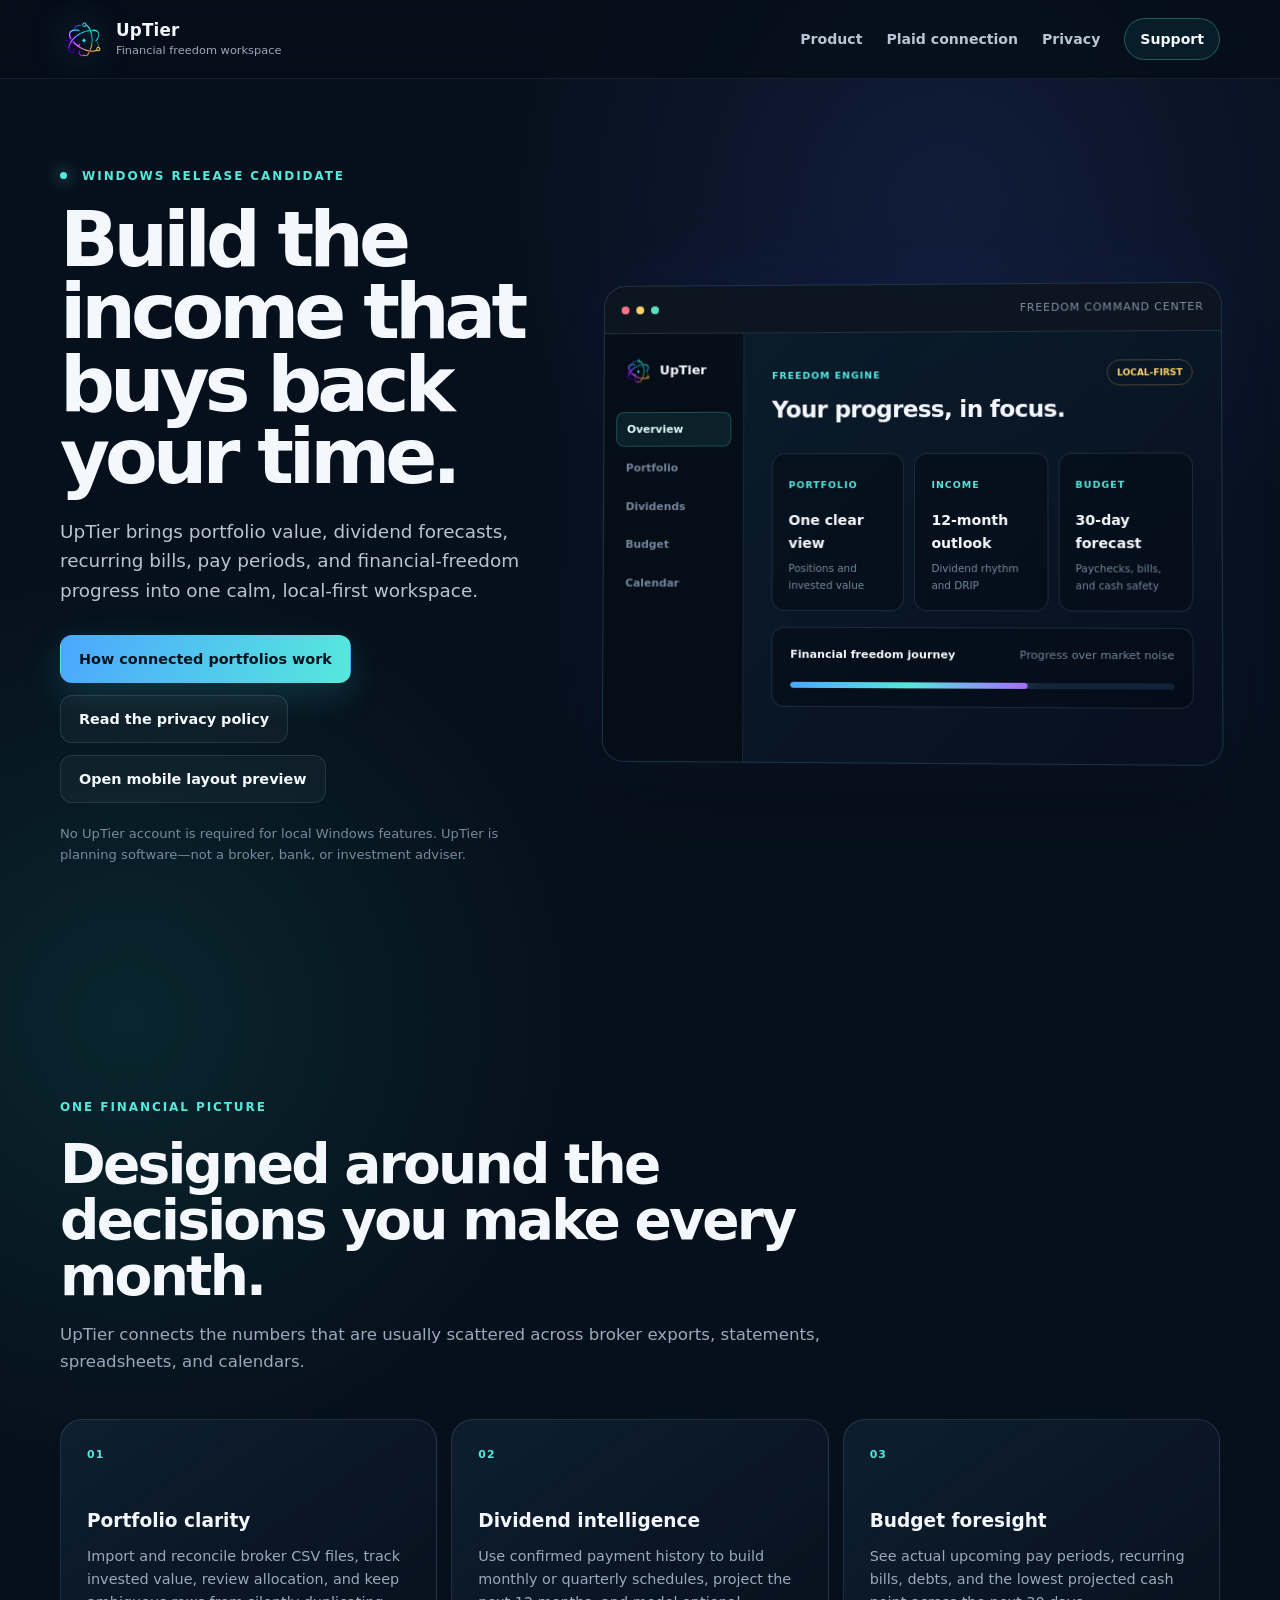
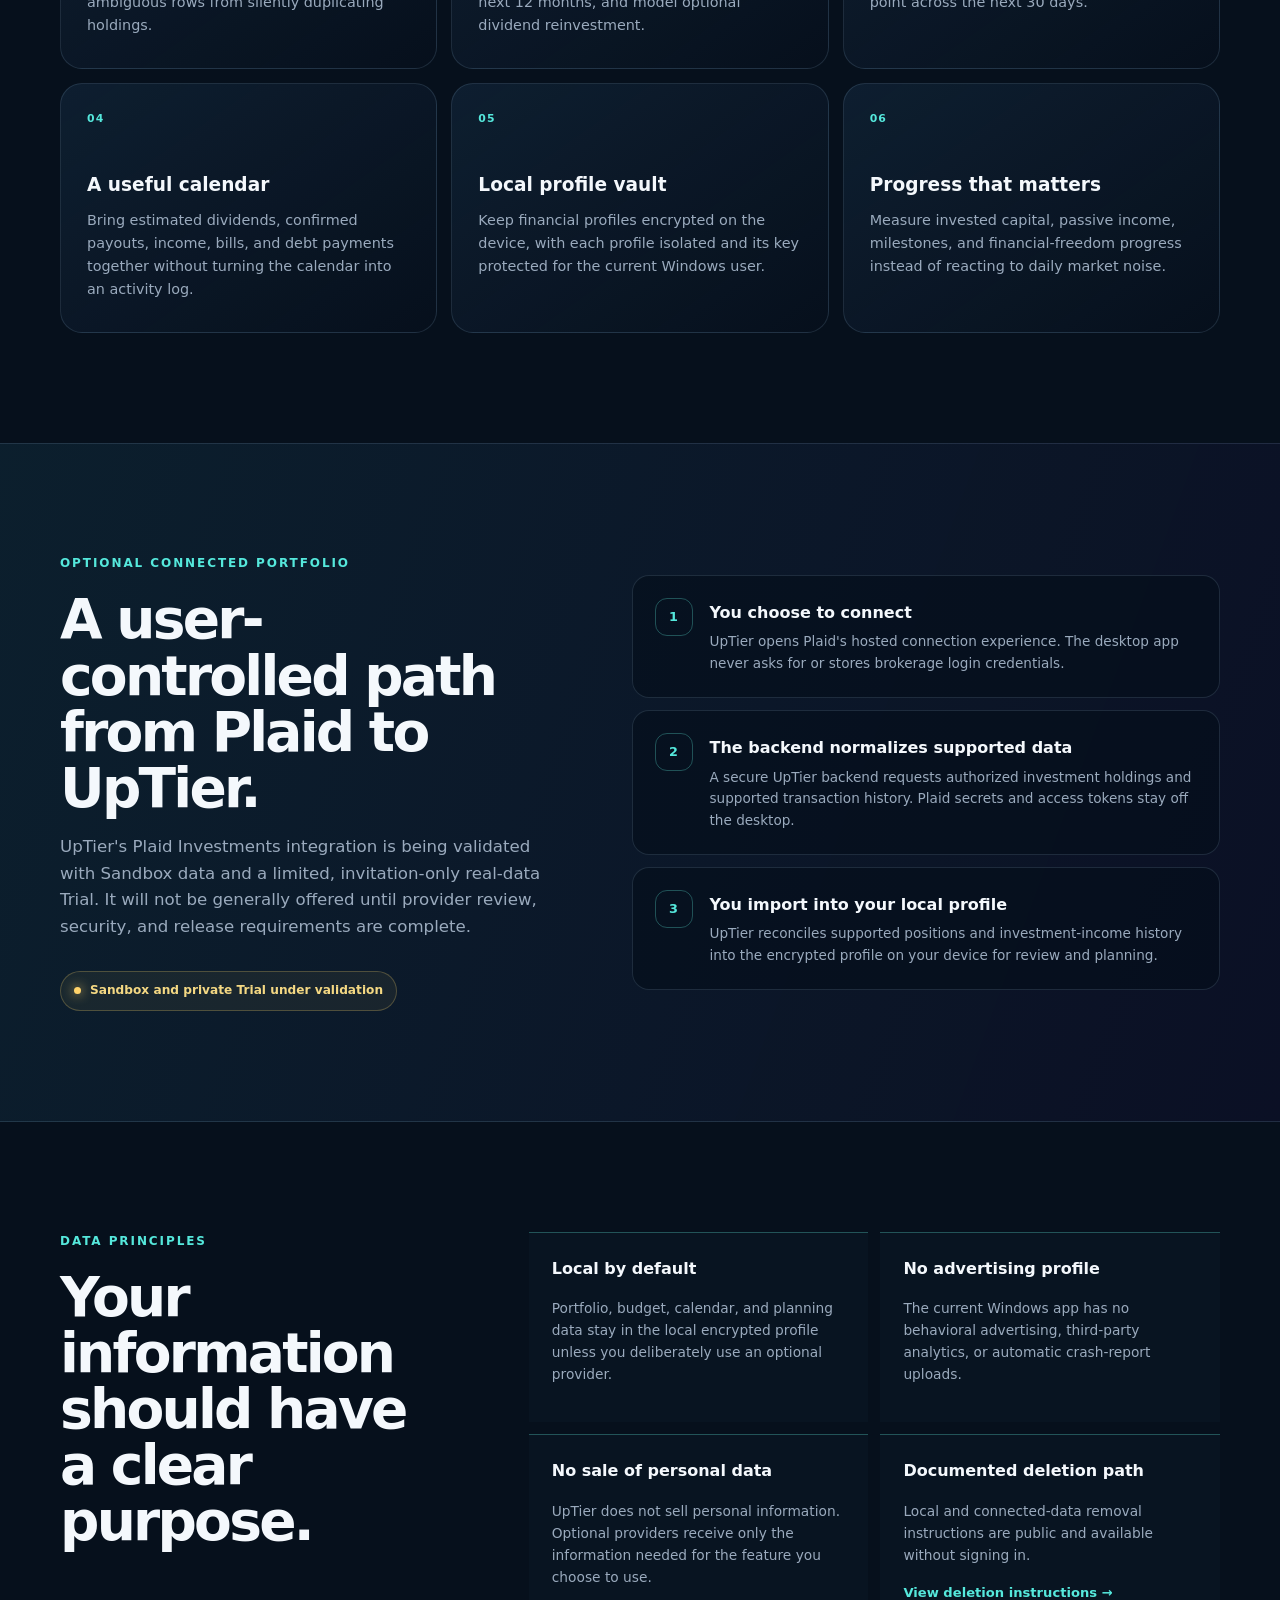
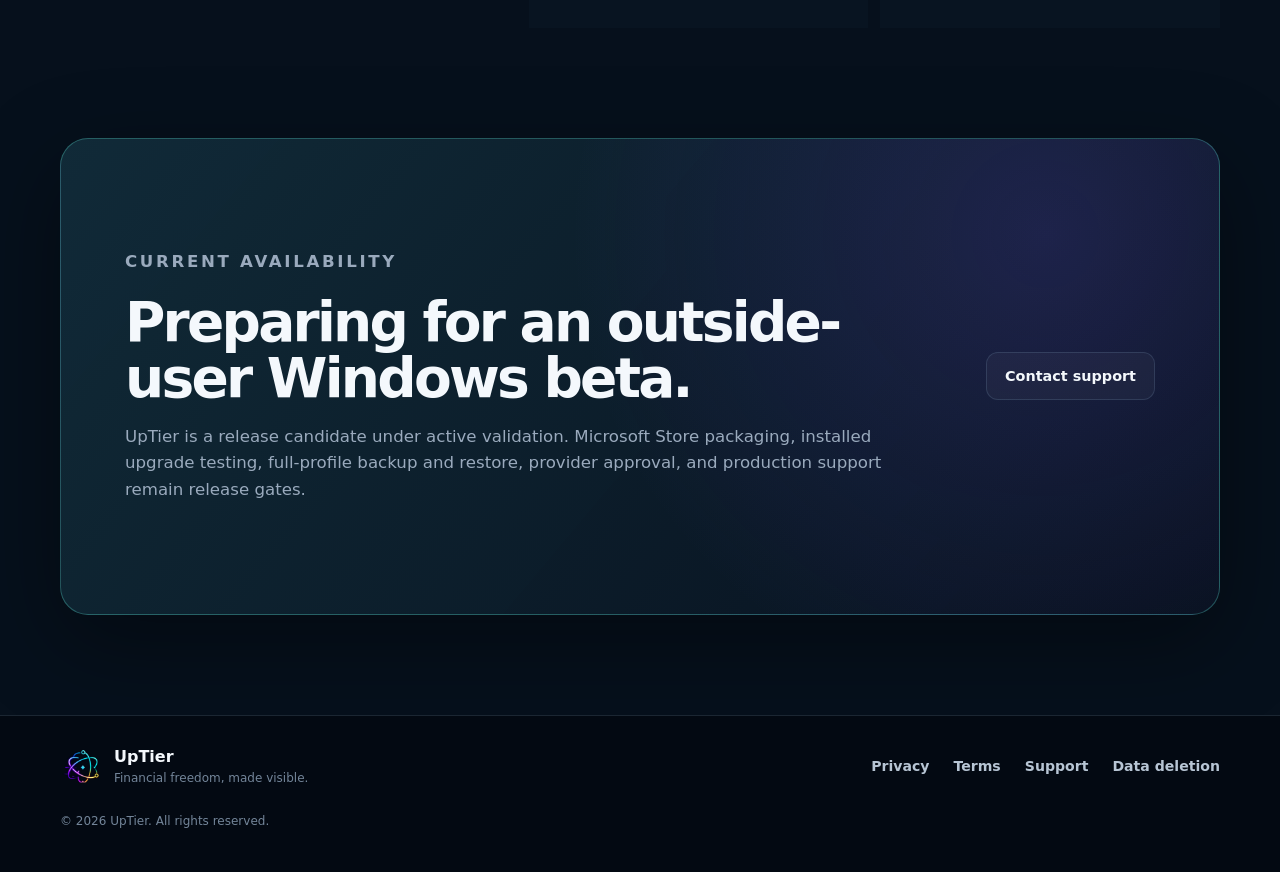
<file: index.html>
<!doctype html>
<html lang="en">
  <head>
    <meta charset="utf-8" />
    <meta name="viewport" content="width=device-width, initial-scale=1" />
    <meta name="theme-color" content="#07111f" />
    <meta name="description" content="UpTier is a local-first financial freedom workspace for portfolio, dividend, budget, and calendar planning." />
    <meta property="og:title" content="UpTier | Financial freedom, made visible" />
    <meta property="og:description" content="A local-first Windows workspace for understanding your portfolio, dividend income, budget, and progress." />
    <meta property="og:type" content="website" />
    <meta property="og:url" content="https://dhunter6409.github.io/uptier-site/" />
    <meta property="og:image" content="https://dhunter6409.github.io/uptier-site/assets/uptier-mark.png" />
    <link rel="canonical" href="https://dhunter6409.github.io/uptier-site/" />
    <link rel="icon" type="image/png" href="assets/uptier-mark.png" />
    <link rel="stylesheet" href="styles.css" />
    <title>UpTier | Financial freedom, made visible</title>
  </head>
  <body>
    <a class="skip-link" href="#main">Skip to content</a>
    <header class="site-header">
      <div class="shell nav-wrap">
        <a class="brand" href="./" aria-label="UpTier home">
          <img src="assets/uptier-mark.png" alt="" width="44" height="44" />
          <span><strong>UpTier</strong><small>Financial freedom workspace</small></span>
        </a>
        <nav aria-label="Primary navigation">
          <a href="#product">Product</a>
          <a href="#plaid">Plaid connection</a>
          <a href="privacy/">Privacy</a>
          <a class="nav-cta" href="support/">Support</a>
        </nav>
      </div>
    </header>

    <main id="main">
      <section class="hero shell">
        <div class="hero-copy">
          <p class="eyebrow"><span></span> Windows release candidate</p>
          <h1>Build the income that buys back your time.</h1>
          <p class="hero-lede">UpTier brings portfolio value, dividend forecasts, recurring bills, pay periods, and financial-freedom progress into one calm, local-first workspace.</p>
          <div class="actions">
            <a class="button primary" href="#plaid">How connected portfolios work</a>
            <a class="button secondary" href="privacy/">Read the privacy policy</a>
            <a class="button secondary" href="app-preview/">Open mobile layout preview</a>
          </div>
          <p class="hero-note">No UpTier account is required for local Windows features. UpTier is planning software—not a broker, bank, or investment adviser.</p>
        </div>

        <div class="product-window" aria-label="Illustration of the UpTier product workspace">
          <div class="window-bar"><i></i><i></i><i></i><span>Freedom command center</span></div>
          <div class="window-body">
            <aside aria-hidden="true">
              <div class="mini-brand"><img src="assets/uptier-mark.png" alt="" /><b>UpTier</b></div>
              <span class="active">Overview</span><span>Portfolio</span><span>Dividends</span><span>Budget</span><span>Calendar</span>
            </aside>
            <div class="window-content">
              <div class="preview-heading"><div><small>FREEDOM ENGINE</small><h2>Your progress, in focus.</h2></div><b>Local-first</b></div>
              <div class="metric-grid">
                <article><small>PORTFOLIO</small><strong>One clear view</strong><span>Positions and invested value</span></article>
                <article><small>INCOME</small><strong>12-month outlook</strong><span>Dividend rhythm and DRIP</span></article>
                <article><small>BUDGET</small><strong>30-day forecast</strong><span>Paychecks, bills, and cash safety</span></article>
              </div>
              <div class="preview-track"><div class="track-label"><b>Financial freedom journey</b><span>Progress over market noise</span></div><div class="track-line"><i></i></div></div>
            </div>
          </div>
        </div>
      </section>

      <section id="product" class="section shell">
        <div class="section-heading">
          <p class="eyebrow">ONE FINANCIAL PICTURE</p>
          <h2>Designed around the decisions you make every month.</h2>
          <p>UpTier connects the numbers that are usually scattered across broker exports, statements, spreadsheets, and calendars.</p>
        </div>
        <div class="feature-grid">
          <article class="feature-card"><span class="feature-number">01</span><h3>Portfolio clarity</h3><p>Import and reconcile broker CSV files, track invested value, review allocation, and keep ambiguous rows from silently duplicating holdings.</p></article>
          <article class="feature-card"><span class="feature-number">02</span><h3>Dividend intelligence</h3><p>Use confirmed payment history to build monthly or quarterly schedules, project the next 12 months, and model optional dividend reinvestment.</p></article>
          <article class="feature-card"><span class="feature-number">03</span><h3>Budget foresight</h3><p>See actual upcoming pay periods, recurring bills, debts, and the lowest projected cash point across the next 30 days.</p></article>
          <article class="feature-card"><span class="feature-number">04</span><h3>A useful calendar</h3><p>Bring estimated dividends, confirmed payouts, income, bills, and debt payments together without turning the calendar into an activity log.</p></article>
          <article class="feature-card"><span class="feature-number">05</span><h3>Local profile vault</h3><p>Keep financial profiles encrypted on the device, with each profile isolated and its key protected for the current Windows user.</p></article>
          <article class="feature-card"><span class="feature-number">06</span><h3>Progress that matters</h3><p>Measure invested capital, passive income, milestones, and financial-freedom progress instead of reacting to daily market noise.</p></article>
        </div>
      </section>

      <section id="plaid" class="section plaid-section">
        <div class="shell plaid-layout">
          <div>
            <p class="eyebrow">OPTIONAL CONNECTED PORTFOLIO</p>
            <h2>A user-controlled path from Plaid to UpTier.</h2>
            <p class="section-copy">UpTier's Plaid Investments integration is being validated with Sandbox data and a limited, invitation-only real-data Trial. It will not be generally offered until provider review, security, and release requirements are complete.</p>
            <div class="status-pill"><span></span> Sandbox and private Trial under validation</div>
          </div>
          <ol class="connection-steps">
            <li><span>1</span><div><h3>You choose to connect</h3><p>UpTier opens Plaid's hosted connection experience. The desktop app never asks for or stores brokerage login credentials.</p></div></li>
            <li><span>2</span><div><h3>The backend normalizes supported data</h3><p>A secure UpTier backend requests authorized investment holdings and supported transaction history. Plaid secrets and access tokens stay off the desktop.</p></div></li>
            <li><span>3</span><div><h3>You import into your local profile</h3><p>UpTier reconciles supported positions and investment-income history into the encrypted profile on your device for review and planning.</p></div></li>
          </ol>
        </div>
      </section>

      <section class="section shell trust-layout">
        <div class="section-heading compact"><p class="eyebrow">DATA PRINCIPLES</p><h2>Your information should have a clear purpose.</h2></div>
        <div class="trust-grid">
          <article><h3>Local by default</h3><p>Portfolio, budget, calendar, and planning data stay in the local encrypted profile unless you deliberately use an optional provider.</p></article>
          <article><h3>No advertising profile</h3><p>The current Windows app has no behavioral advertising, third-party analytics, or automatic crash-report uploads.</p></article>
          <article><h3>No sale of personal data</h3><p>UpTier does not sell personal information. Optional providers receive only the information needed for the feature you choose to use.</p></article>
          <article><h3>Documented deletion path</h3><p>Local and connected-data removal instructions are public and available without signing in.</p><a href="data-deletion/">View deletion instructions →</a></article>
        </div>
      </section>

      <section class="section shell readiness-card">
        <div><p class="eyebrow">CURRENT AVAILABILITY</p><h2>Preparing for an outside-user Windows beta.</h2><p>UpTier is a release candidate under active validation. Microsoft Store packaging, installed upgrade testing, full-profile backup and restore, provider approval, and production support remain release gates.</p></div>
        <a class="button secondary" href="support/">Contact support</a>
      </section>
    </main>

    <footer>
      <div class="shell footer-grid">
        <div class="footer-brand"><img src="assets/uptier-mark.png" alt="" width="42" height="42" /><div><b>UpTier</b><span>Financial freedom, made visible.</span></div></div>
        <nav aria-label="Legal and support"><a href="privacy/">Privacy</a><a href="terms/">Terms</a><a href="support/">Support</a><a href="data-deletion/">Data deletion</a></nav>
        <p>© 2026 UpTier. All rights reserved.</p>
      </div>
    </footer>
  </body>
</html>
</file>
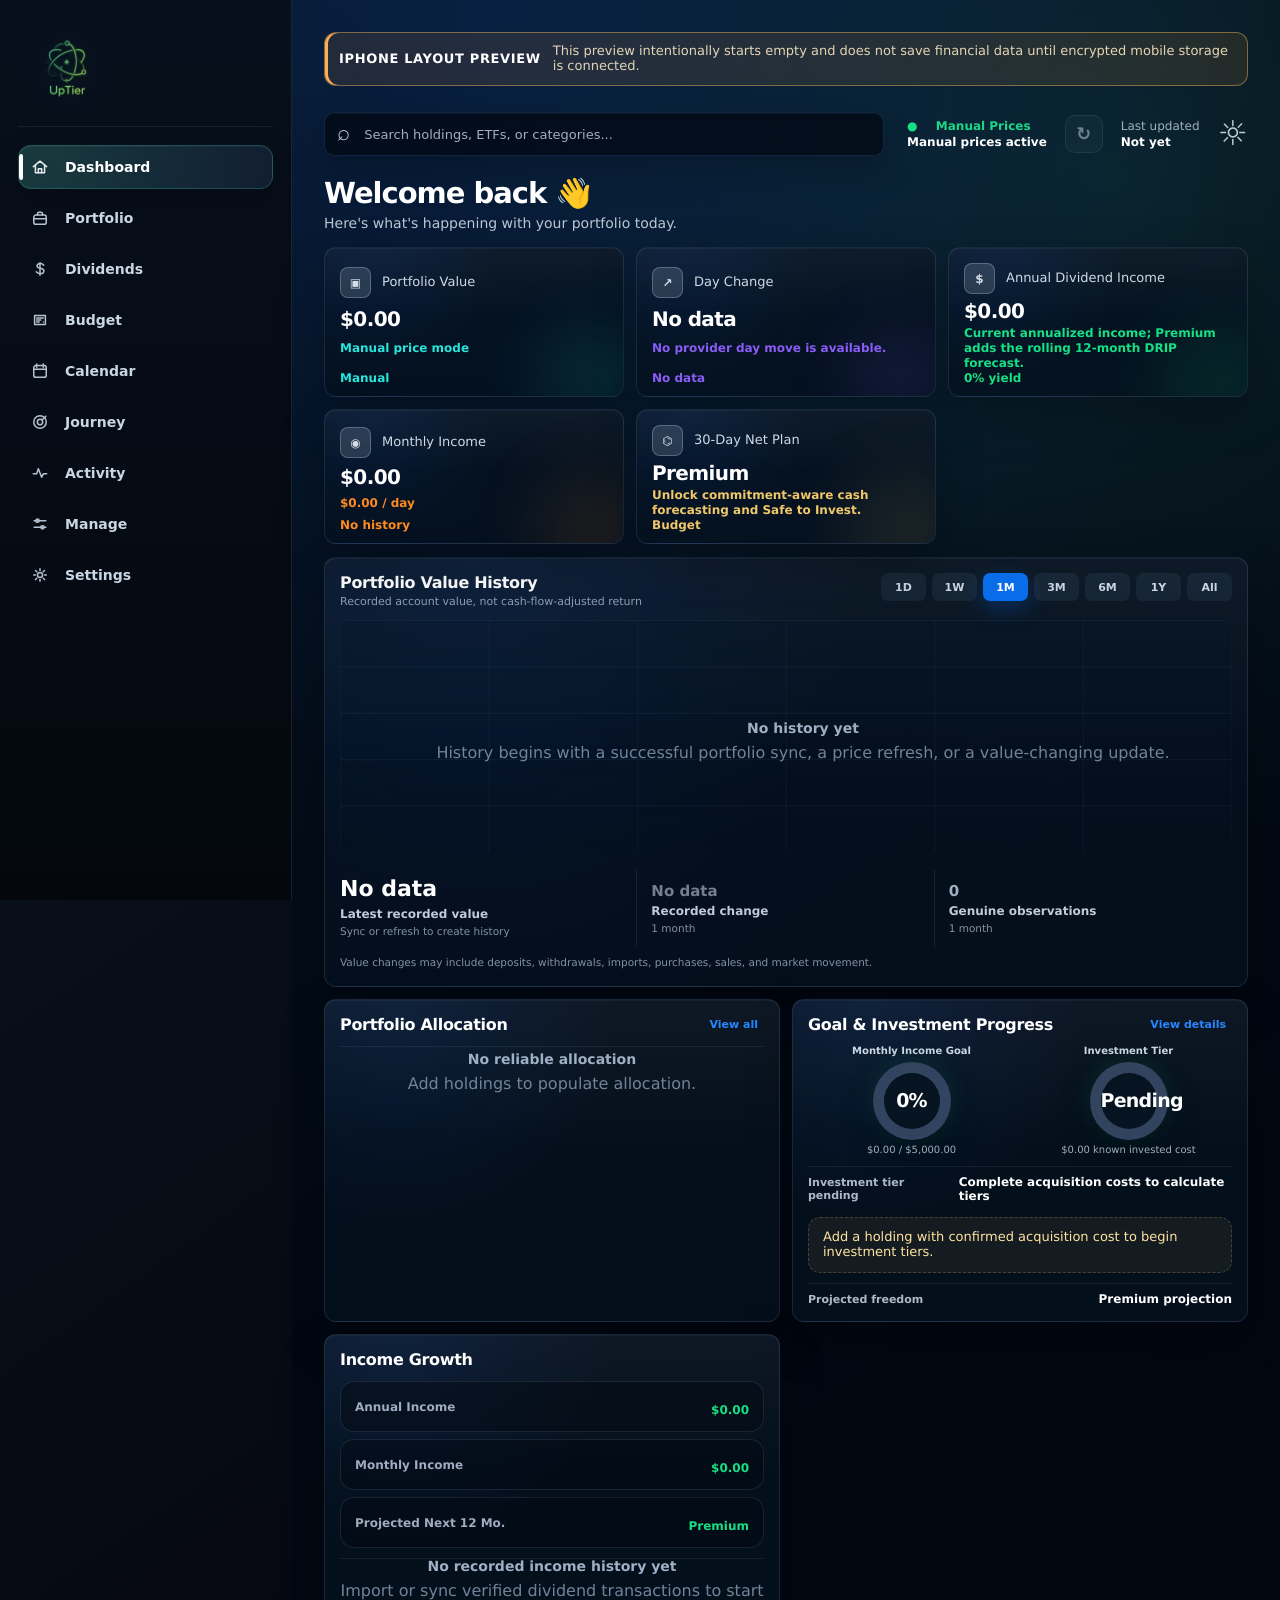
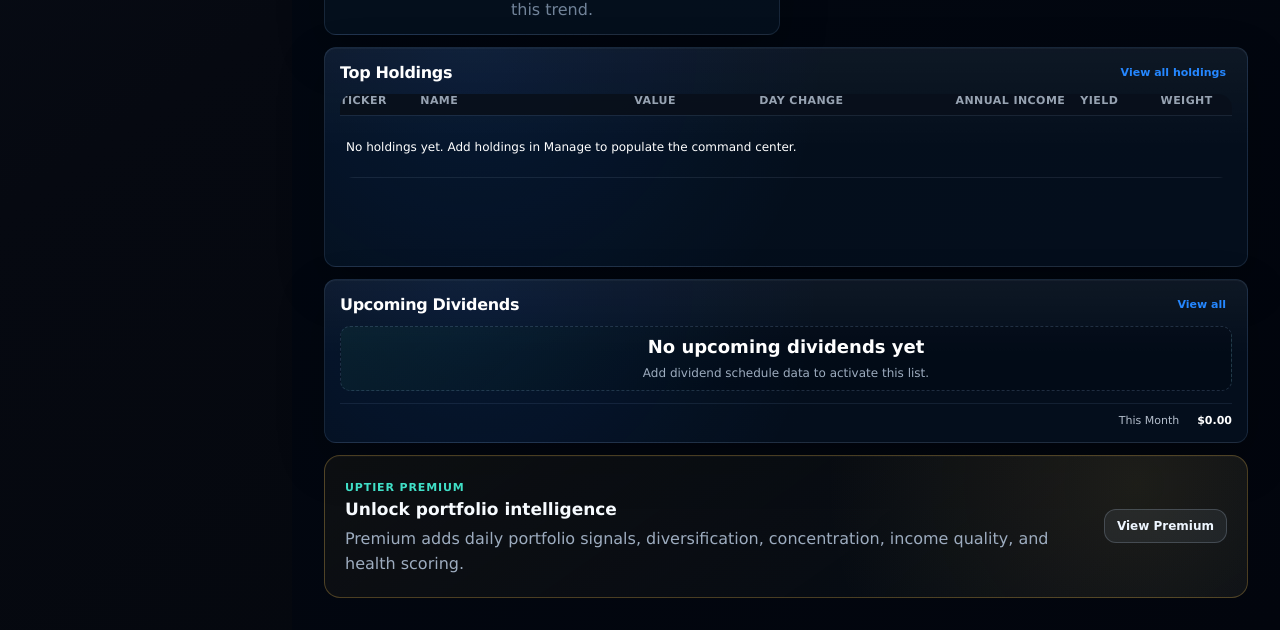
<file: app-preview/index.html>
<!doctype html>
<html lang="en">
  <head>
    <meta charset="UTF-8" />
    <meta name="viewport" content="width=device-width, initial-scale=1.0, viewport-fit=cover" />
    <meta name="robots" content="noindex,nofollow" />
    <meta name="description" content="An empty, non-persistent phone-layout preview of the UpTier financial freedom workspace." />
    <meta name="theme-color" content="#05080f" />
    <meta name="apple-mobile-web-app-capable" content="yes" />
    <meta name="apple-mobile-web-app-status-bar-style" content="black-translucent" />
    <meta name="apple-mobile-web-app-title" content="UpTier" />
    <meta http-equiv="Content-Security-Policy" content="default-src 'self'; base-uri 'none'; object-src 'none'; frame-src 'none'; script-src 'self'; style-src 'self' 'unsafe-inline'; img-src 'self' data:; font-src 'self' data:; connect-src 'self'; worker-src 'self' blob:" />
    <title>UpTier Mobile Layout Preview</title>
    <script type="module" crossorigin src="./assets/index-Dr0JVjZc.js"></script>
    <link rel="stylesheet" crossorigin href="./assets/index-CJ222twB.css" />
  </head>
  <body>
    <div id="root"></div>
  </body>
</html>
</file>
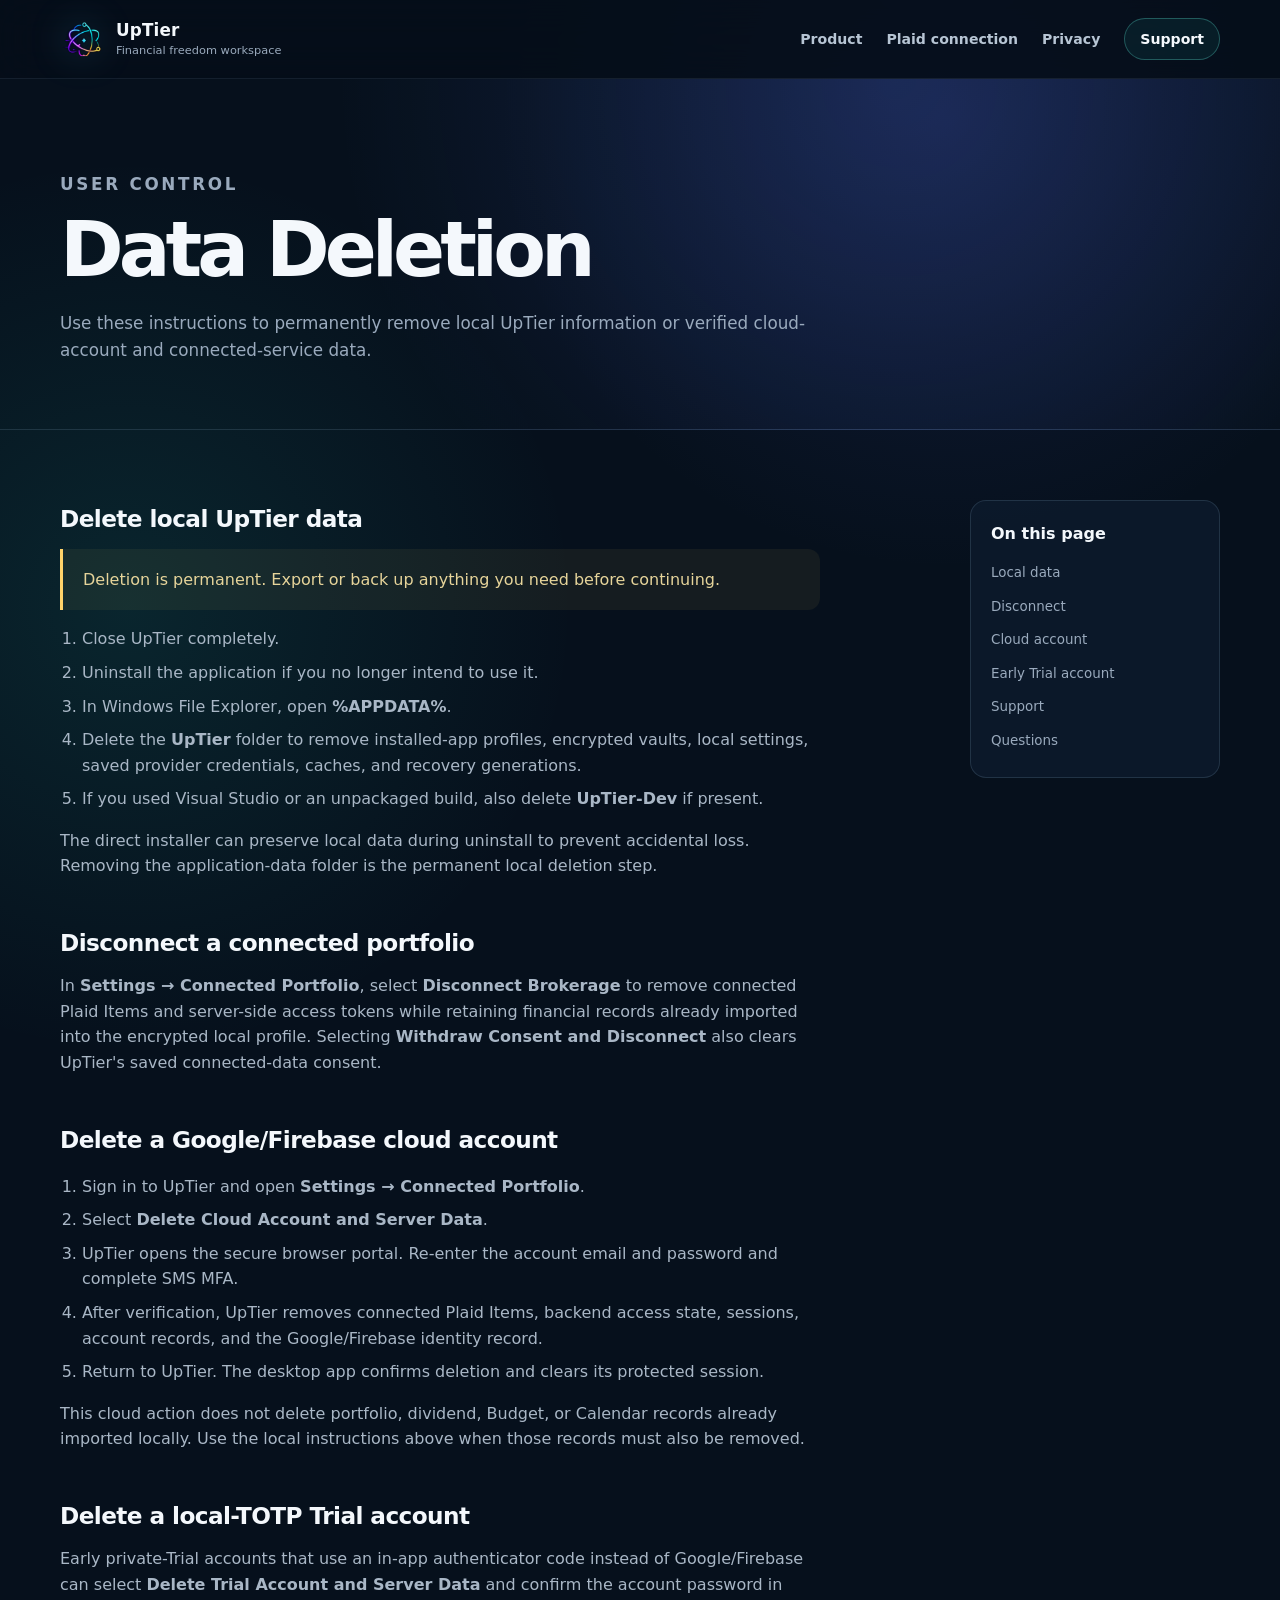
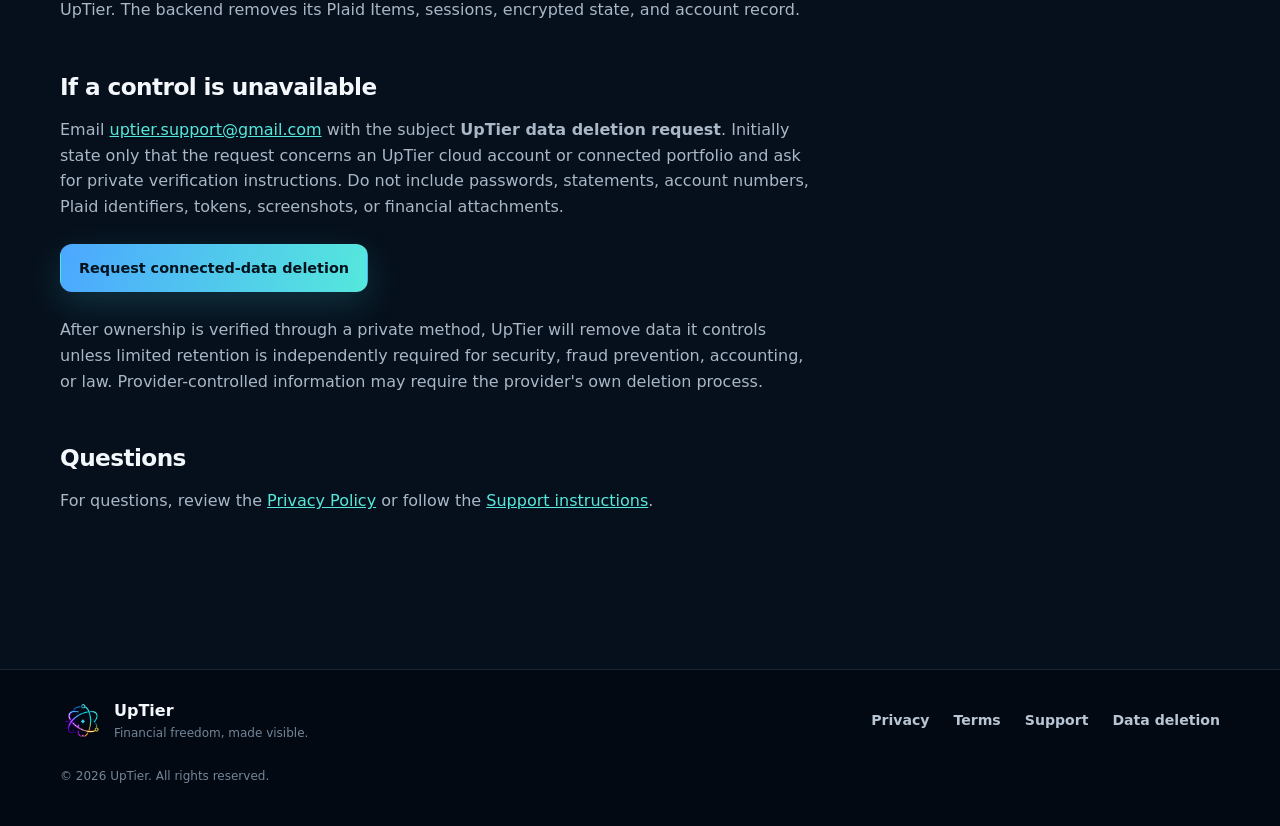
<file: data-deletion/index.html>
<!doctype html>
<html lang="en"><head><meta charset="utf-8" /><meta name="viewport" content="width=device-width, initial-scale=1" /><meta name="theme-color" content="#07111f" /><meta name="description" content="Instructions for deleting local UpTier data and verified removal of connected-service data." /><link rel="canonical" href="https://dhunter6409.github.io/uptier-site/data-deletion/" /><link rel="icon" type="image/png" href="../assets/uptier-mark.png" /><link rel="stylesheet" href="../styles.css" /><title>Data Deletion | UpTier</title></head>
  <body><a class="skip-link" href="#main">Skip to content</a><header class="site-header"><div class="shell nav-wrap"><a class="brand" href="../"><img src="../assets/uptier-mark.png" alt="" width="44" height="44" /><span><strong>UpTier</strong><small>Financial freedom workspace</small></span></a><nav aria-label="Primary navigation"><a href="../#product">Product</a><a href="../#plaid">Plaid connection</a><a href="../privacy/">Privacy</a><a class="nav-cta" href="../support/">Support</a></nav></div></header>
    <main id="main"><section class="legal-hero"><div class="shell"><p class="eyebrow">USER CONTROL</p><h1>Data Deletion</h1><p>Use these instructions to permanently remove local UpTier information or verified cloud-account and connected-service data.</p></div></section><div class="shell legal"><article class="legal-content">
      <section id="local"><h2>Delete local UpTier data</h2><p class="notice">Deletion is permanent. Export or back up anything you need before continuing.</p><ol><li>Close UpTier completely.</li><li>Uninstall the application if you no longer intend to use it.</li><li>In Windows File Explorer, open <strong>%APPDATA%</strong>.</li><li>Delete the <strong>UpTier</strong> folder to remove installed-app profiles, encrypted vaults, local settings, saved provider credentials, caches, and recovery generations.</li><li>If you used Visual Studio or an unpackaged build, also delete <strong>UpTier-Dev</strong> if present.</li></ol><p>The direct installer can preserve local data during uninstall to prevent accidental loss. Removing the application-data folder is the permanent local deletion step.</p></section>
      <section id="disconnect"><h2>Disconnect a connected portfolio</h2><p>In <strong>Settings &rarr; Connected Portfolio</strong>, select <strong>Disconnect Brokerage</strong> to remove connected Plaid Items and server-side access tokens while retaining financial records already imported into the encrypted local profile. Selecting <strong>Withdraw Consent and Disconnect</strong> also clears UpTier's saved connected-data consent.</p></section>
      <section id="firebase"><h2>Delete a Google/Firebase cloud account</h2><ol><li>Sign in to UpTier and open <strong>Settings &rarr; Connected Portfolio</strong>.</li><li>Select <strong>Delete Cloud Account and Server Data</strong>.</li><li>UpTier opens the secure browser portal. Re-enter the account email and password and complete SMS MFA.</li><li>After verification, UpTier removes connected Plaid Items, backend access state, sessions, account records, and the Google/Firebase identity record.</li><li>Return to UpTier. The desktop app confirms deletion and clears its protected session.</li></ol><p>This cloud action does not delete portfolio, dividend, Budget, or Calendar records already imported locally. Use the local instructions above when those records must also be removed.</p></section>
      <section id="legacy"><h2>Delete a local-TOTP Trial account</h2><p>Early private-Trial accounts that use an in-app authenticator code instead of Google/Firebase can select <strong>Delete Trial Account and Server Data</strong> and confirm the account password in UpTier. The backend removes its Plaid Items, sessions, encrypted state, and account record.</p></section>
      <section id="support"><h2>If a control is unavailable</h2><p>Email <a href="mailto:uptier.support@gmail.com">uptier.support@gmail.com</a> with the subject <strong>UpTier data deletion request</strong>. Initially state only that the request concerns an UpTier cloud account or connected portfolio and ask for private verification instructions. Do not include passwords, statements, account numbers, Plaid identifiers, tokens, screenshots, or financial attachments.</p><div class="support-actions"><a class="button primary" href="mailto:uptier.support@gmail.com?subject=UpTier%20data%20deletion%20request">Request connected-data deletion</a></div><p>After ownership is verified through a private method, UpTier will remove data it controls unless limited retention is independently required for security, fraud prevention, accounting, or law. Provider-controlled information may require the provider's own deletion process.</p></section>
      <section id="questions"><h2>Questions</h2><p>For questions, review the <a href="../privacy/">Privacy Policy</a> or follow the <a href="../support/">Support instructions</a>.</p></section>
    </article><aside class="legal-aside"><strong>On this page</strong><a href="#local">Local data</a><a href="#disconnect">Disconnect</a><a href="#firebase">Cloud account</a><a href="#legacy">Early Trial account</a><a href="#support">Support</a><a href="#questions">Questions</a></aside></div></main>
    <footer><div class="shell footer-grid"><div class="footer-brand"><img src="../assets/uptier-mark.png" alt="" width="42" height="42" /><div><b>UpTier</b><span>Financial freedom, made visible.</span></div></div><nav aria-label="Legal and support"><a href="../privacy/">Privacy</a><a href="../terms/">Terms</a><a href="../support/">Support</a><a href="../data-deletion/">Data deletion</a></nav><p>&copy; 2026 UpTier. All rights reserved.</p></div></footer>
  </body></html>
</file>
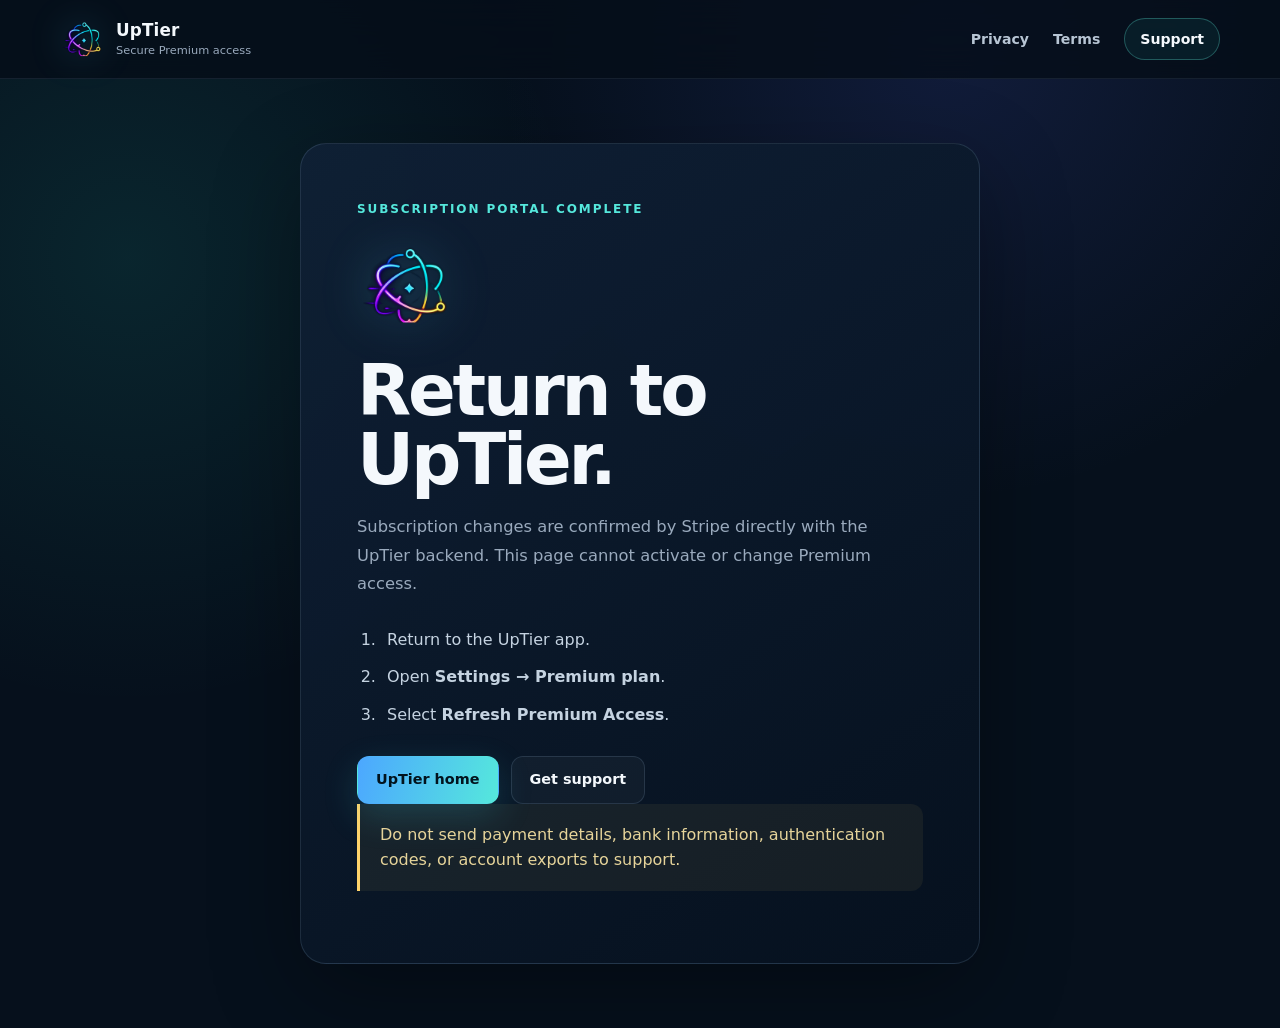
<file: premium/index.html>
<!doctype html>
<html lang="en">
  <head>
    <meta charset="utf-8" />
    <meta name="viewport" content="width=device-width, initial-scale=1" />
    <meta name="theme-color" content="#07111f" />
    <meta name="referrer" content="no-referrer" />
    <meta name="robots" content="noindex, nofollow" />
    <meta name="description" content="Return to UpTier after managing a Premium subscription." />
    <link rel="icon" type="image/png" href="../assets/uptier-mark.png" />
    <link rel="stylesheet" href="../styles.css" />
    <title>Return to UpTier | Premium</title>
  </head>
  <body>
    <a class="skip-link" href="#main">Skip to confirmation</a>
    <header class="site-header"><div class="shell nav-wrap"><a class="brand" href="../"><img src="../assets/uptier-mark.png" alt="" width="44" height="44" /><span><strong>UpTier</strong><small>Secure Premium access</small></span></a><nav aria-label="Support navigation"><a href="../privacy/">Privacy</a><a href="../terms/">Terms</a><a class="nav-cta" href="../support/">Support</a></nav></div></header>
    <main id="main" class="return-shell">
      <section class="return-card" aria-labelledby="return-title">
        <p class="eyebrow">SUBSCRIPTION PORTAL COMPLETE</p>
        <img src="../assets/uptier-mark.png" alt="" width="96" height="96" />
        <h1 id="return-title">Return to UpTier.</h1>
        <p>Subscription changes are confirmed by Stripe directly with the UpTier backend. This page cannot activate or change Premium access.</p>
        <ol><li>Return to the UpTier app.</li><li>Open <strong>Settings → Premium plan</strong>.</li><li>Select <strong>Refresh Premium Access</strong>.</li></ol>
        <div class="return-actions"><a class="button primary" href="../">UpTier home</a><a class="button secondary" href="../support/">Get support</a></div>
        <p class="notice">Do not send payment details, bank information, authentication codes, or account exports to support.</p>
      </section>
    </main>
  </body>
</html>
</file>
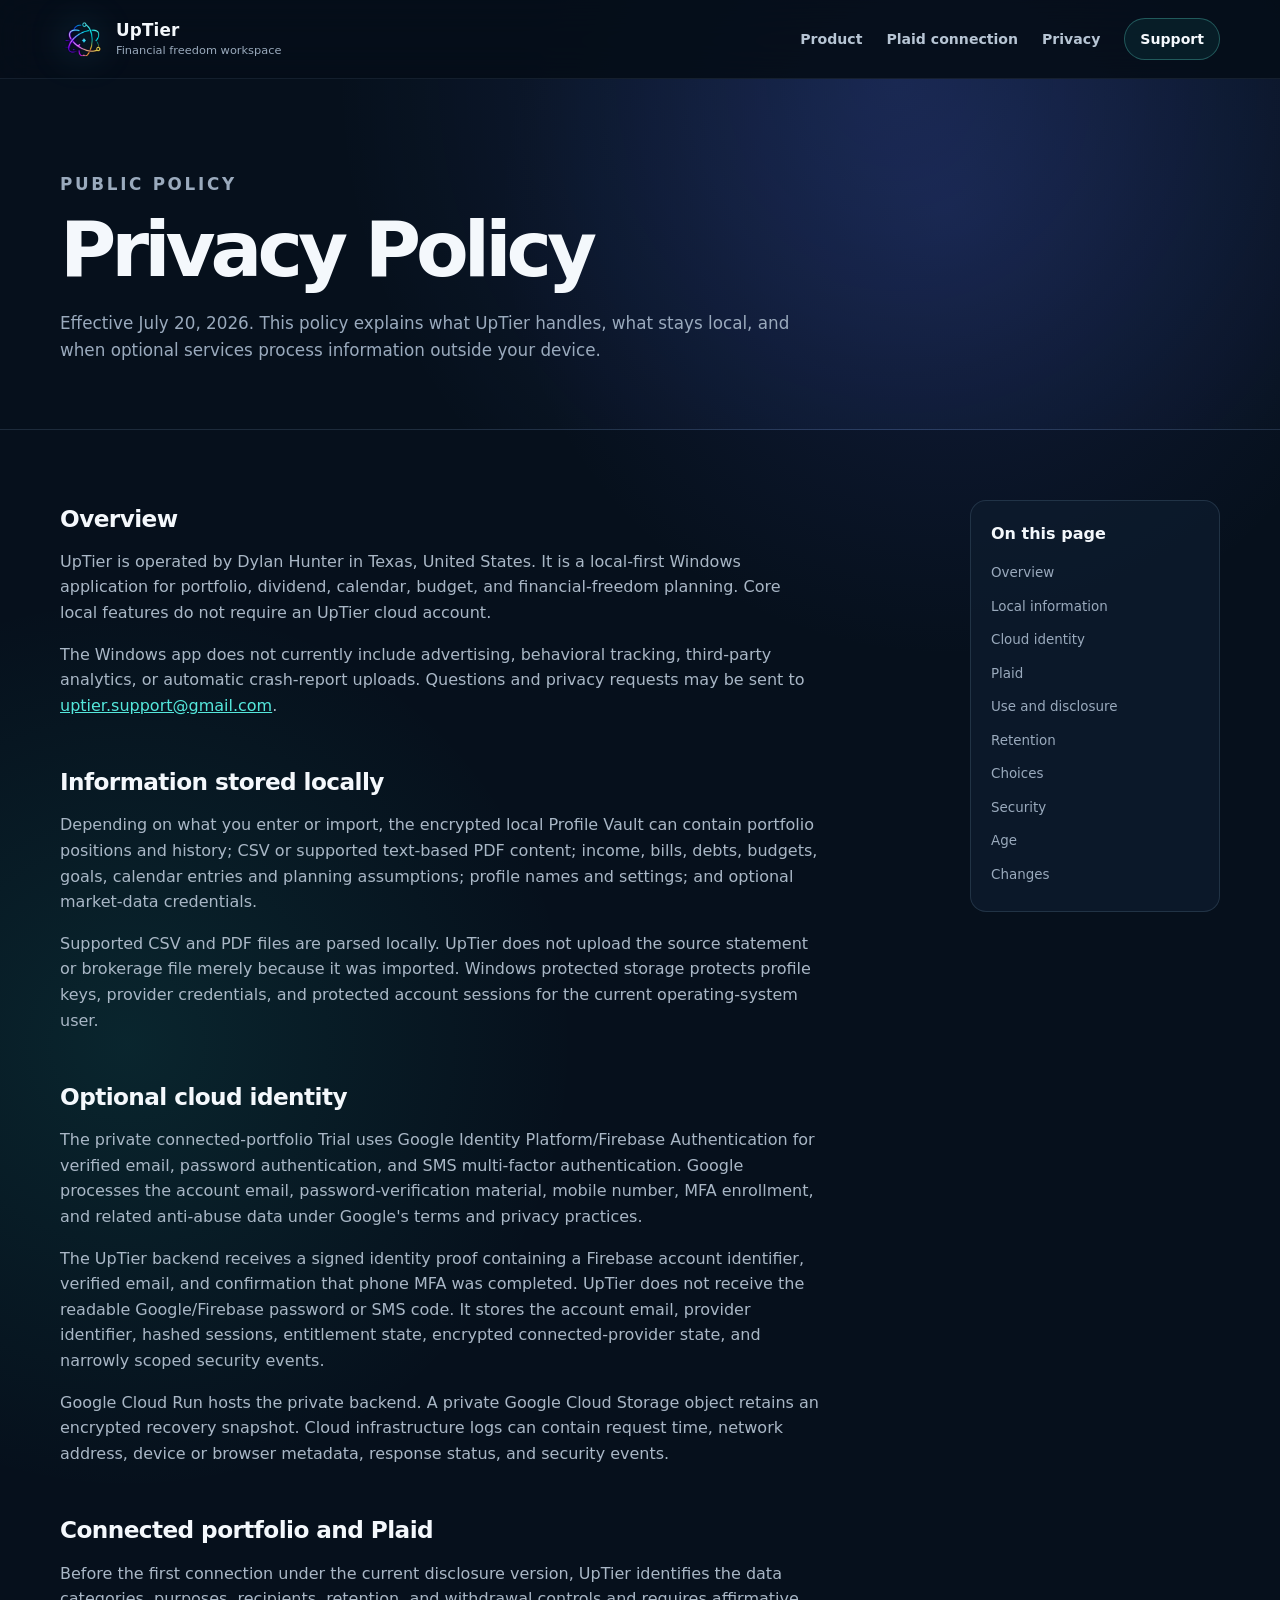
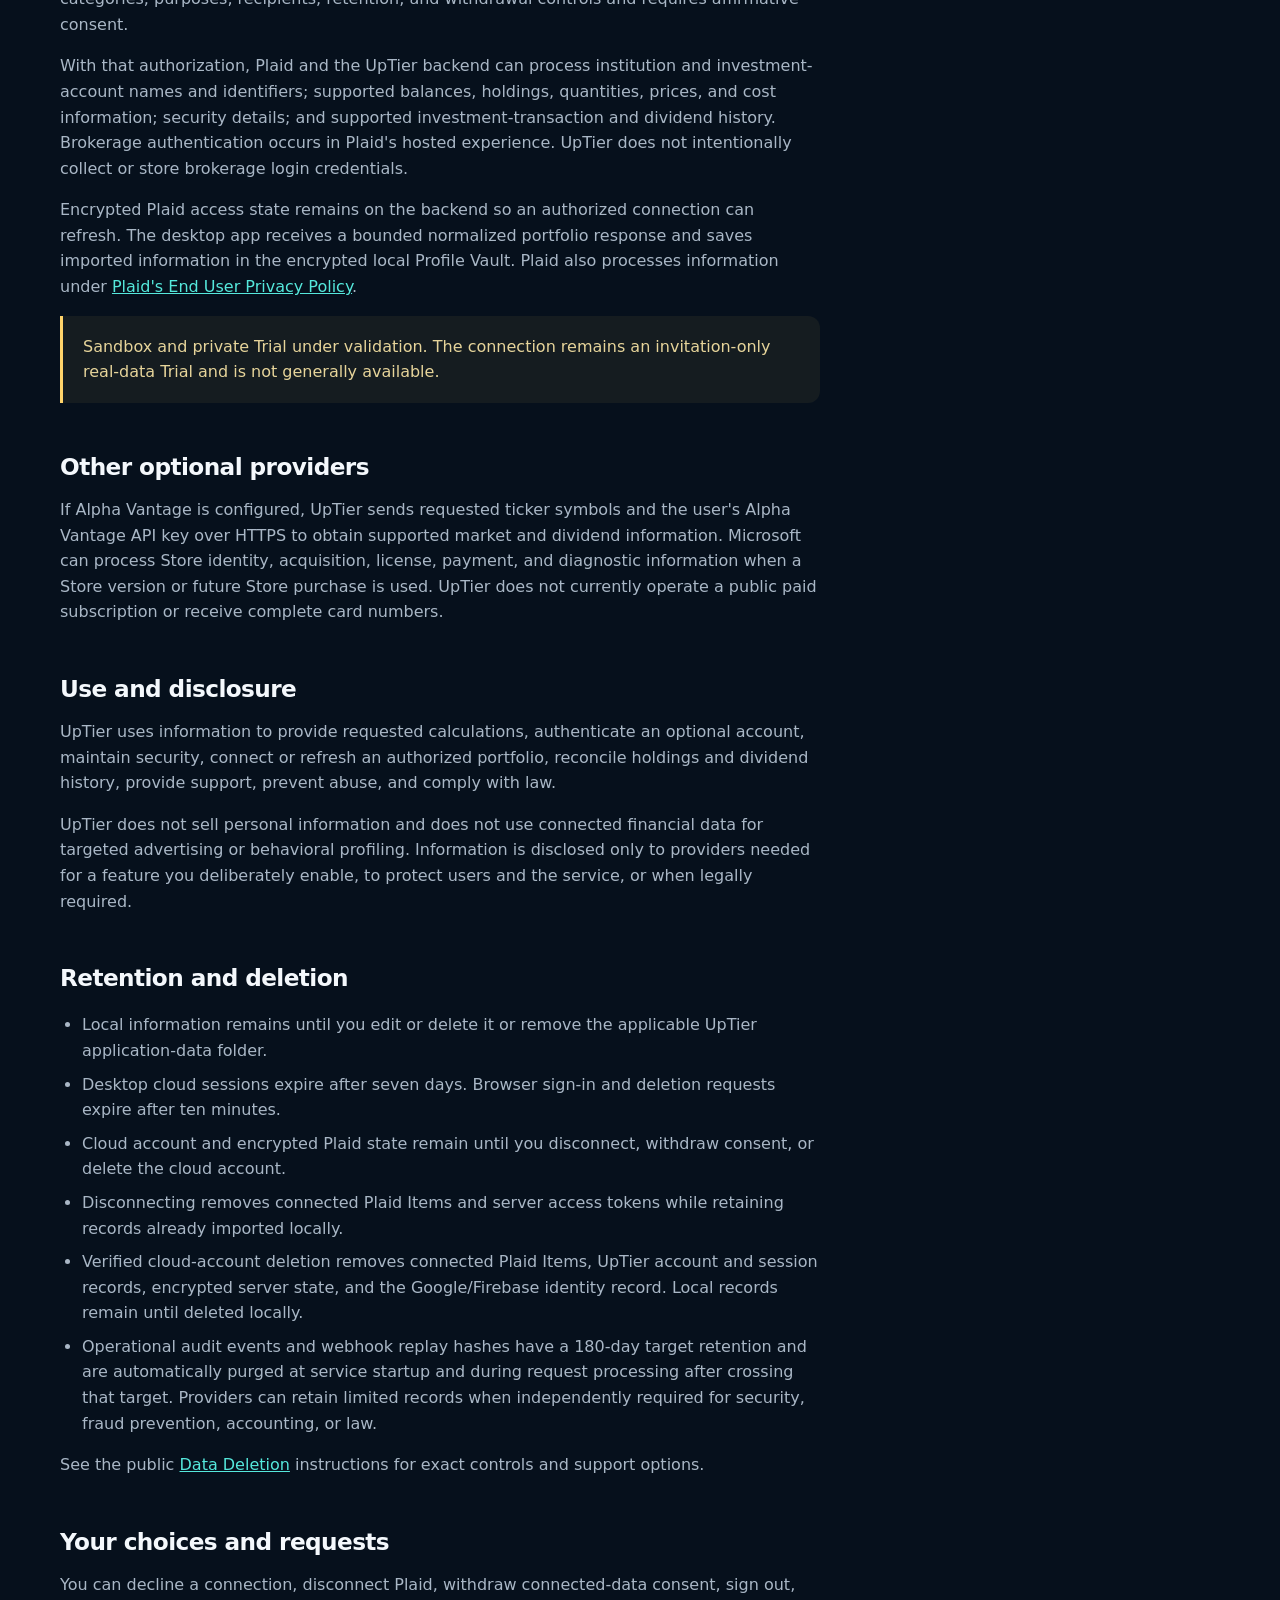
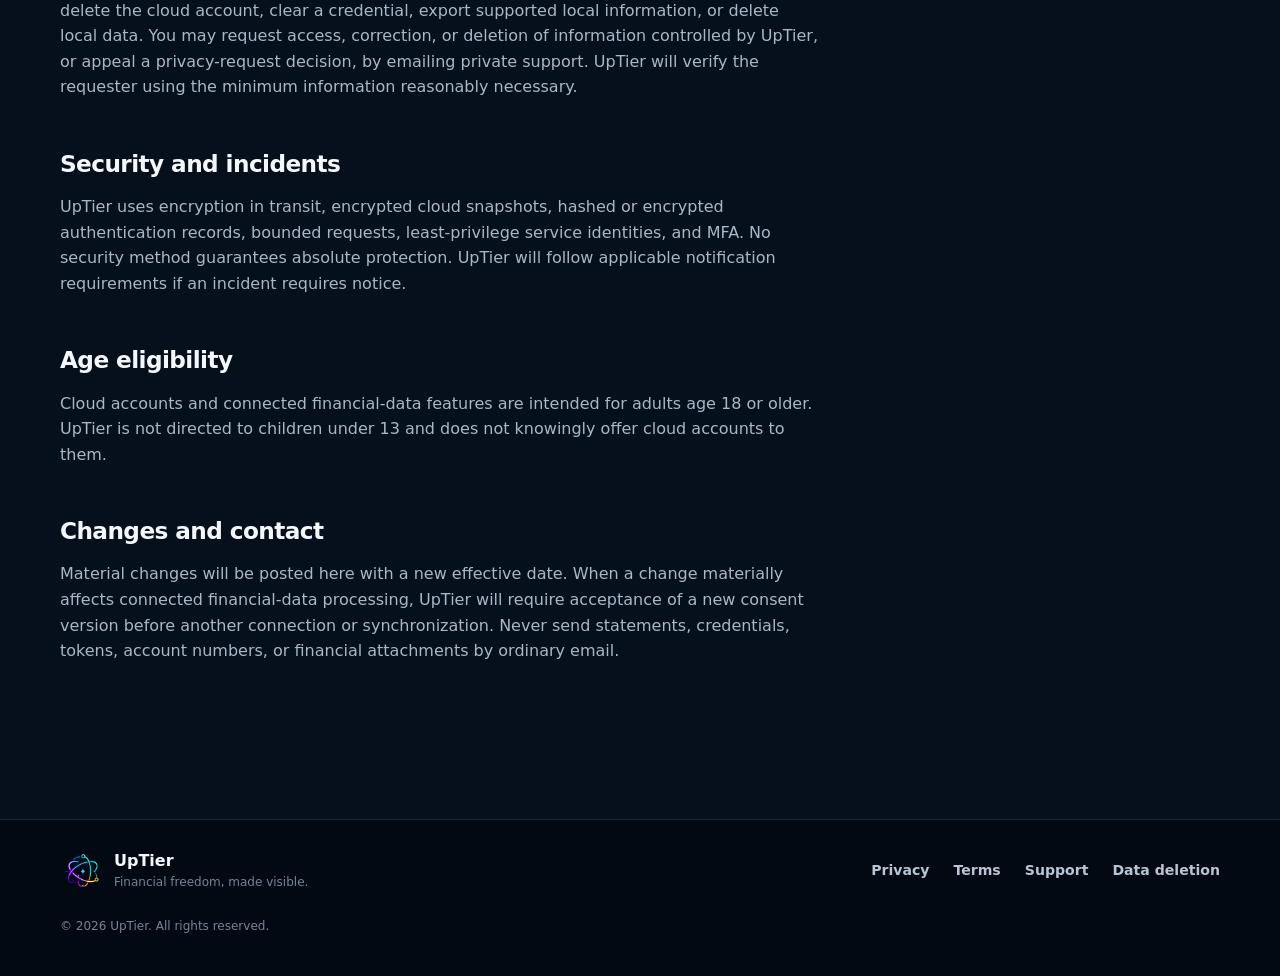
<file: privacy/index.html>
<!doctype html>
<html lang="en">
  <head>
    <meta charset="utf-8" /><meta name="viewport" content="width=device-width, initial-scale=1" /><meta name="theme-color" content="#07111f" />
    <meta name="description" content="UpTier Privacy Policy, including local storage, cloud identity, and optional Plaid and market-data integrations." />
    <link rel="canonical" href="https://dhunter6409.github.io/uptier-site/privacy/" /><link rel="icon" type="image/png" href="../assets/uptier-mark.png" /><link rel="stylesheet" href="../styles.css" />
    <title>Privacy Policy | UpTier</title>
  </head>
  <body><a class="skip-link" href="#main">Skip to content</a>
    <header class="site-header"><div class="shell nav-wrap"><a class="brand" href="../"><img src="../assets/uptier-mark.png" alt="" width="44" height="44" /><span><strong>UpTier</strong><small>Financial freedom workspace</small></span></a><nav aria-label="Primary navigation"><a href="../#product">Product</a><a href="../#plaid">Plaid connection</a><a href="../privacy/">Privacy</a><a class="nav-cta" href="../support/">Support</a></nav></div></header>
    <main id="main"><section class="legal-hero"><div class="shell"><p class="eyebrow">PUBLIC POLICY</p><h1>Privacy Policy</h1><p>Effective July 20, 2026. This policy explains what UpTier handles, what stays local, and when optional services process information outside your device.</p></div></section>
      <div class="shell legal"><article class="legal-content">
        <section id="overview"><h2>Overview</h2><p>UpTier is operated by Dylan Hunter in Texas, United States. It is a local-first Windows application for portfolio, dividend, calendar, budget, and financial-freedom planning. Core local features do not require an UpTier cloud account.</p><p>The Windows app does not currently include advertising, behavioral tracking, third-party analytics, or automatic crash-report uploads. Questions and privacy requests may be sent to <a href="mailto:uptier.support@gmail.com">uptier.support@gmail.com</a>.</p></section>
        <section id="local"><h2>Information stored locally</h2><p>Depending on what you enter or import, the encrypted local Profile Vault can contain portfolio positions and history; CSV or supported text-based PDF content; income, bills, debts, budgets, goals, calendar entries and planning assumptions; profile names and settings; and optional market-data credentials.</p><p>Supported CSV and PDF files are parsed locally. UpTier does not upload the source statement or brokerage file merely because it was imported. Windows protected storage protects profile keys, provider credentials, and protected account sessions for the current operating-system user.</p></section>
        <section id="identity"><h2>Optional cloud identity</h2><p>The private connected-portfolio Trial uses Google Identity Platform/Firebase Authentication for verified email, password authentication, and SMS multi-factor authentication. Google processes the account email, password-verification material, mobile number, MFA enrollment, and related anti-abuse data under Google's terms and privacy practices.</p><p>The UpTier backend receives a signed identity proof containing a Firebase account identifier, verified email, and confirmation that phone MFA was completed. UpTier does not receive the readable Google/Firebase password or SMS code. It stores the account email, provider identifier, hashed sessions, entitlement state, encrypted connected-provider state, and narrowly scoped security events.</p><p>Google Cloud Run hosts the private backend. A private Google Cloud Storage object retains an encrypted recovery snapshot. Cloud infrastructure logs can contain request time, network address, device or browser metadata, response status, and security events.</p></section>
        <section id="plaid"><h2>Connected portfolio and Plaid</h2><p>Before the first connection under the current disclosure version, UpTier identifies the data categories, purposes, recipients, retention, and withdrawal controls and requires affirmative consent.</p><p>With that authorization, Plaid and the UpTier backend can process institution and investment-account names and identifiers; supported balances, holdings, quantities, prices, and cost information; security details; and supported investment-transaction and dividend history. Brokerage authentication occurs in Plaid's hosted experience. UpTier does not intentionally collect or store brokerage login credentials.</p><p>Encrypted Plaid access state remains on the backend so an authorized connection can refresh. The desktop app receives a bounded normalized portfolio response and saves imported information in the encrypted local Profile Vault. Plaid also processes information under <a href="https://plaid.com/legal/#end-user-privacy-policy" rel="noopener noreferrer">Plaid's End User Privacy Policy</a>.</p><p class="notice">Sandbox and private Trial under validation. The connection remains an invitation-only real-data Trial and is not generally available.</p></section>
        <section id="providers"><h2>Other optional providers</h2><p>If Alpha Vantage is configured, UpTier sends requested ticker symbols and the user's Alpha Vantage API key over HTTPS to obtain supported market and dividend information. Microsoft can process Store identity, acquisition, license, payment, and diagnostic information when a Store version or future Store purchase is used. UpTier does not currently operate a public paid subscription or receive complete card numbers.</p></section>
        <section id="use"><h2>Use and disclosure</h2><p>UpTier uses information to provide requested calculations, authenticate an optional account, maintain security, connect or refresh an authorized portfolio, reconcile holdings and dividend history, provide support, prevent abuse, and comply with law.</p><p>UpTier does not sell personal information and does not use connected financial data for targeted advertising or behavioral profiling. Information is disclosed only to providers needed for a feature you deliberately enable, to protect users and the service, or when legally required.</p></section>
        <section id="retention"><h2>Retention and deletion</h2><ul><li>Local information remains until you edit or delete it or remove the applicable UpTier application-data folder.</li><li>Desktop cloud sessions expire after seven days. Browser sign-in and deletion requests expire after ten minutes.</li><li>Cloud account and encrypted Plaid state remain until you disconnect, withdraw consent, or delete the cloud account.</li><li>Disconnecting removes connected Plaid Items and server access tokens while retaining records already imported locally.</li><li>Verified cloud-account deletion removes connected Plaid Items, UpTier account and session records, encrypted server state, and the Google/Firebase identity record. Local records remain until deleted locally.</li><li>Operational audit events and webhook replay hashes have a 180-day target retention and are automatically purged at service startup and during request processing after crossing that target. Providers can retain limited records when independently required for security, fraud prevention, accounting, or law.</li></ul><p>See the public <a href="../data-deletion/">Data Deletion</a> instructions for exact controls and support options.</p></section>
        <section id="choices"><h2>Your choices and requests</h2><p>You can decline a connection, disconnect Plaid, withdraw connected-data consent, sign out, delete the cloud account, clear a credential, export supported local information, or delete local data. You may request access, correction, or deletion of information controlled by UpTier, or appeal a privacy-request decision, by emailing private support. UpTier will verify the requester using the minimum information reasonably necessary.</p></section>
        <section id="security"><h2>Security and incidents</h2><p>UpTier uses encryption in transit, encrypted cloud snapshots, hashed or encrypted authentication records, bounded requests, least-privilege service identities, and MFA. No security method guarantees absolute protection. UpTier will follow applicable notification requirements if an incident requires notice.</p></section>
        <section id="age"><h2>Age eligibility</h2><p>Cloud accounts and connected financial-data features are intended for adults age 18 or older. UpTier is not directed to children under 13 and does not knowingly offer cloud accounts to them.</p></section>
        <section id="changes"><h2>Changes and contact</h2><p>Material changes will be posted here with a new effective date. When a change materially affects connected financial-data processing, UpTier will require acceptance of a new consent version before another connection or synchronization. Never send statements, credentials, tokens, account numbers, or financial attachments by ordinary email.</p></section>
      </article><aside class="legal-aside"><strong>On this page</strong><a href="#overview">Overview</a><a href="#local">Local information</a><a href="#identity">Cloud identity</a><a href="#plaid">Plaid</a><a href="#use">Use and disclosure</a><a href="#retention">Retention</a><a href="#choices">Choices</a><a href="#security">Security</a><a href="#age">Age</a><a href="#changes">Changes</a></aside></div>
    </main><footer><div class="shell footer-grid"><div class="footer-brand"><img src="../assets/uptier-mark.png" alt="" width="42" height="42" /><div><b>UpTier</b><span>Financial freedom, made visible.</span></div></div><nav aria-label="Legal and support"><a href="../privacy/">Privacy</a><a href="../terms/">Terms</a><a href="../support/">Support</a><a href="../data-deletion/">Data deletion</a></nav><p>&copy; 2026 UpTier. All rights reserved.</p></div></footer>
  </body>
</html>
</file>
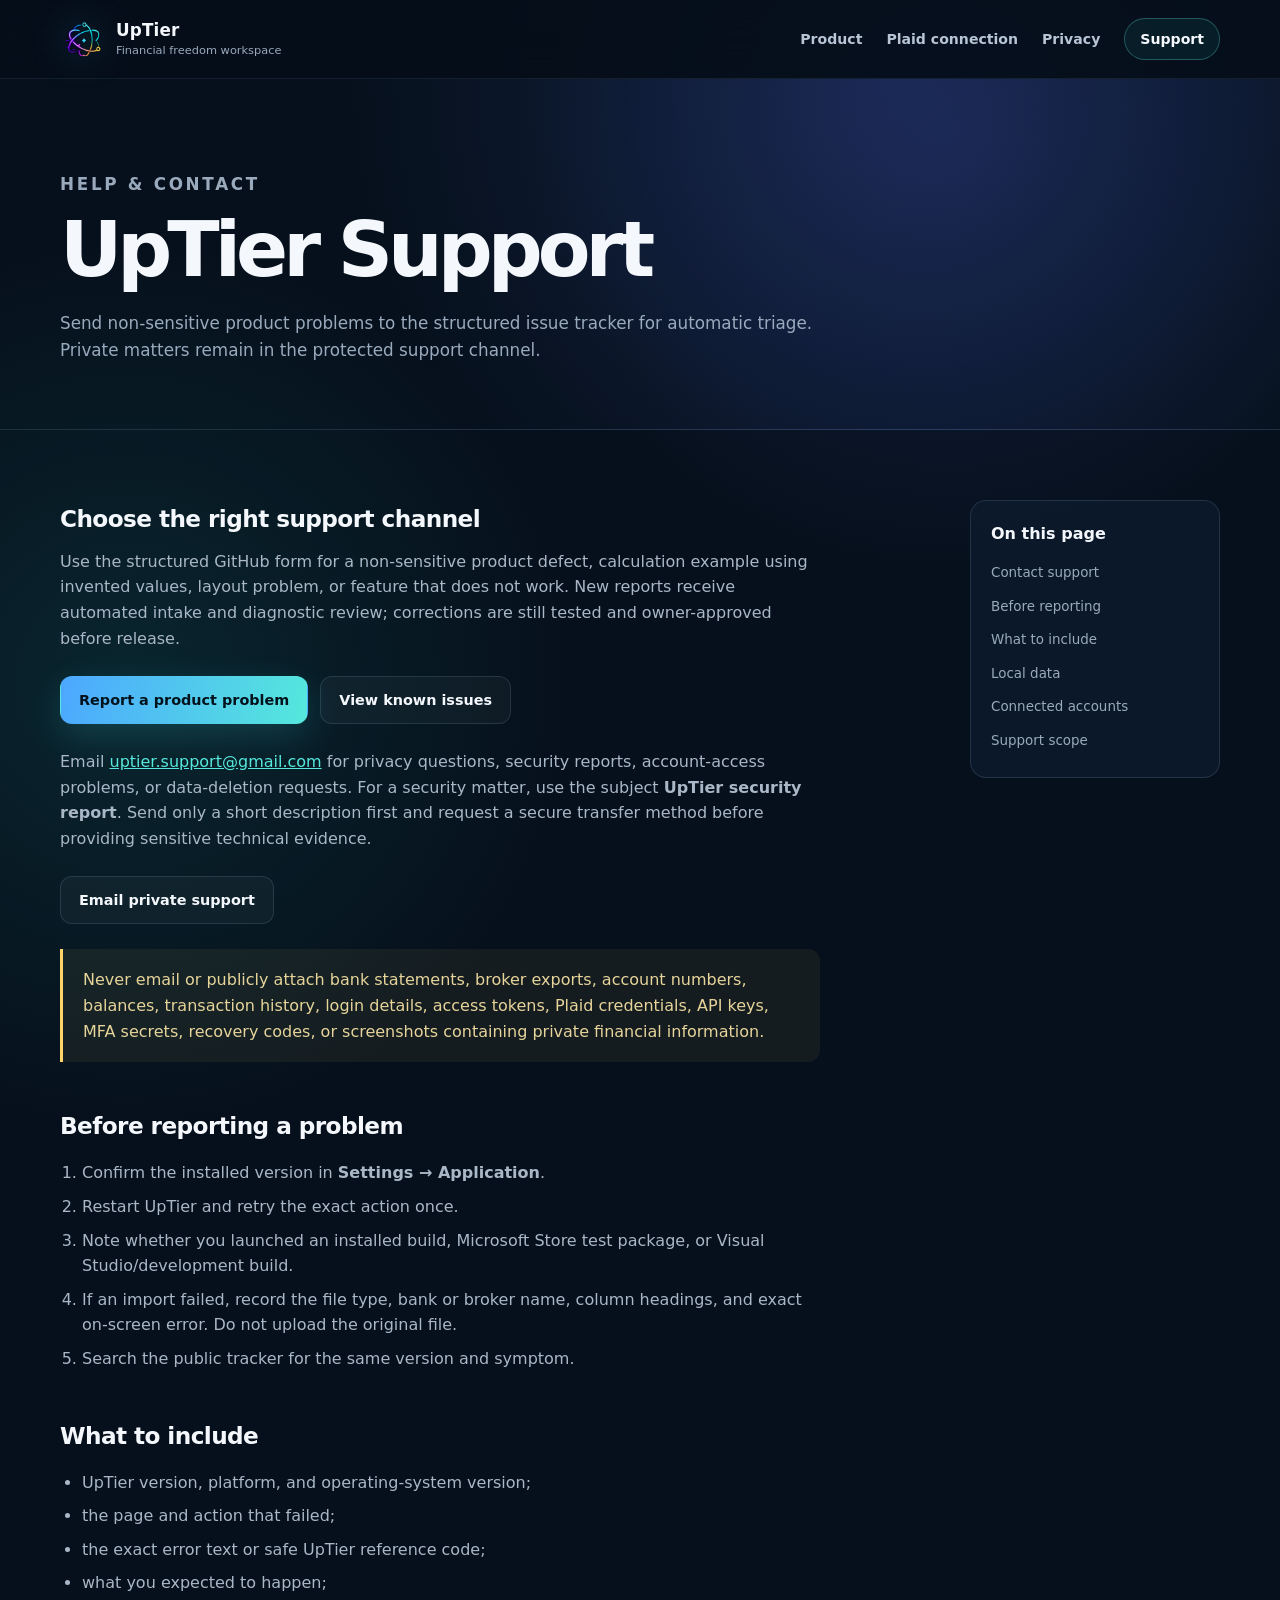
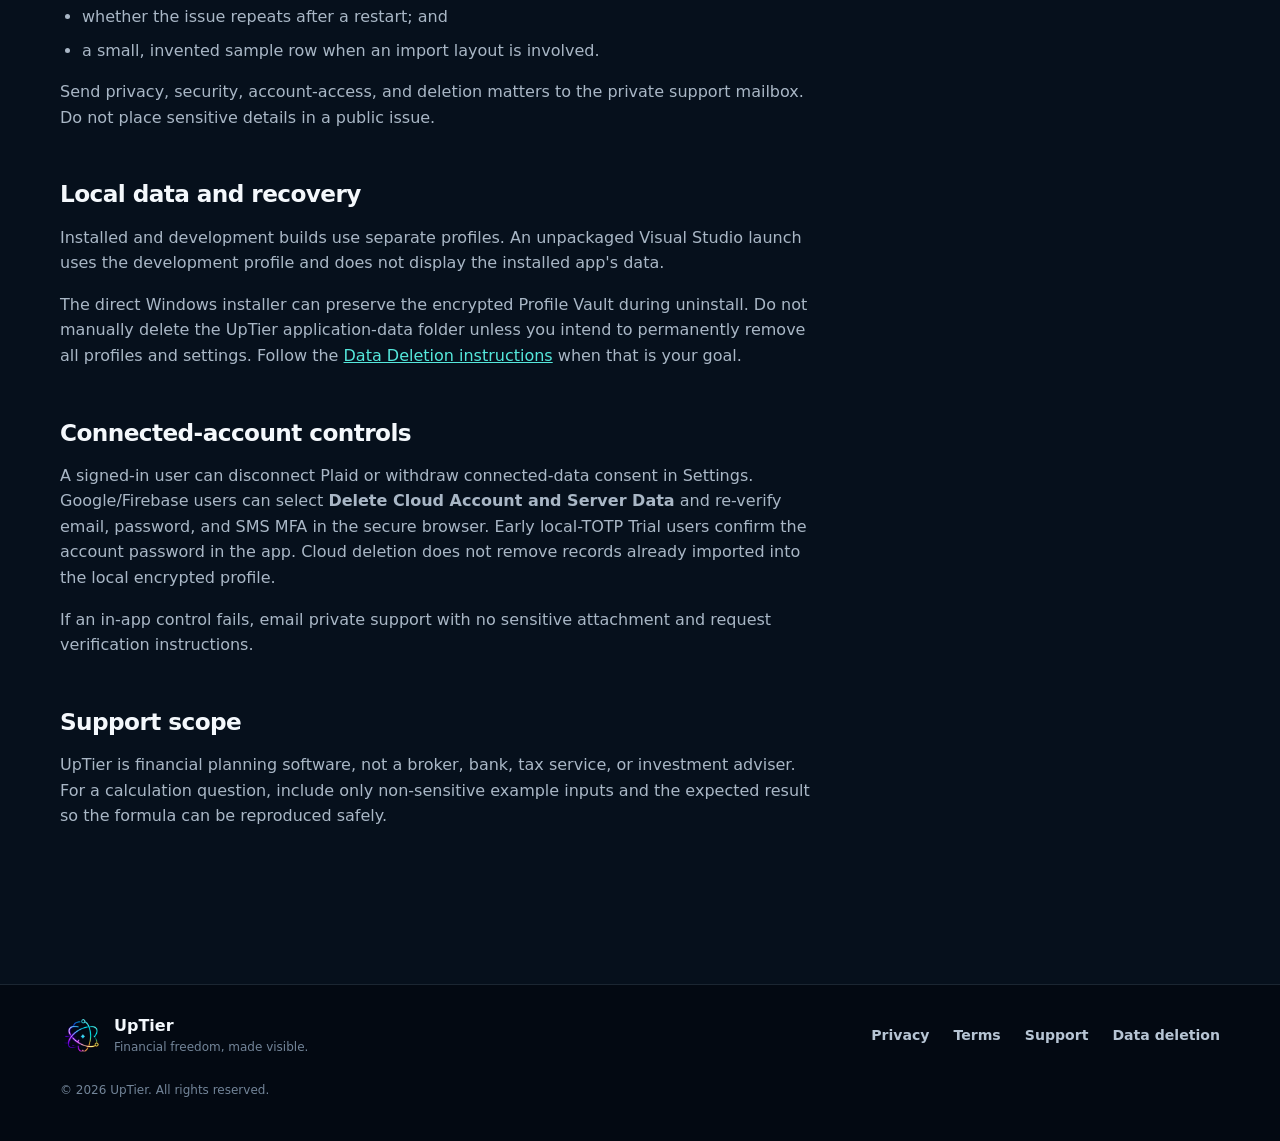
<file: support/index.html>
<!doctype html>
<html lang="en"><head><meta charset="utf-8" /><meta name="viewport" content="width=device-width, initial-scale=1" /><meta name="theme-color" content="#07111f" /><meta name="description" content="Safe support and problem-reporting instructions for UpTier." /><link rel="canonical" href="https://dhunter6409.github.io/uptier-site/support/" /><link rel="icon" type="image/png" href="../assets/uptier-mark.png" /><link rel="stylesheet" href="../styles.css" /><title>Support | UpTier</title></head>
  <body><a class="skip-link" href="#main">Skip to content</a><header class="site-header"><div class="shell nav-wrap"><a class="brand" href="../"><img src="../assets/uptier-mark.png" alt="" width="44" height="44" /><span><strong>UpTier</strong><small>Financial freedom workspace</small></span></a><nav aria-label="Primary navigation"><a href="../#product">Product</a><a href="../#plaid">Plaid connection</a><a href="../privacy/">Privacy</a><a class="nav-cta" href="../support/">Support</a></nav></div></header>
    <main id="main"><section class="legal-hero"><div class="shell"><p class="eyebrow">HELP &amp; CONTACT</p><h1>UpTier Support</h1><p>Send non-sensitive product problems to the structured issue tracker for automatic triage. Private matters remain in the protected support channel.</p></div></section><div class="shell legal"><article class="legal-content">
      <section id="contact"><h2>Choose the right support channel</h2><p>Use the structured GitHub form for a non-sensitive product defect, calculation example using invented values, layout problem, or feature that does not work. New reports receive automated intake and diagnostic review; corrections are still tested and owner-approved before release.</p><div class="support-actions"><a class="button primary" href="https://github.com/Dhunter6409/uptier-site/issues/new?template=support.yml" rel="noopener noreferrer">Report a product problem</a><a class="button secondary" href="https://github.com/Dhunter6409/uptier-site/issues" rel="noopener noreferrer">View known issues</a></div><p>Email <a href="mailto:uptier.support@gmail.com">uptier.support@gmail.com</a> for privacy questions, security reports, account-access problems, or data-deletion requests. For a security matter, use the subject <strong>UpTier security report</strong>. Send only a short description first and request a secure transfer method before providing sensitive technical evidence.</p><div class="support-actions"><a class="button secondary" href="mailto:uptier.support@gmail.com">Email private support</a></div><p class="notice">Never email or publicly attach bank statements, broker exports, account numbers, balances, transaction history, login details, access tokens, Plaid credentials, API keys, MFA secrets, recovery codes, or screenshots containing private financial information.</p></section>
      <section id="before"><h2>Before reporting a problem</h2><ol><li>Confirm the installed version in <strong>Settings → Application</strong>.</li><li>Restart UpTier and retry the exact action once.</li><li>Note whether you launched an installed build, Microsoft Store test package, or Visual Studio/development build.</li><li>If an import failed, record the file type, bank or broker name, column headings, and exact on-screen error. Do not upload the original file.</li><li>Search the public tracker for the same version and symptom.</li></ol></section>
      <section id="report"><h2>What to include</h2><ul><li>UpTier version, platform, and operating-system version;</li><li>the page and action that failed;</li><li>the exact error text or safe UpTier reference code;</li><li>what you expected to happen;</li><li>whether the issue repeats after a restart; and</li><li>a small, invented sample row when an import layout is involved.</li></ul><p>Send privacy, security, account-access, and deletion matters to the private support mailbox. Do not place sensitive details in a public issue.</p></section>
      <section id="profiles"><h2>Local data and recovery</h2><p>Installed and development builds use separate profiles. An unpackaged Visual Studio launch uses the development profile and does not display the installed app's data.</p><p>The direct Windows installer can preserve the encrypted Profile Vault during uninstall. Do not manually delete the UpTier application-data folder unless you intend to permanently remove all profiles and settings. Follow the <a href="../data-deletion/">Data Deletion instructions</a> when that is your goal.</p></section>
      <section id="connected"><h2>Connected-account controls</h2><p>A signed-in user can disconnect Plaid or withdraw connected-data consent in Settings. Google/Firebase users can select <strong>Delete Cloud Account and Server Data</strong> and re-verify email, password, and SMS MFA in the secure browser. Early local-TOTP Trial users confirm the account password in the app. Cloud deletion does not remove records already imported into the local encrypted profile.</p><p>If an in-app control fails, email private support with no sensitive attachment and request verification instructions.</p></section>
      <section id="scope"><h2>Support scope</h2><p>UpTier is financial planning software, not a broker, bank, tax service, or investment adviser. For a calculation question, include only non-sensitive example inputs and the expected result so the formula can be reproduced safely.</p></section>
    </article><aside class="legal-aside"><strong>On this page</strong><a href="#contact">Contact support</a><a href="#before">Before reporting</a><a href="#report">What to include</a><a href="#profiles">Local data</a><a href="#connected">Connected accounts</a><a href="#scope">Support scope</a></aside></div></main>
    <footer><div class="shell footer-grid"><div class="footer-brand"><img src="../assets/uptier-mark.png" alt="" width="42" height="42" /><div><b>UpTier</b><span>Financial freedom, made visible.</span></div></div><nav aria-label="Legal and support"><a href="../privacy/">Privacy</a><a href="../terms/">Terms</a><a href="../support/">Support</a><a href="../data-deletion/">Data deletion</a></nav><p>© 2026 UpTier. All rights reserved.</p></div></footer>
  </body></html>
</file>
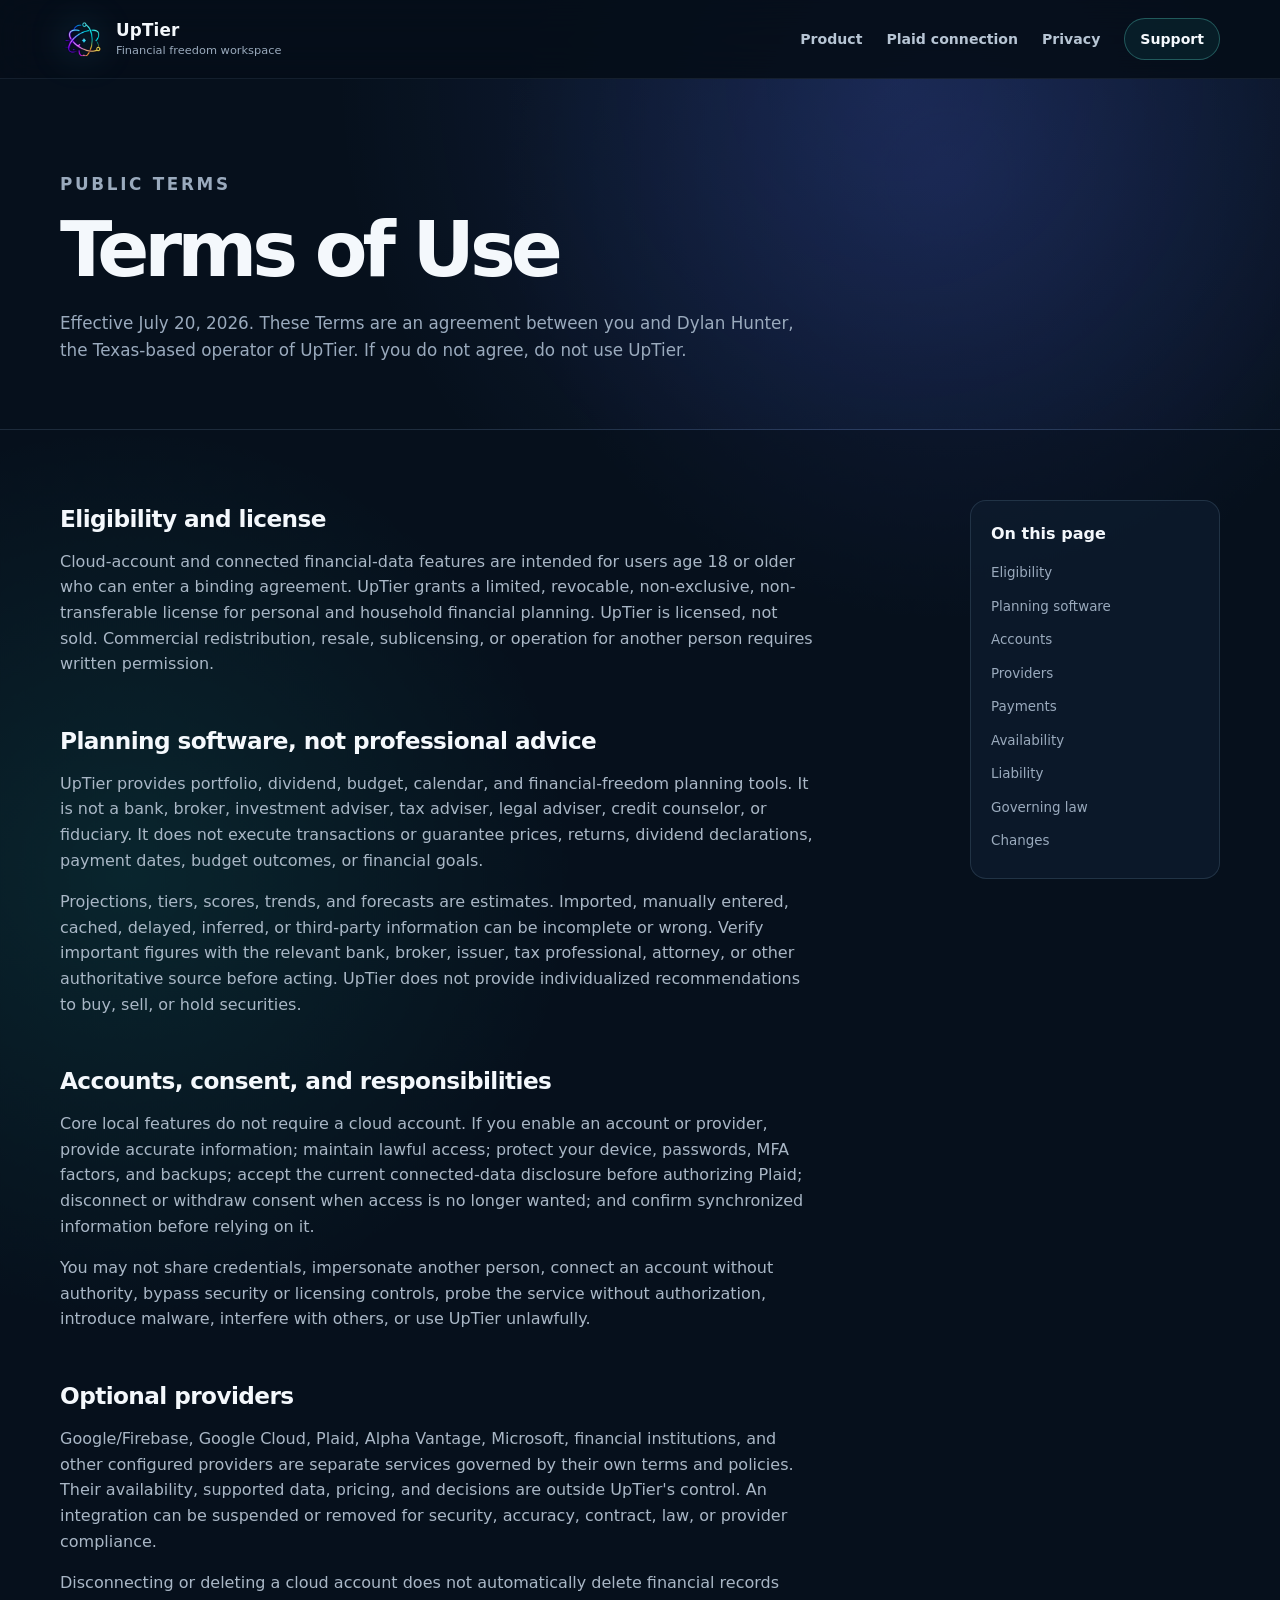
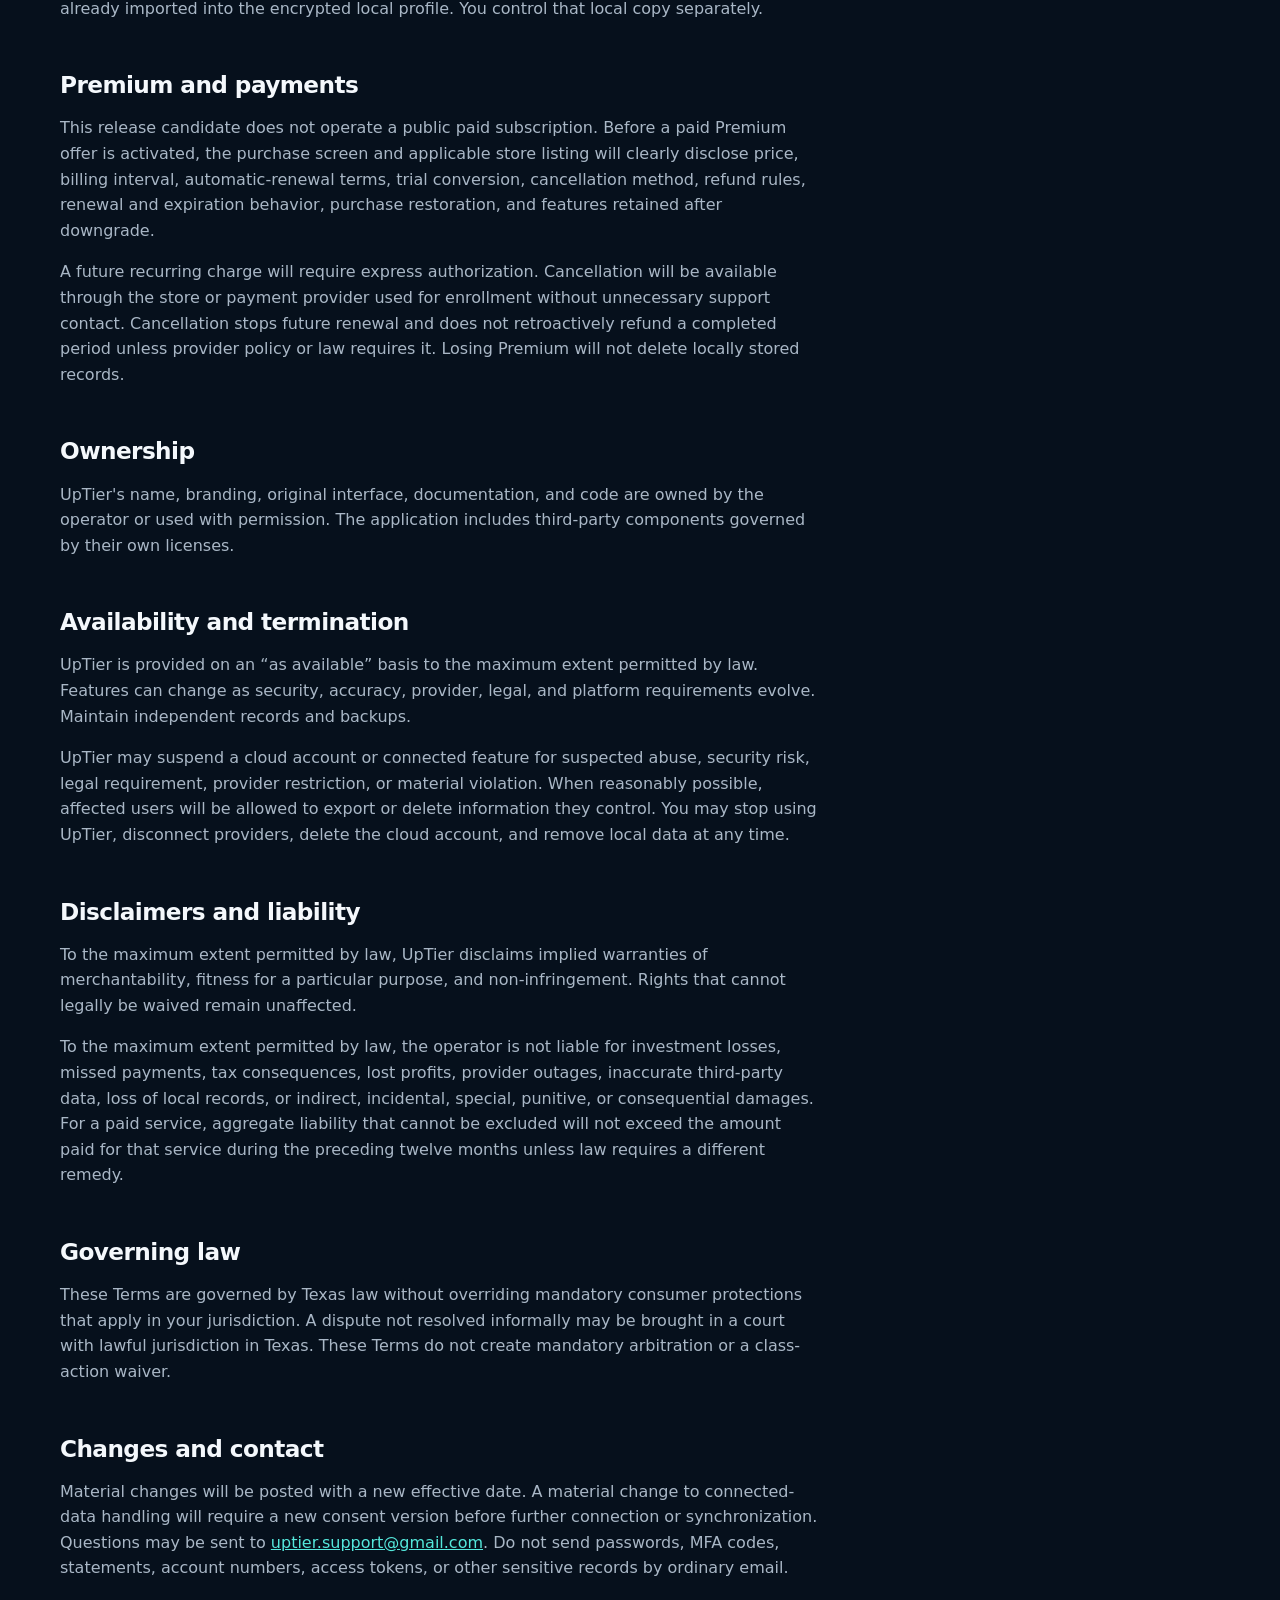
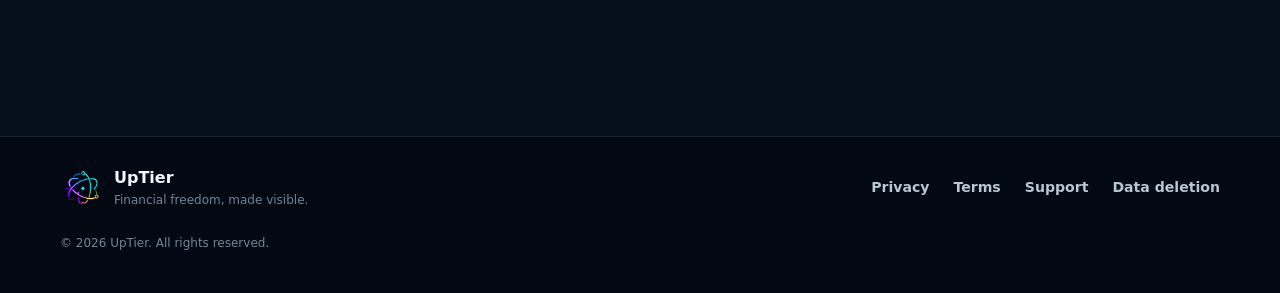
<file: terms/index.html>
<!doctype html>
<html lang="en"><head><meta charset="utf-8" /><meta name="viewport" content="width=device-width, initial-scale=1" /><meta name="theme-color" content="#07111f" /><meta name="description" content="Terms of Use for UpTier financial planning software." /><link rel="canonical" href="https://dhunter6409.github.io/uptier-site/terms/" /><link rel="icon" type="image/png" href="../assets/uptier-mark.png" /><link rel="stylesheet" href="../styles.css" /><title>Terms of Use | UpTier</title></head>
  <body><a class="skip-link" href="#main">Skip to content</a><header class="site-header"><div class="shell nav-wrap"><a class="brand" href="../"><img src="../assets/uptier-mark.png" alt="" width="44" height="44" /><span><strong>UpTier</strong><small>Financial freedom workspace</small></span></a><nav aria-label="Primary navigation"><a href="../#product">Product</a><a href="../#plaid">Plaid connection</a><a href="../privacy/">Privacy</a><a class="nav-cta" href="../support/">Support</a></nav></div></header>
    <main id="main"><section class="legal-hero"><div class="shell"><p class="eyebrow">PUBLIC TERMS</p><h1>Terms of Use</h1><p>Effective July 20, 2026. These Terms are an agreement between you and Dylan Hunter, the Texas-based operator of UpTier. If you do not agree, do not use UpTier.</p></div></section><div class="shell legal"><article class="legal-content">
      <section id="eligibility"><h2>Eligibility and license</h2><p>Cloud-account and connected financial-data features are intended for users age 18 or older who can enter a binding agreement. UpTier grants a limited, revocable, non-exclusive, non-transferable license for personal and household financial planning. UpTier is licensed, not sold. Commercial redistribution, resale, sublicensing, or operation for another person requires written permission.</p></section>
      <section id="planning"><h2>Planning software, not professional advice</h2><p>UpTier provides portfolio, dividend, budget, calendar, and financial-freedom planning tools. It is not a bank, broker, investment adviser, tax adviser, legal adviser, credit counselor, or fiduciary. It does not execute transactions or guarantee prices, returns, dividend declarations, payment dates, budget outcomes, or financial goals.</p><p>Projections, tiers, scores, trends, and forecasts are estimates. Imported, manually entered, cached, delayed, inferred, or third-party information can be incomplete or wrong. Verify important figures with the relevant bank, broker, issuer, tax professional, attorney, or other authoritative source before acting. UpTier does not provide individualized recommendations to buy, sell, or hold securities.</p></section>
      <section id="accounts"><h2>Accounts, consent, and responsibilities</h2><p>Core local features do not require a cloud account. If you enable an account or provider, provide accurate information; maintain lawful access; protect your device, passwords, MFA factors, and backups; accept the current connected-data disclosure before authorizing Plaid; disconnect or withdraw consent when access is no longer wanted; and confirm synchronized information before relying on it.</p><p>You may not share credentials, impersonate another person, connect an account without authority, bypass security or licensing controls, probe the service without authorization, introduce malware, interfere with others, or use UpTier unlawfully.</p></section>
      <section id="providers"><h2>Optional providers</h2><p>Google/Firebase, Google Cloud, Plaid, Alpha Vantage, Microsoft, financial institutions, and other configured providers are separate services governed by their own terms and policies. Their availability, supported data, pricing, and decisions are outside UpTier's control. An integration can be suspended or removed for security, accuracy, contract, law, or provider compliance.</p><p>Disconnecting or deleting a cloud account does not automatically delete financial records already imported into the encrypted local profile. You control that local copy separately.</p></section>
      <section id="payments"><h2>Premium and payments</h2><p>This release candidate does not operate a public paid subscription. Before a paid Premium offer is activated, the purchase screen and applicable store listing will clearly disclose price, billing interval, automatic-renewal terms, trial conversion, cancellation method, refund rules, renewal and expiration behavior, purchase restoration, and features retained after downgrade.</p><p>A future recurring charge will require express authorization. Cancellation will be available through the store or payment provider used for enrollment without unnecessary support contact. Cancellation stops future renewal and does not retroactively refund a completed period unless provider policy or law requires it. Losing Premium will not delete locally stored records.</p></section>
      <section id="ownership"><h2>Ownership</h2><p>UpTier's name, branding, original interface, documentation, and code are owned by the operator or used with permission. The application includes third-party components governed by their own licenses.</p></section>
      <section id="availability"><h2>Availability and termination</h2><p>UpTier is provided on an &ldquo;as available&rdquo; basis to the maximum extent permitted by law. Features can change as security, accuracy, provider, legal, and platform requirements evolve. Maintain independent records and backups.</p><p>UpTier may suspend a cloud account or connected feature for suspected abuse, security risk, legal requirement, provider restriction, or material violation. When reasonably possible, affected users will be allowed to export or delete information they control. You may stop using UpTier, disconnect providers, delete the cloud account, and remove local data at any time.</p></section>
      <section id="liability"><h2>Disclaimers and liability</h2><p>To the maximum extent permitted by law, UpTier disclaims implied warranties of merchantability, fitness for a particular purpose, and non-infringement. Rights that cannot legally be waived remain unaffected.</p><p>To the maximum extent permitted by law, the operator is not liable for investment losses, missed payments, tax consequences, lost profits, provider outages, inaccurate third-party data, loss of local records, or indirect, incidental, special, punitive, or consequential damages. For a paid service, aggregate liability that cannot be excluded will not exceed the amount paid for that service during the preceding twelve months unless law requires a different remedy.</p></section>
      <section id="law"><h2>Governing law</h2><p>These Terms are governed by Texas law without overriding mandatory consumer protections that apply in your jurisdiction. A dispute not resolved informally may be brought in a court with lawful jurisdiction in Texas. These Terms do not create mandatory arbitration or a class-action waiver.</p></section>
      <section id="changes"><h2>Changes and contact</h2><p>Material changes will be posted with a new effective date. A material change to connected-data handling will require a new consent version before further connection or synchronization. Questions may be sent to <a href="mailto:uptier.support@gmail.com">uptier.support@gmail.com</a>. Do not send passwords, MFA codes, statements, account numbers, access tokens, or other sensitive records by ordinary email.</p></section>
    </article><aside class="legal-aside"><strong>On this page</strong><a href="#eligibility">Eligibility</a><a href="#planning">Planning software</a><a href="#accounts">Accounts</a><a href="#providers">Providers</a><a href="#payments">Payments</a><a href="#availability">Availability</a><a href="#liability">Liability</a><a href="#law">Governing law</a><a href="#changes">Changes</a></aside></div></main>
    <footer><div class="shell footer-grid"><div class="footer-brand"><img src="../assets/uptier-mark.png" alt="" width="42" height="42" /><div><b>UpTier</b><span>Financial freedom, made visible.</span></div></div><nav aria-label="Legal and support"><a href="../privacy/">Privacy</a><a href="../terms/">Terms</a><a href="../support/">Support</a><a href="../data-deletion/">Data deletion</a></nav><p>&copy; 2026 UpTier. All rights reserved.</p></div></footer>
  </body></html>
</file>
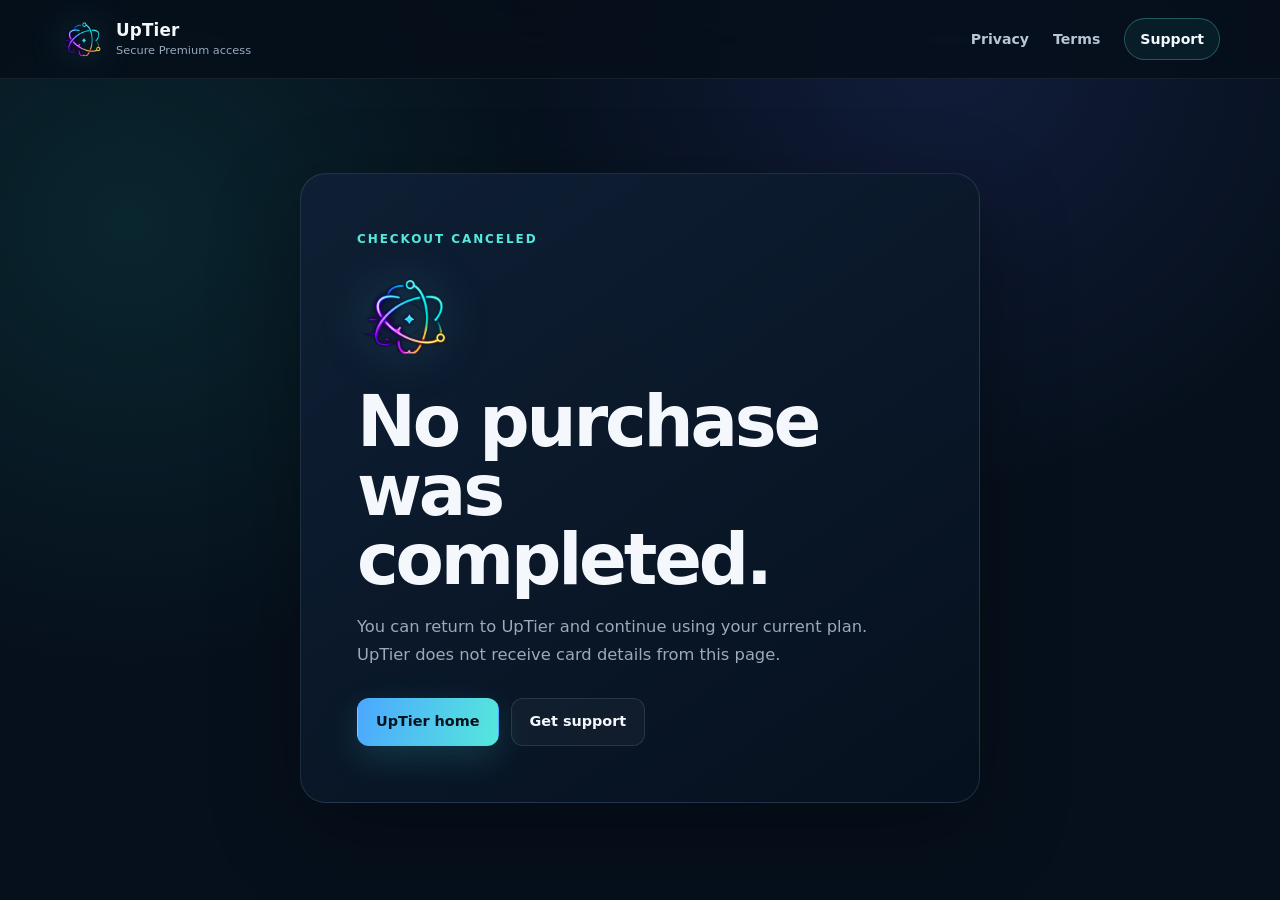
<file: premium/cancel/index.html>
<!doctype html>
<html lang="en">
  <head>
    <meta charset="utf-8" />
    <meta name="viewport" content="width=device-width, initial-scale=1" />
    <meta name="theme-color" content="#07111f" />
    <meta name="referrer" content="no-referrer" />
    <meta name="robots" content="noindex, nofollow" />
    <meta name="description" content="UpTier Premium checkout cancellation return." />
    <link rel="icon" type="image/png" href="../../assets/uptier-mark.png" />
    <link rel="stylesheet" href="../../styles.css" />
    <title>Checkout canceled | UpTier Premium</title>
  </head>
  <body>
    <a class="skip-link" href="#main">Skip to confirmation</a>
    <header class="site-header"><div class="shell nav-wrap"><a class="brand" href="../../"><img src="../../assets/uptier-mark.png" alt="" width="44" height="44" /><span><strong>UpTier</strong><small>Secure Premium access</small></span></a><nav aria-label="Support navigation"><a href="../../privacy/">Privacy</a><a href="../../terms/">Terms</a><a class="nav-cta" href="../../support/">Support</a></nav></div></header>
    <main id="main" class="return-shell">
      <section class="return-card" aria-labelledby="return-title">
        <p class="eyebrow">CHECKOUT CANCELED</p>
        <img src="../../assets/uptier-mark.png" alt="" width="96" height="96" />
        <h1 id="return-title">No purchase was completed.</h1>
        <p>You can return to UpTier and continue using your current plan. UpTier does not receive card details from this page.</p>
        <div class="return-actions"><a class="button primary" href="../../">UpTier home</a><a class="button secondary" href="../../support/">Get support</a></div>
      </section>
    </main>
  </body>
</html>
</file>
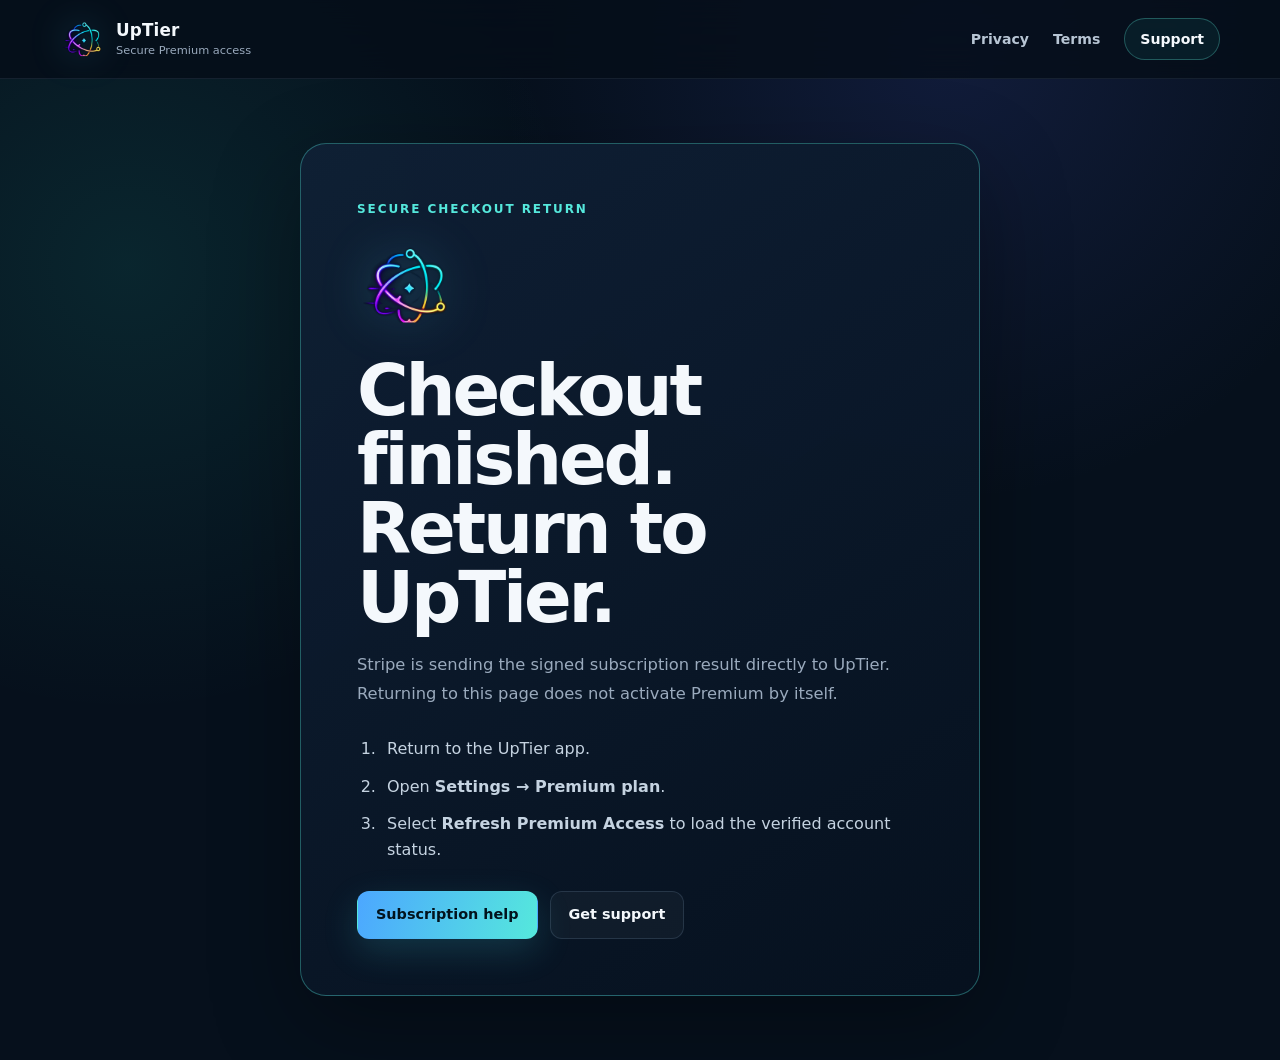
<file: premium/success/index.html>
<!doctype html>
<html lang="en">
  <head>
    <meta charset="utf-8" />
    <meta name="viewport" content="width=device-width, initial-scale=1" />
    <meta name="theme-color" content="#07111f" />
    <meta name="referrer" content="no-referrer" />
    <meta name="robots" content="noindex, nofollow" />
    <meta name="description" content="UpTier Premium checkout return confirmation." />
    <link rel="icon" type="image/png" href="../../assets/uptier-mark.png" />
    <link rel="stylesheet" href="../../styles.css" />
    <title>Checkout received | UpTier Premium</title>
  </head>
  <body>
    <a class="skip-link" href="#main">Skip to confirmation</a>
    <header class="site-header"><div class="shell nav-wrap"><a class="brand" href="../../"><img src="../../assets/uptier-mark.png" alt="" width="44" height="44" /><span><strong>UpTier</strong><small>Secure Premium access</small></span></a><nav aria-label="Support navigation"><a href="../../privacy/">Privacy</a><a href="../../terms/">Terms</a><a class="nav-cta" href="../../support/">Support</a></nav></div></header>
    <main id="main" class="return-shell">
      <section class="return-card return-card-success" aria-labelledby="return-title">
        <p class="eyebrow">SECURE CHECKOUT RETURN</p>
        <img src="../../assets/uptier-mark.png" alt="" width="96" height="96" />
        <h1 id="return-title">Checkout finished. Return to UpTier.</h1>
        <p>Stripe is sending the signed subscription result directly to UpTier. Returning to this page does not activate Premium by itself.</p>
        <ol><li>Return to the UpTier app.</li><li>Open <strong>Settings → Premium plan</strong>.</li><li>Select <strong>Refresh Premium Access</strong> to load the verified account status.</li></ol>
        <div class="return-actions"><a class="button primary" href="../">Subscription help</a><a class="button secondary" href="../../support/">Get support</a></div>
      </section>
    </main>
  </body>
</html>
</file>
<file: styles.css>
:root {
  --bg: #06101c;
  --bg-deep: #030912;
  --surface: rgba(13, 27, 45, .78);
  --surface-solid: #0c1a2b;
  --line: rgba(152, 183, 215, .16);
  --line-strong: rgba(92, 231, 214, .3);
  --text: #f4f8fc;
  --muted: #9aaabd;
  --cyan: #55e8dc;
  --blue: #4ca7ff;
  --violet: #a66cff;
  --gold: #ffd36a;
  --shadow: 0 28px 90px rgba(0, 0, 0, .38);
  --radius: 22px;
  font-family: Inter, ui-sans-serif, system-ui, -apple-system, BlinkMacSystemFont, "Segoe UI", sans-serif;
  color: var(--text);
  background: var(--bg);
  color-scheme: dark;
}

* { box-sizing: border-box; }
html { scroll-behavior: smooth; }
body { margin: 0; min-width: 320px; background: radial-gradient(circle at 74% 5%, rgba(69, 84, 198, .18), transparent 28rem), radial-gradient(circle at 10% 25%, rgba(37, 212, 191, .11), transparent 28rem), var(--bg); line-height: 1.6; }
a { color: inherit; }
img { display: block; max-width: 100%; }
.shell { width: min(1160px, calc(100% - 40px)); margin-inline: auto; }
.skip-link { position: fixed; left: 12px; top: -80px; z-index: 20; padding: 10px 14px; border-radius: 8px; background: white; color: #07111f; }
.skip-link:focus { top: 12px; }

.site-header { position: sticky; top: 0; z-index: 10; border-bottom: 1px solid rgba(159, 189, 219, .1); background: rgba(5, 14, 25, .82); backdrop-filter: blur(20px); }
.nav-wrap { min-height: 78px; display: flex; align-items: center; justify-content: space-between; gap: 28px; }
.brand { display: inline-flex; align-items: center; gap: 12px; text-decoration: none; }
.brand img { filter: drop-shadow(0 0 18px rgba(90, 220, 255, .28)); }
.brand span { display: grid; line-height: 1.15; }
.brand strong { font-size: 1.05rem; letter-spacing: .01em; }
.brand small { margin-top: 4px; color: var(--muted); font-size: .71rem; }
.site-header nav, footer nav { display: flex; flex-wrap: wrap; align-items: center; gap: 24px; }
.site-header nav a, footer nav a { color: #b7c5d4; font-size: .88rem; font-weight: 650; text-decoration: none; }
.site-header nav a:hover, .site-header nav a:focus-visible, footer nav a:hover, footer nav a:focus-visible { color: var(--cyan); }
.site-header .nav-cta { padding: 9px 15px; border: 1px solid var(--line-strong); border-radius: 999px; color: var(--text); background: rgba(53, 221, 204, .07); }

.hero { min-height: 760px; display: grid; grid-template-columns: .86fr 1.14fr; align-items: center; gap: 72px; padding-block: 88px 110px; }
.eyebrow { margin: 0 0 18px; color: var(--cyan); font-size: .75rem; font-weight: 850; letter-spacing: .16em; text-transform: uppercase; }
.eyebrow span { display: inline-block; width: 7px; height: 7px; margin: 0 9px 1px 0; border-radius: 50%; background: var(--cyan); box-shadow: 0 0 16px var(--cyan); }
h1, h2, h3, p { margin-top: 0; }
h1 { max-width: 680px; margin-bottom: 24px; font-size: clamp(3.2rem, 6vw, 5.8rem); line-height: .94; letter-spacing: -.065em; }
.hero-lede { max-width: 610px; margin-bottom: 30px; color: #b6c4d3; font-size: 1.15rem; }
.actions { display: flex; flex-wrap: wrap; gap: 12px; margin-bottom: 20px; }
.button { display: inline-flex; align-items: center; justify-content: center; min-height: 48px; padding: 11px 18px; border: 1px solid transparent; border-radius: 12px; font-size: .9rem; font-weight: 800; text-decoration: none; transition: transform .18s ease, border-color .18s ease, background .18s ease; }
.button:hover { transform: translateY(-2px); }
.button:focus-visible, a:focus-visible { outline: 3px solid rgba(85, 232, 220, .45); outline-offset: 3px; }
.button.primary { background: linear-gradient(105deg, var(--blue), var(--cyan)); color: #02131d; box-shadow: 0 12px 35px rgba(61, 203, 220, .18); }
.button.secondary { border-color: var(--line); background: rgba(255, 255, 255, .035); color: var(--text); }
.return-shell { min-height: calc(100vh - 82px); display: grid; place-items: center; padding: 64px 18px; }
.return-card { width: min(100%, 680px); padding: clamp(28px, 6vw, 56px); border: 1px solid var(--line); border-radius: 26px; background: linear-gradient(145deg, rgba(15, 32, 53, .96), rgba(6, 17, 31, .98)); box-shadow: 0 28px 90px rgba(0, 0, 0, .32); }
.return-card > img { display: block; margin: 4px 0 24px; filter: drop-shadow(0 0 24px rgba(90, 220, 255, .26)); }
.return-card h1 { max-width: 14ch; margin: 0 0 18px; font-size: clamp(2.2rem, 8vw, 4.4rem); line-height: .98; letter-spacing: -.045em; }
.return-card > p:not(.eyebrow, .notice) { color: var(--muted); font-size: 1.02rem; line-height: 1.75; }
.return-card ol { display: grid; gap: 12px; margin: 28px 0; padding-left: 24px; color: #c5d3e1; }
.return-card li { padding-left: 6px; }
.return-actions { display: flex; flex-wrap: wrap; gap: 12px; margin-top: 28px; }
.return-card-success { border-color: rgba(85, 232, 220, .35); }
.hero-note { max-width: 600px; color: #788a9d; font-size: .82rem; }

.product-window { overflow: hidden; transform: perspective(1200px) rotateY(-2deg) rotateX(1deg); border: 1px solid rgba(125, 181, 222, .22); border-radius: 22px; background: rgba(5, 14, 26, .88); box-shadow: var(--shadow), 0 0 90px rgba(67, 93, 227, .12); }
.window-bar { height: 48px; display: flex; align-items: center; gap: 7px; padding: 0 17px; border-bottom: 1px solid var(--line); background: rgba(255, 255, 255, .025); }
.window-bar i { width: 8px; height: 8px; border-radius: 50%; background: #415167; }
.window-bar i:nth-child(1) { background: #fa7585; }.window-bar i:nth-child(2) { background: #ffd36a; }.window-bar i:nth-child(3) { background: #58dfba; }
.window-bar span { margin-left: auto; color: #7f90a3; font-size: .68rem; letter-spacing: .08em; text-transform: uppercase; }
.window-body { min-height: 430px; display: grid; grid-template-columns: 142px 1fr; }
.window-body aside { display: flex; flex-direction: column; gap: 5px; padding: 20px 12px; border-right: 1px solid var(--line); background: rgba(0, 0, 0, .12); }
.mini-brand { display: flex; align-items: center; gap: 8px; margin: 2px 6px 22px; font-size: .8rem; }.mini-brand img { width: 30px; height: 30px; }
.window-body aside > span { padding: 8px 10px; border-radius: 8px; color: #73859a; font-size: .68rem; font-weight: 750; }.window-body aside > span.active { border: 1px solid rgba(84, 231, 218, .24); background: rgba(84, 231, 218, .09); color: #dffefa; }
.window-content { padding: 28px; background: linear-gradient(135deg, rgba(11, 32, 48, .72), rgba(10, 16, 37, .45)); }
.preview-heading { display: flex; align-items: flex-start; justify-content: space-between; gap: 16px; margin-bottom: 26px; }.preview-heading small, .metric-grid small { color: var(--cyan); font-size: .59rem; font-weight: 850; letter-spacing: .11em; }.preview-heading h2 { margin: 4px 0 0; font-size: 1.45rem; letter-spacing: -.03em; }.preview-heading > b { padding: 5px 9px; border: 1px solid rgba(255, 211, 106, .25); border-radius: 999px; color: var(--gold); font-size: .56rem; text-transform: uppercase; }
.metric-grid { display: grid; grid-template-columns: repeat(3, 1fr); gap: 10px; }.metric-grid article { min-height: 132px; padding: 16px; border: 1px solid var(--line); border-radius: 13px; background: rgba(2, 9, 18, .42); }.metric-grid strong, .metric-grid span { display: block; }.metric-grid strong { margin: 14px 0 6px; font-size: .88rem; }.metric-grid span { color: #73869a; font-size: .65rem; }
.preview-track { margin-top: 16px; padding: 18px; border: 1px solid var(--line); border-radius: 13px; background: rgba(2, 9, 18, .42); }.track-label { display: flex; justify-content: space-between; gap: 16px; font-size: .7rem; }.track-label span { color: #728499; }.track-line { height: 6px; margin-top: 18px; overflow: hidden; border-radius: 99px; background: #13243a; }.track-line i { display: block; width: 62%; height: 100%; border-radius: inherit; background: linear-gradient(90deg, var(--blue), var(--cyan), var(--violet)); box-shadow: 0 0 14px rgba(87, 223, 221, .45); }

.section { padding-block: 110px; }
.section-heading { max-width: 760px; margin-bottom: 44px; }.section-heading.compact { max-width: 620px; }
.section-heading h2, .plaid-layout h2, .readiness-card h2, .legal h1 { margin-bottom: 18px; font-size: clamp(2.25rem, 4.3vw, 4rem); line-height: 1.02; letter-spacing: -.05em; }
.section-heading > p:last-child, .section-copy, .readiness-card p { color: var(--muted); font-size: 1.04rem; }
.feature-grid { display: grid; grid-template-columns: repeat(3, 1fr); gap: 14px; }
.feature-card { min-height: 250px; padding: 26px; border: 1px solid var(--line); border-radius: var(--radius); background: linear-gradient(145deg, rgba(18, 37, 57, .7), rgba(7, 16, 29, .58)); }
.feature-number { display: block; margin-bottom: 42px; color: var(--cyan); font-size: .68rem; font-weight: 850; letter-spacing: .1em; }.feature-card h3 { margin-bottom: 10px; font-size: 1.16rem; }.feature-card p { margin-bottom: 0; color: var(--muted); font-size: .9rem; }

.plaid-section { border-block: 1px solid var(--line); background: linear-gradient(110deg, rgba(23, 62, 81, .32), rgba(20, 17, 54, .35)); }
.plaid-layout { display: grid; grid-template-columns: .9fr 1.1fr; gap: 90px; align-items: center; }
.status-pill { display: inline-flex; align-items: center; gap: 9px; margin-top: 14px; padding: 9px 13px; border: 1px solid rgba(255, 211, 106, .24); border-radius: 999px; color: #f4d883; background: rgba(255, 211, 106, .06); font-size: .76rem; font-weight: 750; }.status-pill span { width: 7px; height: 7px; border-radius: 50%; background: var(--gold); box-shadow: 0 0 12px var(--gold); }
.connection-steps { display: grid; gap: 12px; margin: 0; padding: 0; list-style: none; }.connection-steps li { display: grid; grid-template-columns: 38px 1fr; gap: 17px; padding: 22px; border: 1px solid var(--line); border-radius: 17px; background: rgba(4, 13, 24, .55); }.connection-steps li > span { width: 38px; height: 38px; display: grid; place-items: center; border: 1px solid var(--line-strong); border-radius: 12px; color: var(--cyan); font-size: .8rem; font-weight: 850; }.connection-steps h3 { margin: 2px 0 6px; font-size: 1rem; }.connection-steps p { margin: 0; color: var(--muted); font-size: .85rem; }

.trust-layout { display: grid; grid-template-columns: .72fr 1.28fr; gap: 80px; }.trust-grid { display: grid; grid-template-columns: 1fr 1fr; gap: 12px; }.trust-grid article { padding: 23px; border-top: 1px solid var(--line-strong); background: rgba(12, 27, 45, .34); }.trust-grid h3 { font-size: 1rem; }.trust-grid p { color: var(--muted); font-size: .86rem; }.trust-grid a { color: var(--cyan); font-size: .82rem; font-weight: 750; text-decoration: none; }
.readiness-card { display: flex; align-items: center; justify-content: space-between; gap: 50px; margin-bottom: 100px; padding-inline: clamp(26px, 5vw, 64px); border: 1px solid var(--line-strong); border-radius: 28px; background: radial-gradient(circle at 85% 20%, rgba(113, 77, 231, .19), transparent 45%), linear-gradient(130deg, rgba(22, 54, 68, .7), rgba(8, 17, 31, .8)); box-shadow: var(--shadow); }.readiness-card > div { max-width: 760px; }.readiness-card p:last-child { margin-bottom: 0; }

footer { border-top: 1px solid var(--line); background: var(--bg-deep); }.footer-grid { min-height: 150px; display: grid; grid-template-columns: 1fr auto; align-items: center; gap: 24px; padding-block: 28px; }.footer-brand { display: flex; align-items: center; gap: 12px; }.footer-brand div { display: grid; }.footer-brand span, footer p { color: #738599; font-size: .75rem; }.footer p { grid-column: 1 / -1; margin: 0; }

.legal-hero { padding-block: 92px 48px; border-bottom: 1px solid var(--line); background: radial-gradient(circle at 70% 0, rgba(84, 123, 255, .16), transparent 35rem); }.legal-hero .eyebrow { margin-bottom: 16px; }.legal-hero h1 { max-width: 850px; }.legal-hero p { max-width: 760px; color: var(--muted); font-size: 1.05rem; }
.legal { display: grid; grid-template-columns: minmax(0, 760px) 250px; justify-content: space-between; gap: 80px; padding-block: 70px 110px; }.legal-content section { margin-bottom: 45px; scroll-margin-top: 110px; }.legal-content h2 { margin-bottom: 12px; font-size: 1.45rem; letter-spacing: -.025em; }.legal-content h3 { margin: 26px 0 8px; font-size: 1rem; }.legal-content p, .legal-content li { color: #a9b7c6; }.legal-content ul, .legal-content ol { padding-left: 22px; }.legal-content li { margin-bottom: 8px; }.legal-content a { color: var(--cyan); }.legal-aside { align-self: start; position: sticky; top: 110px; padding: 20px; border: 1px solid var(--line); border-radius: 16px; background: var(--surface); }.legal-aside strong { display: block; margin-bottom: 10px; }.legal-aside a { display: block; padding: 6px 0; color: var(--muted); font-size: .84rem; text-decoration: none; }.legal-aside a:hover { color: var(--cyan); }.notice { padding: 18px 20px; border-left: 3px solid var(--gold); border-radius: 0 12px 12px 0; background: rgba(255, 211, 106, .06); color: #e6d49a !important; }.support-actions { display: flex; flex-wrap: wrap; gap: 12px; margin-block: 25px; }

@media (max-width: 980px) {
  .hero { grid-template-columns: 1fr; min-height: auto; gap: 56px; }.hero-copy { max-width: 760px; }.product-window { transform: none; }.feature-grid { grid-template-columns: repeat(2, 1fr); }.plaid-layout, .trust-layout { grid-template-columns: 1fr; gap: 48px; }.trust-layout .section-heading { margin-bottom: 0; }.legal { grid-template-columns: 1fr; }.legal-aside { position: static; order: -1; display: flex; flex-wrap: wrap; gap: 3px 20px; }.legal-aside strong { width: 100%; }.legal-aside a { display: inline-block; }
}

@media (max-width: 720px) {
  .shell { width: min(100% - 28px, 1160px); }.nav-wrap { min-height: auto; padding-block: 12px; align-items: flex-start; }.site-header nav { justify-content: flex-end; gap: 6px 14px; }.site-header nav a { font-size: .76rem; }.site-header .nav-cta { padding: 2px 0; border: 0; background: transparent; color: #b7c5d4; }.brand small { display: none; }.hero { padding-block: 64px 80px; }.hero h1 { font-size: clamp(3rem, 16vw, 4.7rem); }.window-body { grid-template-columns: 1fr; }.window-body aside { display: none; }.window-content { padding: 20px; }.metric-grid { grid-template-columns: 1fr; }.metric-grid article { min-height: auto; }.feature-grid, .trust-grid { grid-template-columns: 1fr; }.feature-card { min-height: 220px; }.section { padding-block: 82px; }.readiness-card { align-items: flex-start; flex-direction: column; margin-bottom: 70px; padding-block: 42px; }.footer-grid { grid-template-columns: 1fr; }.footer-grid nav { gap: 10px 20px; }.legal-hero { padding-block: 68px 38px; }.legal { gap: 35px; padding-block: 48px 80px; }
}

@media (prefers-reduced-motion: reduce) { html { scroll-behavior: auto; }.button { transition: none; } }
</file>
<file: app-preview/assets/index-CJ222twB.css>
.journeyCelebrationViewport{position:fixed;z-index:1200;bottom:22px;right:22px;width:min(430px,calc(100vw - 32px));pointer-events:none}.journeyCelebration{--celebration-primary: #40dfc7;--celebration-secondary: #6ea8ff;isolation:isolate;position:relative;display:grid;grid-template-columns:54px minmax(0,1fr) 36px;gap:14px;align-items:center;min-height:144px;overflow:hidden;padding:22px 18px 19px;border:1px solid color-mix(in srgb,var(--celebration-primary) 42%,rgba(255,255,255,.12));border-radius:18px;background:linear-gradient(145deg,#0c1927f7,#050b14fa),#07101a;box-shadow:0 22px 62px #00000073,0 0 36px color-mix(in srgb,var(--celebration-primary) 15%,transparent);color:#f5f8fb;pointer-events:auto;animation:journeyCelebrationArrive .52s cubic-bezier(.2,.82,.25,1) both}.journeyCelebration-achievement{--celebration-primary: #f0c86a;--celebration-secondary: #a78bfa}.journeyCelebrationWave{position:absolute;z-index:-2;top:-80%;right:-40%;bottom:-80%;left:-40%;background:radial-gradient(circle at 28% 48%,color-mix(in srgb,var(--celebration-primary) 27%,transparent),transparent 26%),radial-gradient(circle at 70% 55%,color-mix(in srgb,var(--celebration-secondary) 25%,transparent),transparent 29%),conic-gradient(from 110deg,transparent 0 20%,color-mix(in srgb,var(--celebration-primary) 20%,transparent) 32%,transparent 47% 65%,color-mix(in srgb,var(--celebration-secondary) 18%,transparent) 78%,transparent 92%);filter:blur(14px);animation:journeyCelebrationColorWave 6s ease-in-out infinite alternate}.journeyCelebration:after{content:"";position:absolute;z-index:-1;top:1px;right:1px;bottom:1px;left:1px;border-radius:16px;background:linear-gradient(100deg,rgba(255,255,255,.035),transparent 46%);pointer-events:none}.journeyCelebrationMark{display:grid;place-items:center;width:54px;height:54px;border:1px solid color-mix(in srgb,var(--celebration-primary) 54%,transparent);border-radius:50%;background:radial-gradient(circle at 32% 26%,rgba(255,255,255,.22),transparent 31%),color-mix(in srgb,var(--celebration-primary) 18%,rgba(4,10,18,.92));box-shadow:inset 0 0 18px color-mix(in srgb,var(--celebration-primary) 18%,transparent),0 0 22px color-mix(in srgb,var(--celebration-primary) 18%,transparent);color:color-mix(in srgb,var(--celebration-primary) 80%,white);font-size:25px;font-weight:900;animation:journeyCelebrationMarkGlow 2.8s ease-in-out infinite}.journeyCelebrationCopy{min-width:0}.journeyCelebrationKicker{display:block;margin-bottom:5px;color:color-mix(in srgb,var(--celebration-primary) 78%,white);font-size:11px;font-weight:800;letter-spacing:.14em;line-height:1.2;text-transform:uppercase}.journeyCelebrationCopy h2{margin:0;color:#fff;font-size:clamp(18px,3.2vw,22px);line-height:1.18}.journeyCelebrationCopy p{margin:7px 0 0;color:#b9c7d6;font-size:13px;line-height:1.48}.journeyCelebrationThreshold{display:block;margin-top:9px;color:#e4edf6;font-size:11px;font-weight:700;letter-spacing:.02em}.journeyCelebrationDismiss{align-self:start;display:grid;place-items:center;width:34px;height:34px;border:1px solid rgba(255,255,255,.1);border-radius:10px;background:#ffffff0b;color:#c8d5e2;cursor:pointer;font-size:22px;line-height:1;transition:border-color .16s ease,background .16s ease,color .16s ease}.journeyCelebrationDismiss:hover{border-color:color-mix(in srgb,var(--celebration-primary) 45%,transparent);background:color-mix(in srgb,var(--celebration-primary) 12%,rgba(255,255,255,.04));color:#fff}.journeyCelebrationDismiss:focus-visible{outline:2px solid color-mix(in srgb,var(--celebration-primary) 78%,white);outline-offset:2px}.journeyCelebrationTimer{position:absolute;right:0;bottom:0;left:0;height:3px;background:linear-gradient(90deg,var(--celebration-primary),var(--celebration-secondary));transform-origin:left;animation:journeyCelebrationTimer 7s linear forwards}.journeyCelebrationParticles{position:absolute;z-index:-1;top:0;right:0;bottom:0;left:0;overflow:hidden;pointer-events:none}.journeyCelebrationParticles i{position:absolute;top:-12px;left:12%;width:5px;height:10px;border-radius:2px;background:var(--celebration-primary);opacity:0;animation:journeyCelebrationParticle 2.8s ease-out infinite}.journeyCelebrationParticles i:nth-child(2){left:24%;animation-delay:.36s;background:var(--celebration-secondary)}.journeyCelebrationParticles i:nth-child(3){left:37%;animation-delay:.92s;width:4px}.journeyCelebrationParticles i:nth-child(4){left:50%;animation-delay:1.35s;background:var(--celebration-secondary)}.journeyCelebrationParticles i:nth-child(5){left:63%;animation-delay:.62s;height:7px}.journeyCelebrationParticles i:nth-child(6){left:74%;animation-delay:1.7s;background:var(--celebration-secondary)}.journeyCelebrationParticles i:nth-child(7){left:85%;animation-delay:1.1s;width:4px}.journeyCelebrationParticles i:nth-child(8){left:93%;animation-delay:.18s;background:var(--celebration-secondary);height:8px}@keyframes journeyCelebrationArrive{0%{opacity:0;transform:translate3d(24px,-8px,0) scale(.97)}to{opacity:1;transform:translateZ(0) scale(1)}}@keyframes journeyCelebrationColorWave{0%{transform:translate3d(-4%,-2%,0) rotate(-4deg) scale(1)}to{transform:translate3d(5%,3%,0) rotate(7deg) scale(1.06)}}@keyframes journeyCelebrationMarkGlow{0%,to{box-shadow:inset 0 0 18px color-mix(in srgb,var(--celebration-primary) 18%,transparent),0 0 16px color-mix(in srgb,var(--celebration-primary) 13%,transparent)}50%{box-shadow:inset 0 0 22px color-mix(in srgb,var(--celebration-primary) 26%,transparent),0 0 28px color-mix(in srgb,var(--celebration-primary) 24%,transparent)}}@keyframes journeyCelebrationParticle{0%{opacity:0;transform:translate3d(0,-8px,0) rotate(0)}16%{opacity:.72}72%{opacity:.34}to{opacity:0;transform:translate3d(15px,164px,0) rotate(190deg)}}@keyframes journeyCelebrationTimer{0%{transform:scaleX(1)}to{transform:scaleX(0)}}@media(max-width:560px){.journeyCelebrationViewport{bottom:14px;right:16px;left:16px;width:auto}.journeyCelebration{grid-template-columns:44px minmax(0,1fr) 32px;gap:11px;min-height:132px;padding:18px 14px 17px}.journeyCelebrationMark{width:44px;height:44px;font-size:21px}.journeyCelebrationDismiss{width:32px;height:32px}}@media(prefers-reduced-motion:reduce){.journeyCelebration,.journeyCelebrationWave,.journeyCelebrationMark,.journeyCelebrationTimer,.journeyCelebrationParticles i{animation:none!important}.journeyCelebrationDismiss{transition:none!important}.journeyCelebrationTimer{display:none}}:root{color-scheme:dark;font-family:Inter,ui-sans-serif,system-ui,-apple-system,BlinkMacSystemFont,Segoe UI,sans-serif;background:#05080f;color:#eef6ff;--bg: #05080f;--surface: rgba(11, 20, 32, .86);--surface-raised: rgba(14, 27, 42, .92);--surface-soft: rgba(255, 255, 255, .035);--line: rgba(170, 190, 214, .14);--line-strong: rgba(182, 206, 235, .22);--text: #f5f8fb;--muted: #9eafc2;--teal: #40dfc7;--blue: #6ea8ff;--gold: #f0c86a;--plum: #a78bfa;--shadow: 0 24px 70px rgba(0, 0, 0, .3);--shadow-soft: 0 14px 36px rgba(0, 0, 0, .22)}@property --brand-cycle{syntax: "<color>"; inherits: true; initial-value: #40dfc7;}*{box-sizing:border-box}body{margin:0;width:100%;min-width:0;min-height:100vh;background:linear-gradient(135deg,rgba(64,223,199,.13),transparent 28%),linear-gradient(215deg,rgba(240,200,106,.08),transparent 34%),linear-gradient(180deg,#0a121d 0%,var(--bg) 100%)}button,input{font:inherit}button{border:0}button:focus-visible,input:focus-visible{outline:2px solid rgba(64,223,199,.7);outline-offset:2px}.appShell{display:grid;grid-template-columns:264px minmax(0,1fr);min-height:100vh}.sidebar{border-right:1px solid var(--line);background:linear-gradient(180deg,#08121ff5,#03080ff5),#030a14f0;padding:24px 18px}.brand{display:flex;align-items:center;gap:12px;margin-bottom:30px;padding:2px}.brandName{font-size:24px;font-weight:900;letter-spacing:0}.brandSub{color:var(--muted);font-size:12px}.navList{display:grid;gap:8px}.navItem{width:100%;min-height:42px;border-radius:8px;padding:11px 12px;background:transparent;color:#cbd7e5;cursor:pointer;text-align:left;transition:background .16s ease,color .16s ease,transform .16s ease,box-shadow .16s ease}.navItem:hover{background:#40dfc71a;color:#fff;transform:translate(2px)}.navItem.active{background:linear-gradient(90deg,#40dfc733,#6ea8ff14);color:#fff;box-shadow:inset 3px 0 0 var(--teal),0 10px 28px #0000002e}.workspace{min-width:0;padding:32px}.runtimeProfileBanner{display:flex;align-items:center;gap:12px;margin-bottom:20px;border:1px solid rgba(255,193,92,.42);border-radius:12px;background:#ff9a3d1c;color:#ffe1a5;padding:11px 14px;box-shadow:inset 3px 0 #ffad52;font-size:13px}.runtimeProfileBanner strong{flex:0 0 auto;color:#fff;text-transform:uppercase;letter-spacing:.05em}.runtimeProfileBanner span{color:#ffecc7e0}.runtimeProfileBanner-unknown{border-color:#ff69618c;background:#b2272d2e;box-shadow:inset 3px 0 #ff6961}.topbar{display:flex;justify-content:space-between;align-items:flex-start;gap:24px;margin-bottom:24px}h1,h2,p{margin-top:0}h1{margin-bottom:8px;color:var(--text);font-size:34px;line-height:1.15;letter-spacing:0}h2{margin-bottom:8px;color:var(--text);font-size:20px;line-height:1.2;letter-spacing:0}p{color:var(--muted);line-height:1.55}.topbar p{margin-bottom:0}.statusPill,.successPill{flex:0 0 auto;border:1px solid rgba(64,223,199,.3);border-radius:999px;background:#40dfc71a;color:#b8fff2;padding:8px 12px;font-size:13px;white-space:nowrap;box-shadow:0 10px 28px #40dfc71a}.successPill.warning{border-color:#ffc15c57;background:#ffc15c1a;color:#ffe1a5;box-shadow:0 10px 28px #ffc15c14;white-space:normal}.successPill.error{border-color:#ff698757;background:#ff69871a;color:#ffc1ce;box-shadow:0 10px 28px #ff698714;white-space:normal}.dashboardStack,.portfolioStack{display:grid;gap:18px}.dashboardHero,.dashboardMetric,.metricCard,.panel{min-width:0;border:1px solid var(--line);border-radius:8px;background:linear-gradient(180deg,rgba(255,255,255,.045),transparent),linear-gradient(180deg,#0e1b2af0,#070e18f0);box-shadow:var(--shadow-soft);transition:border-color .16s ease,box-shadow .16s ease,transform .16s ease}.dashboardMetric:hover,.metricCard:hover,.panel:hover{border-color:var(--line-strong);box-shadow:var(--shadow)}.dashboardHero{display:grid;grid-template-columns:minmax(0,1fr) 280px;gap:34px;align-items:center;min-height:348px;padding:34px;background:radial-gradient(circle at 18% 18%,rgba(64,223,199,.22),transparent 32%),radial-gradient(circle at 88% 20%,rgba(240,200,106,.12),transparent 28%),linear-gradient(145deg,#11373ee6,#080d18fa 52%);box-shadow:0 28px 90px #00000057}.heroCopy{min-width:0}.eyebrow,.dashboardMetric span,.metricCard span{display:inline-block;color:#8ff9e8;font-size:12px;font-weight:800;letter-spacing:0;text-transform:uppercase}.dashboardHero h2{max-width:760px;margin:12px 0 14px;color:#fff;font-size:44px;line-height:1.06;letter-spacing:0}.dashboardHero p{max-width:720px;margin-bottom:22px;color:#b9c7d6;font-size:17px}.heroProgressHeader{display:flex;justify-content:space-between;align-items:center;width:min(620px,100%);gap:16px;margin-bottom:10px}.heroProgressHeader span{color:#d5f7f1;font-size:13px;font-weight:700}.heroProgressHeader strong{color:var(--gold);font-size:18px}.progressTrack{width:min(620px,100%);height:13px;overflow:hidden;border:1px solid rgba(170,190,214,.16);border-radius:999px;background:#02060db3;box-shadow:inset 0 2px 10px #00000073}.progressFill{width:var(--progress-width, 0%);height:100%;border-radius:inherit;background:linear-gradient(90deg,var(--teal),var(--gold));box-shadow:0 0 20px #40dfc757}.heroMeta{display:grid;grid-template-columns:repeat(2,minmax(0,190px));gap:14px;margin-top:20px}.heroMeta div{border:1px solid rgba(170,190,214,.14);border-radius:8px;background:#02060d6b;padding:14px;box-shadow:inset 0 1px #ffffff0a}.heroMeta span,.progressRingInner span,.progressRingInner small,.holdingSummaryRow span,.emptyDashboardState span,.milestoneDot span{display:block;color:var(--muted);font-size:12px}.heroMeta strong{display:block;margin-top:5px;color:#fff;font-size:18px;overflow-wrap:anywhere}.progressRingWrap{display:grid;place-items:center;position:relative}.progressRingWrap:before{content:"";position:absolute;width:250px;aspect-ratio:1;border-radius:50%;background:radial-gradient(circle,rgba(64,223,199,.16),transparent 64%);filter:blur(3px)}.progressRing{position:relative;display:grid;place-items:center;width:228px;aspect-ratio:1;border-radius:50%;background:conic-gradient(var(--teal) 0deg,var(--gold) var(--progress-angle),rgba(37,47,66,.92) var(--progress-angle) 360deg);box-shadow:0 0 0 1px #aabed62e,0 24px 60px #00000057}.progressRingInner{display:grid;place-items:center;width:162px;aspect-ratio:1;border-radius:50%;background:radial-gradient(circle at 50% 12%,rgba(255,255,255,.06),transparent 34%),#07111d;text-align:center}.progressRingInner strong{display:block;margin:6px 0;color:#fff;font-size:36px;line-height:1}.dashboardMetricGrid{display:grid;grid-template-columns:repeat(5,minmax(154px,1fr));gap:14px}.dashboardMetric{min-height:160px;padding:20px}.dashboardMetric.emphasis{border-color:#40dfc757;background:linear-gradient(180deg,rgba(64,223,199,.12),transparent),linear-gradient(180deg,#0f323df5,#07111df5)}.dashboardMetric strong,.metricCard strong{display:block;margin:14px 0 9px;color:#fff;font-size:27px;line-height:1.08;overflow-wrap:anywhere}.dashboardMetric p,.metricCard p{margin-bottom:0;font-size:13px}.dashboardLowerGrid{display:grid;grid-template-columns:minmax(0,1.45fr) minmax(320px,.8fr);gap:18px}.panel{padding:22px}.sectionHeader{display:flex;justify-content:space-between;align-items:flex-start;gap:16px;margin-bottom:20px}.sectionHeader p{margin-bottom:0}.holdingSummaryList{display:grid;gap:12px}.holdingSummaryRow{display:grid;grid-template-columns:minmax(0,1fr) minmax(150px,auto);gap:16px;align-items:center;border:1px solid rgba(170,190,214,.12);border-radius:8px;background:#02060d57;padding:14px;transition:border-color .16s ease,background .16s ease,transform .16s ease}.holdingSummaryRow:hover{border-color:#40dfc73d;background:#07111d9e;transform:translateY(-1px)}.holdingSummaryRow div:last-child{text-align:right}.holdingSummaryRow strong{display:block;color:#fff;overflow-wrap:anywhere}.emptyDashboardState{display:grid;gap:8px;min-height:118px;align-content:center;border:1px dashed rgba(64,223,199,.28);border-radius:8px;background:linear-gradient(135deg,rgba(64,223,199,.08),transparent 45%),#02060d42;padding:22px}.emptyDashboardState strong{color:#fff;font-size:18px}.milestonePanel{display:flex;flex-direction:column;background:linear-gradient(145deg,rgba(167,139,250,.1),transparent 34%),linear-gradient(180deg,#0e1b2af0,#070e18f0)}.milestonePanel p{margin-bottom:18px}.milestoneRail{display:grid;gap:12px;margin-top:auto}.milestoneDot{display:flex;align-items:center;gap:10px;color:#d6e1ed}.milestoneDot:before{content:"";width:12px;height:12px;flex:0 0 auto;border:2px solid rgba(170,190,214,.42);border-radius:50%;background:#07111d;box-shadow:0 0 0 4px #ffffff05}.milestoneDot.reached:before{border-color:var(--teal);background:var(--teal);box-shadow:0 0 0 4px #40dfc71a,0 0 18px #40dfc773}.dashboardGrid{display:grid;grid-template-columns:2fr 1fr 1fr;gap:18px;margin-bottom:18px}.metricCard{padding:22px}.metricCard.hero strong{font-size:34px}.holdingForm{display:grid;grid-template-columns:repeat(3,minmax(160px,1fr));gap:16px}.holdingForm label{display:grid;gap:7px;color:#d8e4f0;font-size:13px;font-weight:700}.holdingForm input,.holdingForm select,.holdingForm textarea{width:100%;min-height:44px;border:1px solid rgba(170,190,214,.2);border-radius:8px;background:#02060d70;color:#fff;padding:10px 12px;outline:none;transition:border-color .16s ease,box-shadow .16s ease,background .16s ease}.holdingForm input:focus,.holdingForm select:focus,.holdingForm textarea:focus{border-color:var(--teal);background:#02060da8;box-shadow:0 0 0 3px #40dfc71f}.holdingForm textarea{min-height:92px;resize:vertical}.holdingForm .formWide{grid-column:span 2}.holdingAdvancedFields{grid-column:1 / -1;min-width:0;margin:2px 0 0;padding:18px;border:1px solid rgba(64,223,199,.18);border-radius:10px;background:#050e1961}.holdingAdvancedFields summary{display:flex;align-items:center;justify-content:space-between;gap:16px;cursor:pointer;list-style:none;color:var(--teal);font-size:13px;font-weight:800;letter-spacing:.04em;text-transform:uppercase}.holdingAdvancedFields summary::-webkit-details-marker{display:none}.holdingAdvancedFields summary:after{content:"+";color:var(--muted);font-size:20px;line-height:1}.holdingAdvancedFields[open] summary:after{content:"−"}.holdingAdvancedFields summary small{margin-left:auto;color:var(--muted);font-size:11px;font-weight:600;letter-spacing:0;text-align:right;text-transform:none}.holdingAdvancedFields>p{margin:16px 0 14px;color:var(--muted);font-size:12px;line-height:1.5}.holdingAdvancedGrid{display:grid;grid-template-columns:repeat(3,minmax(160px,1fr));gap:16px}.holdingAdvancedGrid label small{color:var(--muted);font-size:11px;font-weight:500;line-height:1.45}.formActions{align-self:end;display:flex;flex-wrap:wrap;gap:10px}.primaryButton,.ghostButton{min-height:42px;border-radius:8px;cursor:pointer;transition:transform .16s ease,box-shadow .16s ease,border-color .16s ease,background .16s ease}.primaryButton{align-self:end;background:linear-gradient(135deg,var(--teal),var(--blue));color:#fff;font-weight:800;padding:0 18px;box-shadow:0 12px 28px #40dfc72e}.primaryButton:hover,.ghostButton:hover{transform:translateY(-1px)}.ghostButton{border:1px solid rgba(170,190,214,.22);background:#94a3b814;color:#dbeafe;padding:0 12px}.ghostButton:hover{border-color:#6ea8ff5c;background:#6ea8ff1f}.ghostButton:disabled{cursor:not-allowed;opacity:.48;transform:none}.tableActions{display:flex;flex-wrap:wrap;gap:8px;justify-content:flex-end}.compactAction{min-height:34px;padding:0 10px;white-space:nowrap}.tableWrap{width:100%;overflow-x:auto}table{width:100%;border-collapse:collapse;min-width:760px}th,td{border-bottom:1px solid rgba(170,190,214,.11);padding:13px 10px;text-align:left;vertical-align:middle}th{color:#91a9c2;font-size:12px;font-weight:800;text-transform:uppercase}td{color:#dbe7f4}td strong{color:#fff}tbody tr{transition:background .16s ease}tbody tr:hover{background:#ffffff06}@media(max-width:1240px){.dashboardMetricGrid{grid-template-columns:repeat(3,minmax(170px,1fr))}.dashboardLowerGrid{grid-template-columns:1fr}}@media(max-width:1040px){.appShell{grid-template-columns:1fr}.sidebar{border-right:0;border-bottom:1px solid rgba(148,163,184,.16);padding:22px}.navList{grid-template-columns:repeat(4,minmax(0,1fr))}.dashboardHero{grid-template-columns:1fr;padding:30px}.progressRingWrap{justify-content:start}.holdingForm,.holdingAdvancedGrid{grid-template-columns:repeat(2,minmax(160px,1fr))}}@media(max-width:820px){.runtimeProfileBanner{align-items:flex-start;flex-direction:column;gap:4px}.navList{grid-template-columns:repeat(2,minmax(0,1fr))}.workspace{padding:20px}.topbar,.sectionHeader{flex-direction:column}.dashboardHero h2{font-size:31px}.heroMeta,.dashboardMetricGrid,.dashboardGrid,.holdingForm,.holdingAdvancedGrid{grid-template-columns:1fr}.dashboardHero{padding:24px}.progressRing{width:198px}.progressRingInner{width:138px}.holdingSummaryRow{grid-template-columns:1fr}.holdingSummaryRow div:last-child{text-align:left}}:root{--electric-blue: #2f80ff;--cyan: #40dfc7;--violet: #a78bfa;--card-radius: 14px;--control-radius: 10px;--page-pad: 34px;--card-pad: 24px;--ease-premium: .18s ease}body{background:radial-gradient(circle at 18% 8%,rgba(47,128,255,.16),transparent 30%),radial-gradient(circle at 92% 12%,rgba(240,200,106,.09),transparent 28%),linear-gradient(180deg,#09111e,#05080f 64%,#03060b)}.appShell{grid-template-columns:292px minmax(0,1fr);background:linear-gradient(90deg,rgba(255,255,255,.018),transparent 30%),transparent}.sidebar{position:sticky;top:0;display:flex;flex-direction:column;min-height:100vh;max-height:100vh;overflow-y:auto;padding:26px 18px 22px;border-right:1px solid rgba(170,190,214,.13);background:radial-gradient(circle at 55% 4%,rgba(64,223,199,.12),transparent 28%),linear-gradient(180deg,#08121ffa,#04080ffa)}.brand{gap:13px;margin-bottom:22px;padding:4px 8px 20px;border-bottom:1px solid rgba(170,190,214,.1)}.brandName{font-size:23px;font-weight:900}.brandSub{margin-top:2px;color:#8fa1b5;font-size:12px;font-weight:700;letter-spacing:.02em;text-transform:uppercase}.navList{display:grid;gap:6px}.navItem{position:relative;display:grid;grid-template-columns:24px minmax(0,1fr) auto;align-items:center;gap:11px;min-height:44px;padding:10px 11px;border:1px solid transparent;border-radius:var(--control-radius);color:#c9d6e4;font-size:14px;font-weight:800;line-height:1;overflow:hidden;transition:background var(--ease-premium),border-color var(--ease-premium),color var(--ease-premium),box-shadow var(--ease-premium),transform var(--ease-premium)}.navItem:before{content:"";position:absolute;left:0;top:10px;bottom:10px;width:3px;border-radius:999px;background:currentColor;opacity:0;transform:translate(-4px);transition:opacity var(--ease-premium),transform var(--ease-premium)}.navItem:hover:not(:disabled):not(.active){border-color:#aec1d91f;background:#ffffff09;color:#fff;transform:translate(1px)}.navItem.active{border-color:#40dfc738;background:linear-gradient(90deg,#40dfc72e,#2f80ff0f),#ffffff08;color:#fff;box-shadow:0 14px 34px #0003,inset 0 1px #ffffff0a}.navItem.active:before{opacity:1;transform:translate(0)}.navItem:disabled{cursor:not-allowed}.navItem.disabled{color:#becbdb80}.navLabel{min-width:0;text-align:left}.navIcon{width:20px;height:20px;stroke:currentColor;stroke-width:1.8;stroke-linecap:round;stroke-linejoin:round;fill:none;opacity:.9}.soonBadge{border:1px solid rgba(170,190,214,.12);border-radius:999px;background:#ffffff09;color:#dae3ef9e;padding:4px 7px;font-size:10px;font-weight:900;text-transform:uppercase}.workspace{padding:var(--page-pad)}.topbar{align-items:center;margin-bottom:26px}.workspaceKicker,.profileCard small{display:block;color:var(--cyan);font-size:11px;font-weight:900;letter-spacing:.08em;text-transform:uppercase}.topbar h1{margin:6px 0 7px;font-size:32px}.topbarCopy p{max-width:620px}.profileCard{min-width:250px;border:1px solid rgba(170,190,214,.14);border-radius:var(--card-radius);background:linear-gradient(135deg,rgba(64,223,199,.08),transparent 42%),#050c16b8;padding:14px;box-shadow:0 18px 50px #0003,inset 0 1px #ffffff0a}.profileBadgeRow,.streakRow{display:flex;align-items:center;justify-content:space-between;gap:12px}.profileBadgeRow span,.streakRow span{color:#dbe7f4;font-size:13px;font-weight:800}.profileBadgeRow strong{border:1px solid rgba(240,200,106,.28);border-radius:999px;background:#f0c86a1a;color:#ffe3a0;padding:5px 8px;font-size:11px;text-transform:uppercase}.streakRow{margin-top:10px}.streakRow strong{color:#9fb0c4;font-size:12px;font-weight:700}.profileCard small{margin-top:11px;color:#73869b}.profileDataNotice{max-width:320px;margin:10px 0 0;color:#e5b96f;font-size:11px;line-height:1.4}.dashboardStack,.portfolioStack{gap:20px}.dashboardHero,.dashboardMetric,.metricCard,.panel{border-color:#aabed621;border-radius:var(--card-radius);background:linear-gradient(180deg,rgba(255,255,255,.052),transparent 44%),linear-gradient(180deg,#0d1927f5,#060c16f5);box-shadow:0 18px 54px #0000003b}.dashboardMetric:hover,.metricCard:hover,.panel:hover{transform:translateY(-1px);border-color:#aabed633;box-shadow:0 24px 72px #00000047}.dashboardHero{grid-template-columns:minmax(0,1.25fr) minmax(280px,.72fr);align-items:stretch;min-height:0;padding:30px;gap:22px;background:radial-gradient(circle at 14% 18%,rgba(64,223,199,.18),transparent 29%),radial-gradient(circle at 86% 8%,rgba(167,139,250,.14),transparent 30%),linear-gradient(145deg,#0d2431f7,#060b15fa 58%)}.dashboardHero h2{max-width:720px;margin:10px 0 8px;font-size:42px;line-height:1.04}.heroStatement{max-width:640px;margin-bottom:8px;color:#fff;font-size:20px;font-weight:800}.heroDescription{max-width:740px;margin-bottom:22px;color:#aebed0;font-size:15px}.heroProgressHeader{width:100%}.progressTrack{width:100%;height:12px}.progressFill{background:linear-gradient(90deg,var(--electric-blue),var(--cyan),var(--gold));box-shadow:0 0 22px #40dfc73d;transition:width .52s ease}.heroMetricGrid{display:grid;grid-template-columns:repeat(3,minmax(0,1fr));gap:12px;margin-top:20px}.heroMetric{min-width:0;border:1px solid rgba(170,190,214,.11);border-radius:12px;background:#02060d57;padding:14px;transition:border-color var(--ease-premium),background var(--ease-premium),transform var(--ease-premium)}.heroMetric:hover{border-color:#40dfc733;background:#07111d94;transform:translateY(-1px)}.heroMetric span,.quietList span,.activityItem span,.timelineItem span,.freedomGoalMeta span{display:block;color:#8fa1b5;font-size:11px;font-weight:900;letter-spacing:.04em;text-transform:uppercase}.heroMetric strong{display:block;margin-top:8px;color:#fff;font-size:22px;line-height:1.05;overflow-wrap:anywhere}.heroMetric p{margin:7px 0 0;color:#93a4b8;font-size:12px;line-height:1.35}.freedomSummaryCard{display:grid;align-content:center;gap:18px;border:1px solid rgba(170,190,214,.12);border-radius:var(--card-radius);background:radial-gradient(circle at 50% 22%,rgba(47,128,255,.15),transparent 44%),#02060d42;padding:22px}.progressRingWrap:before{width:236px;background:radial-gradient(circle,rgba(47,128,255,.14),transparent 64%)}.progressRing{width:220px;background:conic-gradient(var(--electric-blue) 0deg,var(--cyan) calc(var(--progress-angle) * .72),var(--gold) var(--progress-angle),rgba(37,47,66,.9) var(--progress-angle) 360deg);transition:background .52s ease}.progressRingInner{width:154px}.progressRingInner strong{font-size:34px}.freedomGoalMeta{text-align:center}.freedomGoalMeta strong{display:block;margin:7px 0 5px;color:#fff;font-size:24px}.freedomGoalMeta p{margin:0;font-size:13px}.dashboardSectionGrid{display:grid;grid-template-columns:minmax(0,1.2fr) minmax(260px,.88fr) minmax(260px,.88fr);gap:18px;align-items:start}.dividendDetailGrid{grid-template-columns:minmax(0,1.3fr) minmax(260px,.7fr)}.panel{padding:var(--card-pad)}.sectionHeader{margin-bottom:18px}.timelineList,.quietList,.activityList{display:grid;gap:12px}.timelineItem,.quietList div,.activityItem{position:relative;border:1px solid rgba(170,190,214,.1);border-radius:12px;background:#02060d4d;padding:13px 14px}.timelineItem{padding-left:36px}.timelineItem:before{content:"";position:absolute;left:14px;top:17px;width:9px;height:9px;border:2px solid rgba(170,190,214,.36);border-radius:50%;background:#07111d}.timelineItem.active:before{border-color:var(--cyan);background:var(--cyan);box-shadow:0 0 16px #40dfc75c}.timelineItem strong,.quietList strong,.activityItem strong{display:block;margin-top:6px;color:#fff;font-size:15px}.activityItem small{display:block;margin-top:4px;color:#95a7ba}.emptyDashboardState.compact{min-height:94px}.dashboardLowerGrid{grid-template-columns:minmax(0,1.25fr) minmax(320px,.82fr)}.emptyDashboardState{border-radius:12px}.milestoneRail{gap:13px}.holdingSummaryRow{border-radius:12px}.metricCard,.dashboardMetric{padding:var(--card-pad)}.holdingForm input,.holdingForm select,.holdingForm textarea,.primaryButton,.ghostButton{border-radius:var(--control-radius)}.primaryButton{background:linear-gradient(135deg,var(--electric-blue),var(--cyan));box-shadow:0 14px 32px #2f80ff2e}.primaryButton:hover{box-shadow:0 18px 40px #40dfc72e}@media(prefers-reduced-motion:reduce){.brandLogo{animation:none}.navItem,.heroMetric,.progressFill,.dashboardMetric,.metricCard,.panel,.primaryButton,.ghostButton{transition:none}}@media(max-width:1320px){.dashboardHero,.dashboardSectionGrid,.dashboardLowerGrid{grid-template-columns:1fr}.freedomSummaryCard{grid-template-columns:auto minmax(0,1fr);align-items:center}.freedomGoalMeta{text-align:left}}@media(max-width:1040px){.appShell{grid-template-columns:1fr}.sidebar{position:static;min-height:0}.brand{margin-bottom:14px}.navList{grid-template-columns:repeat(3,minmax(0,1fr))}.navItem{min-width:0}}@media(max-width:860px){.workspace{padding:22px}.topbar{align-items:stretch}.profileCard{min-width:0}.dashboardHero{padding:24px}.dashboardHero h2{font-size:34px}.heroMetricGrid{grid-template-columns:repeat(2,minmax(0,1fr))}.freedomSummaryCard{grid-template-columns:1fr}.freedomGoalMeta{text-align:center}.navList{grid-template-columns:repeat(2,minmax(0,1fr))}}@media(max-width:620px){.heroMetricGrid,.holdingForm,.dashboardGrid,.navList{grid-template-columns:1fr}.dashboardHero h2{font-size:30px}}:root{--pink: #ff5bd6;--orange: #ff8a3d;--lime: #9cff6b}.brandLogo{position:relative;display:grid;place-items:center;width:76px;height:76px;flex:0 0 auto;overflow:visible;border-radius:0;background:transparent;filter:drop-shadow(0 0 15px rgba(64,223,199,.24))}.brandLogo.compact{width:38px;height:38px;border-radius:0}.brandLogoImage{display:block;position:absolute;top:0;right:0;bottom:0;left:0;width:100%;height:100%;background-image:linear-gradient(110deg,#2f80ff,#40dfc7,#9cff6b,#f0c86a,#ff8a3d,#ff5bd6,#a78bfa 84%,#2f80ff);background-size:320% 320%;background-position:0% 50%;-webkit-mask-repeat:no-repeat;mask-repeat:no-repeat;-webkit-mask-position:center;mask-position:center;-webkit-mask-size:contain;mask-size:contain;-webkit-mask-mode:luminance;mask-mode:luminance;opacity:.9;animation:logoColorFlow 15s ease-in-out infinite}.brand{margin-bottom:18px}.brandSub{max-width:150px;line-height:1.35}.navList{gap:7px}.navItem.soon{color:#cbd7e5bd}.navItem.soon:hover{color:#fff}.soonBadge{background:#40dfc70f}.sidebarFooter{display:flex;align-items:center;gap:11px;margin-top:auto;border:1px solid rgba(170,190,214,.11);border-radius:var(--card-radius);background:radial-gradient(circle at 16% 18%,rgba(64,223,199,.12),transparent 42%),#02060d57;padding:12px}.sidebarFooter strong,.sidebarFooter span,.sidebarFooter small{display:block}.sidebarFooter strong{color:#fff;font-size:14px}.sidebarFooter span{margin-top:2px;color:#9fb0c4;font-size:12px;font-weight:800}.sidebarFooter small{margin-top:3px;color:#6f8196;font-size:11px}.dashboardHero{grid-template-columns:minmax(0,1.34fr) minmax(300px,.66fr)}.heroMetricGrid{grid-template-columns:repeat(4,minmax(0,1fr))}.motivationCard{position:relative;overflow:hidden;background:radial-gradient(circle at 8% 40%,rgba(64,223,199,.16),transparent 32%),radial-gradient(circle at 92% 30%,rgba(240,200,106,.12),transparent 30%),linear-gradient(145deg,#0a1925fa,#050a12fa)}.motivationCard h2{max-width:760px;margin-top:8px;font-size:26px}.dashboardGrid.portfolioMetrics{grid-template-columns:1.35fr repeat(3,minmax(180px,1fr))}.pageStack{display:grid;gap:20px}.comingSoonHero,.settingsHero,.quietSummary{background:radial-gradient(circle at 12% 18%,rgba(64,223,199,.12),transparent 32%),linear-gradient(180deg,#0d1927f5,#060c16f5)}.comingSoonHero h2,.settingsHero h2,.quietSummary h2{max-width:820px;font-size:30px}.comingSoonHero p,.settingsHero p,.quietSummary p{max-width:760px}.comingSoonActions{display:flex;flex-wrap:wrap;gap:12px;margin-top:22px}.pageCardGrid{grid-template-columns:repeat(3,minmax(0,1fr))}.toolCard{min-width:0;border:1px solid rgba(170,190,214,.12);border-radius:var(--card-radius);background:linear-gradient(180deg,rgba(255,255,255,.045),transparent 45%),#070f1ae6;padding:var(--card-pad);box-shadow:0 16px 44px #0003;transition:transform var(--ease-premium),border-color var(--ease-premium),box-shadow var(--ease-premium)}.toolCard:hover{transform:translateY(-2px);border-color:#40dfc738;box-shadow:0 24px 64px #00000047,0 0 28px #40dfc70f}.toolCard span{display:block;color:var(--cyan);font-size:11px;font-weight:900;letter-spacing:.06em;text-transform:uppercase}.toolCard strong{display:block;margin-top:10px;color:#fff;font-size:19px;line-height:1.18}.toolCard p{margin:9px 0 0;font-size:13px}.manageGrid{display:grid;grid-template-columns:minmax(0,1.5fr) minmax(280px,.8fr);gap:18px}.managePrimary{min-width:0}.manageToolStack,.csvToolCard{display:grid;gap:12px}.csvToolCard p{margin-bottom:0}.importReportPanel{display:grid;min-width:0;gap:12px}.importReportGrid{display:grid;grid-template-columns:repeat(2,minmax(0,1fr));gap:8px}.reportMetric{min-width:0;border:1px solid rgba(170,190,214,.12);border-radius:10px;background:#02060d59;padding:9px}.reportMetric strong{overflow:hidden;margin-top:4px;font-size:13px;text-overflow:ellipsis;white-space:nowrap}.importMessage{border:1px solid rgba(170,190,214,.16);border-radius:10px;padding:10px 12px;color:#d9e7f5;font-size:12px;line-height:1.45}.importMessage.warning{border-color:#ffc15c4d;background:#ffc15c14;color:#ffe1a5}.importMessage.error{border-color:#ff698752;background:#ff698714;color:#ffc1ce}.importConflictList{display:grid;gap:5px;margin:8px 0 0;padding-left:18px}.importConflictList li{line-height:1.45}.importDropZone.syncing{opacity:.72;cursor:wait}.derivedImportDetails{display:grid;gap:5px;border-left:3px solid rgba(64,223,199,.55);padding:2px 0 2px 11px}.derivedImportTitle{color:#fff;font-size:12px;font-weight:900}.derivedImportFormula{color:#a8dcd4;font-size:11px;line-height:1.45}.importPreviewWrap{max-width:100%}.importPreviewTable{min-width:920px}.importClassificationCell{min-width:180px;white-space:normal}.importClassificationCell>div{color:#fff;font-weight:800}.importClassificationCell small{display:block;margin-top:3px;color:var(--muted);line-height:1.35}.importDividendCell{min-width:210px}.importDividendValue{color:#fff;font-weight:900}.importRowWarning{display:block;margin-top:4px;font-size:11px;line-height:1.4;white-space:normal}.importRowWarning{color:#ffd18a}.csvTextarea{min-height:144px;width:100%;resize:vertical;border:1px solid rgba(170,190,214,.18);border-radius:var(--control-radius);background:#02060d75;color:#eaf6ff;padding:12px;font:12px/1.5 ui-monospace,SFMono-Regular,Consolas,Liberation Mono,monospace;outline:none}.csvTextarea:focus{border-color:#40dfc775;box-shadow:0 0 0 3px #40dfc71f}.csvActions{display:flex;flex-wrap:wrap;gap:10px}.dividendTransactionImportCard{min-width:0;overflow:hidden}.dividendTransactionHeading{min-width:0}.dividendTransactionHeading>span{color:var(--cyan);font-size:11px;font-weight:900;letter-spacing:.06em;text-transform:uppercase}.dividendTransactionHeading>strong{margin-top:10px}.dividendTransactionDropZone{display:grid;grid-template-columns:minmax(0,1fr) auto;align-items:center;gap:14px;min-width:0;border:1px dashed rgba(64,223,199,.34);border-radius:14px;background:#0208117a;padding:15px;transition:border-color .16s ease,background .16s ease,transform .16s ease,opacity .16s ease}.dividendTransactionDropZone.active{border-color:#40dfc7;background:#40dfc717;transform:translateY(-1px)}.dividendTransactionDropZone.syncing{cursor:wait;opacity:.72}.dividendTransactionDropZone>div:first-child{display:grid;min-width:0;gap:4px}.dividendTransactionImportCard .dividendTransactionDropLabel{display:block;color:#85a2bf;font-size:10px;font-weight:900;letter-spacing:.05em;text-transform:uppercase}.dividendTransactionDropZone strong{overflow:hidden;margin:0;color:#fff;font-size:14px;line-height:1.3;text-overflow:ellipsis;white-space:nowrap}.dividendTransactionDropZone small{overflow:hidden;color:var(--muted);font-size:11px;text-overflow:ellipsis;white-space:nowrap}.dividendTransactionPreview{display:grid;min-width:0;gap:12px}.dividendTransactionMetrics,.dividendTransactionResultMetrics{display:grid;grid-template-columns:repeat(2,minmax(0,1fr));gap:8px}.dividendTransactionMetric{display:grid;min-width:0;gap:4px;border:1px solid rgba(170,190,214,.12);border-radius:10px;background:#02060d59;padding:9px}.dividendTransactionImportCard .dividendTransactionMetric span{display:block;color:#8ea7c0;font-size:10px;font-weight:800;letter-spacing:.04em;text-transform:uppercase}.dividendTransactionMetric strong{margin:0;color:#fff;font-size:18px;line-height:1.1}.dividendTransactionImportCard .importMessage strong{margin:0;color:inherit;font-size:12px}.dividendTransactionMessageList{display:grid;gap:5px;margin:7px 0 0;padding-left:18px}.dividendTransactionMessageList li{line-height:1.45}.dividendTransactionReview,.dividendTransactionExactPayments,.dividendSchedulePreview,.dividendTransactionResult{display:grid;min-width:0;gap:9px}.dividendTransactionSectionTitle{display:flex;align-items:baseline;justify-content:space-between;gap:12px}.dividendTransactionSectionTitle strong{margin:0;color:#fff;font-size:13px;line-height:1.35}.dividendTransactionImportCard .dividendTransactionSectionTitle>span{display:block;color:#8397ad;font-size:10px;font-weight:800;letter-spacing:0;text-align:right;text-transform:none}.dividendManualFrequencyPanel{display:grid;gap:10px;border:1px solid rgba(255,193,92,.3);border-radius:12px;background:#ffc15c0f;padding:12px}.dividendManualFrequencyPanel .dividendTransactionSectionTitle>div{display:grid;gap:2px}.dividendManualFrequencyPanel .dividendTransactionSectionTitle>div>span,.dividendManualFrequencyPanel>small{color:#94a9be;font-size:10px;line-height:1.4}.dividendManualFrequencyPanel>p{margin:0;color:#c9d8e7;font-size:11px;line-height:1.5}.dividendManualFrequencyList{display:grid;grid-template-columns:repeat(auto-fit,minmax(210px,1fr));gap:8px}.dividendManualFrequencyChoice{display:flex;align-items:center;justify-content:space-between;gap:10px;border:1px solid rgba(170,190,214,.14);border-radius:10px;background:#03091273;padding:9px 10px}.dividendManualFrequencyChoice>span{display:grid;gap:2px;min-width:0}.dividendManualFrequencyChoice strong{color:#fff;font-size:12px}.dividendManualFrequencyChoice small{color:#8fa4ba;font-size:9px}.dividendManualFrequencyChoice select{min-width:132px;border:1px solid rgba(170,190,214,.24);border-radius:8px;background:#101a27;color:#eaf3fb;padding:7px 9px;font:inherit;font-size:11px}.dividendManualFrequencyPanel>.uiButton{justify-self:start}.dividendTransactionReview{border:1px solid rgba(255,193,92,.22);border-radius:12px;background:#ffc15c0d;padding:11px}.dividendTransactionReview ul,.dividendTransactionConflictList{display:grid;gap:7px;margin:0;padding:0;list-style:none}.dividendTransactionReview li,.dividendTransactionConflictList li{display:grid;gap:2px;border-top:1px solid rgba(170,190,214,.1);padding-top:7px}.dividendTransactionReview li:first-child,.dividendTransactionConflictList li:first-child{border-top:0;padding-top:0}.dividendTransactionReview li strong,.dividendTransactionConflictList li strong{margin:0;color:#ffe1a5;font-size:11px;line-height:1.4}.dividendTransactionImportCard .dividendTransactionReview li span,.dividendTransactionImportCard .dividendTransactionConflictList li span{display:block;color:#c5d4e3;font-size:11px;font-weight:400;letter-spacing:0;line-height:1.45;text-transform:none}.dividendTransactionReview>small,.dividendTransactionResult>small{color:var(--muted);font-size:10px}.dividendTransactionTableWrap{border:1px solid rgba(170,190,214,.11);border-radius:12px}.dividendTransactionTable{min-width:760px}.dividendTransactionTable th,.dividendTransactionTable td{padding:10px 9px;font-size:11px}.dividendTransactionTable strong{margin:0;color:#fff;font-size:inherit;line-height:inherit}.dividendTransactionTable small{display:block;margin-top:3px;color:#8197ad;font-size:10px;line-height:1.35}.dividendTransactionSecurityCell{min-width:128px}.dividendScheduleSuggestionList{display:grid;gap:8px}.dividendScheduleSuggestion{display:grid;gap:7px;border:1px solid rgba(170,190,214,.13);border-left:3px solid rgba(64,223,199,.58);border-radius:11px;background:#0309126b;padding:10px}.dividendScheduleSuggestion.history{border-left-color:#ffc15c9e}.dividendScheduleSuggestionHeader{display:flex;align-items:flex-start;justify-content:space-between;gap:10px}.dividendScheduleSuggestionHeader>div{display:grid;min-width:0;gap:2px}.dividendScheduleSuggestionHeader strong{margin:0;color:#fff;font-size:13px}.dividendTransactionImportCard .dividendScheduleSuggestionHeader>div>span{display:block;color:#859ab0;font-size:10px;font-weight:600;letter-spacing:0;text-transform:none}.dividendTransactionImportCard .dividendScheduleConfidence{display:inline-flex;flex:0 0 auto;align-items:center;min-height:22px;border:1px solid rgba(64,223,199,.27);border-radius:999px;background:#40dfc717;color:#b8fff2;padding:0 8px;font-size:9px;font-weight:900;letter-spacing:.035em;text-transform:uppercase}.dividendTransactionImportCard .dividendScheduleConfidence.history{border-color:#ffc15c47;background:#ffc15c14;color:#ffe1a5}.dividendScheduleSuggestion p{margin:0;color:#e4f0fb;font-size:11px;font-weight:750;line-height:1.45}.dividendScheduleSuggestion>small{color:#8ea4ba;font-size:10px;line-height:1.45}.dividendScheduleSuggestionMeta{display:flex;flex-wrap:wrap;gap:6px}.dividendTransactionImportCard .dividendScheduleSuggestionMeta span{display:inline-flex;border-radius:999px;background:#94a3b817;color:#b9c9d9;padding:4px 7px;font-size:9px;font-weight:800;letter-spacing:0;line-height:1.2;text-transform:none}.dividendTransactionSafetyNote{border:1px solid rgba(47,128,255,.24);border-radius:12px;background:#2f80ff12;padding:11px 12px}.dividendTransactionSafetyNote strong{margin:0;color:#d7e7ff;font-size:11px;line-height:1.35}.dividendTransactionSafetyNote p{margin:5px 0 0;color:#a8bdd7;font-size:10px;line-height:1.5}.dividendTransactionCommitPanel{display:grid;gap:11px;border:1px solid rgba(255,193,92,.42);border-radius:12px;background:linear-gradient(135deg,#ffc15c1f,#40dfc712);padding:13px}.dividendTransactionCommitPanel>div{display:grid;gap:5px}.dividendTransactionCommitPanel strong{margin:0;color:#fff1c9;font-size:13px;line-height:1.35}.dividendTransactionCommitPanel p{margin:0;color:#c9d8e7;font-size:11px;line-height:1.5}.dividendTransactionCommitPanel .uiButton{justify-self:start}.dividendTransactionResult{border:1px solid rgba(64,223,199,.24);border-radius:12px;background:#40dfc70e;padding:11px}.dividendTransactionImportCard>.uiButton{justify-self:start}@media(max-width:720px){.dividendTransactionDropZone{grid-template-columns:1fr}.dividendTransactionDropZone .uiButton,.dividendTransactionImportCard>.uiButton,.dividendTransactionCommitPanel .uiButton{width:100%}.dividendTransactionImportCard>.uiButton{justify-self:stretch}.dividendTransactionCommitPanel .uiButton{justify-self:stretch}.dividendManualFrequencyChoice{align-items:stretch;flex-direction:column}.dividendManualFrequencyChoice select,.dividendManualFrequencyPanel>.uiButton{width:100%}.dividendTransactionSectionTitle,.dividendScheduleSuggestionHeader{align-items:flex-start;flex-direction:column}.dividendTransactionImportCard .dividendTransactionSectionTitle>span{text-align:left}}@media(max-width:460px){.dividendTransactionMetrics,.dividendTransactionResultMetrics{grid-template-columns:1fr}}.toolLinkButton{min-height:48px;border:1px solid rgba(64,223,199,.2);border-radius:var(--control-radius);background:#40dfc714;color:#d9fff8;cursor:pointer;font-weight:900;transition:transform var(--ease-premium),background var(--ease-premium),box-shadow var(--ease-premium)}.toolLinkButton:hover{transform:translateY(-2px);background:#40dfc71f;box-shadow:0 18px 42px #40dfc714}.settingsGrid{display:grid;grid-template-columns:repeat(2,minmax(0,1fr));gap:18px}.portfolioViewPanel .sectionHeader{align-items:center}.actionState{margin-bottom:18px}.inlineAction{width:fit-content;min-height:42px;margin-top:12px;padding:0 18px}.tableEmptyState{color:#9fb0c4;padding:16px 6px}@keyframes logoColorFlow{0%,to{background-position:0% 50%}25%{background-position:45% 15%}50%{background-position:100% 50%}75%{background-position:55% 85%}}@media(prefers-reduced-motion:reduce){.brandLogoImage{animation:none;background-position:50% 50%}}@media(max-height:760px){.sidebar{padding:18px 14px}.brand{margin-bottom:12px;padding-bottom:12px}.brandLogo{width:46px;height:46px}.brandLogo.compact{width:34px;height:34px}.navList{gap:5px}.navItem{min-height:38px;padding:8px 10px}.sidebarFooter{padding:10px}}@media(max-width:1320px){.heroMetricGrid,.pageCardGrid,.settingsGrid,.dashboardGrid.portfolioMetrics{grid-template-columns:repeat(2,minmax(0,1fr))}.manageGrid{grid-template-columns:1fr}}@media(max-width:1040px){.sidebarFooter{margin-top:18px}}@media(max-width:720px){.heroMetricGrid,.pageCardGrid,.settingsGrid,.dashboardGrid.portfolioMetrics{grid-template-columns:1fr}.comingSoonActions,.portfolioViewPanel .sectionHeader{align-items:stretch;flex-direction:column}}.freedomIncomeGrid{display:grid;grid-template-columns:repeat(6,minmax(140px,1fr));gap:14px}.incomeCard{min-width:0;border:1px solid var(--line);border-radius:8px;background:linear-gradient(180deg,rgba(64,223,199,.08),transparent),linear-gradient(180deg,#0e1b2af0,#070e18f0);padding:18px;box-shadow:var(--shadow-soft)}.incomeCard span{display:inline-block;color:#8ff9e8;font-size:12px;font-weight:800;text-transform:uppercase}.incomeCard strong{display:block;margin:12px 0 8px;color:#fff;font-size:23px;line-height:1.08;overflow-wrap:anywhere}.incomeCard p{margin-bottom:0;font-size:13px}.milestoneDot.next:before{border-color:var(--gold);background:var(--gold);box-shadow:0 0 0 4px #f0c86a1f,0 0 18px #f0c86a73}.freedomGoalSettings{background:linear-gradient(135deg,rgba(64,223,199,.12),transparent 42%),linear-gradient(180deg,#0e1b2af0,#070e18f0)}.settingsForm{display:grid;grid-template-columns:repeat(4,minmax(180px,1fr));gap:14px;align-items:end}.settingsForm label{display:grid;gap:7px;color:#d8e4f0;font-size:13px;font-weight:700}.settingsForm input,.settingsForm select{width:100%;min-height:44px;border:1px solid rgba(170,190,214,.2);border-radius:8px;background:#02060d70;color:#fff;padding:10px 12px}.settingsForm input:focus,.settingsForm select:focus{border-color:var(--teal);background:#02060da8;box-shadow:0 0 0 3px #40dfc71f;outline:none}@media(max-width:1180px){.freedomIncomeGrid{grid-template-columns:repeat(3,minmax(160px,1fr))}}.projectionPanel{background:radial-gradient(circle at 12% 18%,rgba(240,200,106,.12),transparent 34%),linear-gradient(180deg,#0e1b2af5,#070e18f5)}.projectionGrid{display:grid;grid-template-columns:repeat(3,minmax(180px,1fr));gap:14px}.settingsForm .settingsCheckbox{min-height:44px;display:flex;align-items:center;gap:10px;border:1px solid rgba(170,190,214,.2);border-radius:8px;background:#02060d70;padding:10px 12px}.settingsForm .settingsCheckbox input{width:18px;min-height:18px;accent-color:var(--cyan)}@media(max-width:1180px){.projectionGrid{grid-template-columns:repeat(2,minmax(160px,1fr))}}@media(max-width:720px){.projectionGrid{grid-template-columns:1fr}}.dividendHeroPanel{background:radial-gradient(circle at 18% 8%,rgba(64,223,199,.18),transparent 30%),linear-gradient(145deg,#0c2630f0,#070e18f5)}.monthIncomeGrid{display:grid;grid-template-columns:repeat(6,minmax(0,1fr));gap:12px}.monthIncomeCard{border:1px solid var(--line);border-radius:8px;padding:14px;background:#ffffff09}.monthIncomeCard span{display:block;color:var(--muted);font-size:12px;margin-bottom:6px}.monthIncomeCard strong{color:var(--text);font-size:18px}.monthIncomeCard-locked{border-style:dashed;border-color:#dfb14a47;background:linear-gradient(145deg,#dfb14a0e,#ffffff05)}.monthIncomeCard-locked strong{color:#e7c978;font-size:14px;letter-spacing:.03em;text-transform:uppercase}.monthBar{height:5px;margin-top:12px;border-radius:999px;overflow:hidden;background:#ffffff14}.monthBar i{display:block;height:100%;border-radius:inherit;background:linear-gradient(90deg,var(--teal),var(--gold))}.dividendPaymentItem strong{color:#f7fbff}@media(max-width:1180px){.monthIncomeGrid{grid-template-columns:repeat(3,minmax(0,1fr))}}@media(max-width:760px){.monthIncomeGrid{grid-template-columns:repeat(2,minmax(0,1fr))}}.analyticsStack{display:grid;gap:18px}.analyticsPanelGrid{display:grid;grid-template-columns:repeat(3,minmax(0,1fr));gap:18px}.classificationPanelGrid{grid-template-columns:repeat(auto-fit,minmax(260px,1fr))}.allocationList{display:grid;gap:10px}.allocationRow{display:flex;justify-content:space-between;gap:16px;align-items:center;border:1px solid rgba(170,190,214,.12);border-radius:8px;background:#02060d57;padding:12px 14px}.allocationRow strong{color:#fff}.allocationRow span{display:block;margin-top:4px;color:var(--muted);font-size:12px}.compactTable table{min-width:420px}@media(max-width:1180px){.analyticsPanelGrid{grid-template-columns:1fr}}.marketStatusPanel .sectionHeader{align-items:center;margin-bottom:16px}.manageGrid{align-items:start}.managePrimary .sectionHeader{align-items:flex-start;flex-wrap:wrap}.managePrimary .sectionHeader>div:first-child{flex:1 1 280px;min-width:0}.managePrimary .sectionHeader .successPill{flex:1 1 100%;max-width:100%;white-space:normal}.holdingsTable{min-width:960px;table-layout:fixed}.holdingsTable th,.holdingsTable td{padding:12px 8px;white-space:nowrap;overflow:hidden;text-overflow:ellipsis}.holdingsTable th{font-size:11px}.tableSortButton{display:inline-flex;align-items:center;gap:5px;width:100%;min-width:0;padding:0;background:transparent;color:inherit;font:inherit;font-weight:inherit;letter-spacing:inherit;text-align:inherit;cursor:pointer}.holdingsTable th:nth-child(n+3) .tableSortButton{justify-content:flex-end}.holdingsTable th:nth-child(-n+2) .tableSortButton{justify-content:flex-start}.tableSortButton:hover,.tableSortButton.active,.tableSortButton:focus-visible{color:#fff}.tableSortButton:focus-visible{outline-offset:-3px}.tableSortIndicator{flex:0 0 10px;color:var(--teal);font-size:9px;line-height:1;opacity:.45}.tableSortButton.active .tableSortIndicator{opacity:1}.visuallyHidden{position:absolute!important;width:1px!important;height:1px!important;padding:0!important;margin:-1px!important;overflow:hidden!important;clip:rect(0,0,0,0)!important;white-space:nowrap!important;border:0!important}.holdingsTable td{font-size:13px}.holdingNameText,.holdingClassification{display:block}.holdingClassification{margin-top:4px;overflow:hidden;color:var(--muted);font-size:10px;font-weight:700;line-height:1.35;text-overflow:ellipsis;white-space:nowrap}.holdingsTable th:nth-child(2),.holdingsTable td:nth-child(2){min-width:160px;white-space:normal}.holdingsTable th:nth-child(1),.holdingsTable td:nth-child(1){width:64px}.holdingsTable th:nth-child(2),.holdingsTable td:nth-child(2){width:172px}.holdingsTable th:nth-child(3),.holdingsTable td:nth-child(3),.holdingsTable th:nth-child(7),.holdingsTable td:nth-child(7),.holdingsTable th:nth-child(8),.holdingsTable td:nth-child(8){width:64px}.holdingsTable th:nth-child(4),.holdingsTable td:nth-child(4),.holdingsTable th:nth-child(5),.holdingsTable td:nth-child(5),.holdingsTable th:nth-child(6),.holdingsTable td:nth-child(6){width:76px}.holdingsTable th:nth-child(9),.holdingsTable td:nth-child(9),.holdingsTable th:nth-child(10),.holdingsTable td:nth-child(10),.holdingsTable th:nth-child(11),.holdingsTable td:nth-child(11){width:82px}.compactTable table{min-width:100%}.compactTable th,.compactTable td{padding-inline:8px}.settingsApiKey{grid-column:span 2}.settingsCredentialField{display:grid;gap:10px}.settingsCredentialHint,.settingsHint{margin:0;color:var(--color-muted, #9dacbf);font-size:12px;line-height:1.55}.settingsCredentialWarning{margin:0;padding:10px 12px;border:1px solid rgba(240,200,106,.35);border-radius:10px;background:#f0c86a14;color:#f4d98f;font-size:12px;line-height:1.55}.settingsCredentialActions{display:flex;flex-wrap:wrap;gap:8px;justify-content:flex-start}.settingsFeedback{flex:0 1 620px;margin:0;padding:10px 12px;border:1px solid transparent;border-radius:10px;font-size:13px;line-height:1.5}.settingsFeedback-success{border-color:#40dfc74d;background:#40dfc71a;color:#b8fff2}.settingsFeedback-warning{border-color:#f0c86a59;background:#f0c86a1a;color:#f4d98f}.settingsFeedback-error{border-color:#ff708561;background:#ff70851a;color:#ffc2cc}.settingsSaveButton{justify-self:start;min-width:160px;padding-inline:22px}@media(max-width:1180px){.settingsForm{grid-template-columns:repeat(2,minmax(180px,1fr))}}@media(max-width:720px){.marketStatusPanel .sectionHeader{align-items:stretch}.settingsForm{grid-template-columns:1fr}.settingsApiKey{grid-column:auto}.settingsCredentialActions .uiButton,.settingsSaveButton{width:100%}}:root{--color-bg: #060911;--color-bg-soft: #0a101b;--color-surface: rgba(12, 20, 34, .84);--color-surface-raised: rgba(17, 28, 45, .94);--color-surface-glass: rgba(9, 16, 28, .68);--color-border: rgba(174, 193, 217, .15);--color-border-strong: rgba(213, 225, 240, .26);--color-text: #f7fbff;--color-muted: #9dacbf;--color-muted-strong: #c5d3e3;--color-accent: #40dfc7;--color-accent-2: #2f80ff;--color-gold: #f0c86a;--color-danger: #ff6b7a;--radius-card: 16px;--radius-control: 12px;--space-2: 8px;--space-3: 12px;--space-4: 16px;--space-5: 20px;--space-6: 24px;--space-8: 32px;--shadow-card: 0 18px 48px rgba(0, 0, 0, .24), inset 0 1px 0 rgba(255, 255, 255, .035);--shadow-card-hover: 0 26px 70px rgba(0, 0, 0, .32), 0 0 32px rgba(64, 223, 199, .055);--motion-fast: .15s ease;--motion: .22s cubic-bezier(.2, .8, .2, 1);--card-radius: var(--radius-card);--control-radius: var(--radius-control);--card-pad: var(--space-6);--page-pad: 38px;--text: var(--color-text);--muted: var(--color-muted);--line: var(--color-border);--line-strong: var(--color-border-strong);--teal: var(--color-accent);--blue: var(--color-accent-2);--gold: var(--color-gold)}html{background:var(--color-bg)}body{background:linear-gradient(180deg,rgba(47,128,255,.08),transparent 340px),linear-gradient(145deg,#0b1422 0%,var(--color-bg) 58%,#04070c 100%);color:var(--color-text);font-feature-settings:"ss01","cv05";text-rendering:geometricPrecision}button,input,select,textarea{font:inherit}button:focus-visible,input:focus-visible,select:focus-visible,textarea:focus-visible,.uiButton:focus-visible,.navItem:focus-visible{outline:2px solid rgba(64,223,199,.86);outline-offset:3px}.workspace{animation:pageFadeIn .36s ease both}.topbar{margin-bottom:var(--space-8)}.workspaceKicker,.eyebrow,.toolCard span,.metricTile span,.statCard span{color:var(--color-accent);font-size:11px;font-weight:900;letter-spacing:.08em;text-transform:uppercase}.topbar h1{font-size:clamp(36px,4vw,48px);line-height:.98;letter-spacing:0}.topbarCopy p{color:var(--color-muted-strong);font-size:16px}.profileCard,.panel,.uiCard,.statCard,.metricTile,.dashboardHero,.freedomSummaryCard,.incomeCard,.monthIncomeCard{border:1px solid var(--color-border);border-radius:var(--radius-card);background:linear-gradient(180deg,rgba(255,255,255,.06),transparent 52%),var(--color-surface);box-shadow:var(--shadow-card)}.panel,.uiCard,.statCard,.metricTile,.dashboardHero,.freedomSummaryCard{transition:border-color var(--motion),box-shadow var(--motion),transform var(--motion),background var(--motion)}.panel:hover,.uiCard:hover,.statCard:hover,.metricTile:hover{border-color:var(--color-border-strong);box-shadow:var(--shadow-card-hover);transform:translateY(-1px)}.sectionHeader h2,.settingsGroupHeader h3{color:var(--color-text);font-size:22px;line-height:1.15;letter-spacing:0}.sectionHeader p,.settingsGroupHeader p{color:var(--color-muted);font-size:14px}.uiButton{display:inline-flex;align-items:center;justify-content:center;min-width:max-content;border:1px solid transparent;border-radius:var(--radius-control);cursor:pointer;font-weight:850;line-height:1;letter-spacing:0;text-decoration:none;transition:transform var(--motion-fast),box-shadow var(--motion-fast),border-color var(--motion-fast),background var(--motion-fast),color var(--motion-fast)}.uiButton-md{min-height:44px;padding:0 18px;font-size:14px}.uiButton-sm{min-height:34px;padding:0 12px;font-size:12px}.uiButton:hover:not(:disabled){transform:translateY(-1px)}.uiButton:active:not(:disabled){transform:translateY(0) scale(.985)}.uiButton:disabled{cursor:not-allowed;opacity:.48;transform:none}.uiButton-primary{background:linear-gradient(135deg,var(--color-accent-2),var(--color-accent));color:#fff;box-shadow:0 14px 32px #2f80ff38}.uiButton-secondary{border-color:#aec1d93d;background:#94a3b81a;color:#eef6ff}.uiButton-secondary:hover:not(:disabled){border-color:#40dfc747;background:#40dfc71a}.uiButton-ghost{border-color:#40dfc738;background:#40dfc712;color:#d9fff8}.uiButton-danger{border-color:#ff6b7a3d;background:#ff6b7a14;color:#ffd6dc}.uiButton-danger:hover:not(:disabled){border-color:#ff6b7a80;background:#ff6b7a24}.uiButton.toolLinkButton{width:100%}.statCard{min-width:0;padding:var(--space-6)}.statCard-hero{background:linear-gradient(135deg,rgba(64,223,199,.11),transparent 46%),var(--color-surface-raised)}.statCard strong{display:block;margin:16px 0 8px;color:var(--color-text);font-size:clamp(28px,3vw,38px);line-height:.98}.statCard p{margin:0;color:var(--color-muted);font-size:13px}.metricTile{min-width:0;padding:18px}.metricTile strong{display:block;margin:12px 0 7px;color:var(--color-text);font-size:23px;line-height:1.05;overflow-wrap:anywhere}.metricTile p{margin:0;color:var(--color-muted);font-size:12px;line-height:1.4}.dashboardHero{position:relative;overflow:hidden;padding:34px;background:linear-gradient(135deg,rgba(64,223,199,.14),transparent 42%),linear-gradient(180deg,#112133fa,#060b14fa)}.dashboardHero h2{font-size:clamp(42px,4.8vw,62px);line-height:.95}.heroStatement{color:#fff;font-size:21px}.heroDescription{color:var(--color-muted-strong)}.heroMetric,.timelineItem,.quietList div,.activityItem,.allocationRow,.holdingSummaryRow{border-radius:14px;background:#03080f75;border-color:#aec1d91f}.heroMetric{padding:15px}.heroMetric strong{font-size:24px}.progressTrack{background:#02060dc7}.progressFill,.monthBar i{animation:progressSettle .72s var(--motion) both}.progressRing{background:conic-gradient(var(--color-accent-2) 0deg,var(--color-accent) calc(var(--progress-angle) * .74),var(--color-gold) var(--progress-angle),rgba(43,54,73,.9) var(--progress-angle) 360deg)}.uiBadge{display:inline-flex;align-items:center;min-height:26px;width:fit-content;border:1px solid rgba(174,193,217,.16);border-radius:999px;padding:0 10px;font-size:11px;font-weight:900;letter-spacing:.03em;text-transform:uppercase}.uiBadge-neutral{background:#94a3b81a;color:#cbd7e5}.uiBadge-success{border-color:#40dfc747;background:#40dfc71a;color:#b8fff2}.uiBadge-warning{border-color:#f0c86a47;background:#f0c86a1a;color:#ffe3a0}.uiBadge-danger{border-color:#ff6b7a57;background:#ff6b7a1a;color:#ffd6dc}.uiBadge-info{border-color:#2f80ff52;background:#2f80ff1a;color:#cfe2ff}.activityPage{display:grid;gap:18px}.activitySummary{display:flex;justify-content:space-between;align-items:center;padding:24px}.activitySummary h2{margin:5px 0 8px;font-size:28px}.activitySummary p{margin:0;color:var(--muted)}.activitySummary>strong{color:var(--teal);font-size:32px}.activitySummary small{display:block;color:var(--muted);font-size:11px;text-align:right}.activityFilters{display:flex;flex-wrap:wrap;gap:8px}.activityFilters button{padding:9px 13px;border:1px solid var(--line);border-radius:999px;background:var(--surface-soft);color:var(--muted);cursor:pointer}.activityFilters button.active{border-color:#40dfc759;background:#40dfc71f;color:var(--text)}.activityTimeline{display:grid;gap:10px}.activityEntry{display:grid;grid-template-columns:12px minmax(0,1fr) auto;align-items:center;gap:16px;padding:17px 20px}.activityDot{width:10px;height:10px;border-radius:50%;background:var(--teal);box-shadow:0 0 14px currentColor}.activityDot.holding_updated{background:var(--blue)}.activityDot.holding_deleted{background:#ff6b7a}.activityDot.csv_imported{background:var(--gold)}.activityDot.dividend_transactions_imported{background:var(--teal)}.activityDot.market_refreshed{background:var(--violet)}.activityCopy>div{display:flex;align-items:center;gap:9px}.activityCopy p{margin:6px 0;color:var(--muted)}.activityCopy time{color:#718399;font-size:11px}.activityEntry>b{color:#dce9f6;font-size:13px}.sidebar{border-right-color:#aec1d91f;background:linear-gradient(180deg,#08101cfa,#04080efa)}.brand{gap:14px;padding-inline:10px}.navItem{grid-template-columns:24px minmax(0,1fr) auto;border-radius:13px}.navItem.active{background:linear-gradient(90deg,#40dfc72e,#2f80ff14),#ffffff09}.navItem.active:before{top:8px;bottom:8px;width:4px}.tableWrap{border-radius:14px}table{border-collapse:separate;border-spacing:0}th{position:sticky;top:0;z-index:1;background:#09101cf5;color:#a8bdd5;font-size:11px;letter-spacing:.04em}td{color:#e6f1fb}tbody tr:hover{background:#40dfc70b}.holdingsTable td:nth-child(n+3),.holdingsTable th:nth-child(n+3),.compactTable td:nth-child(n+2),.compactTable th:nth-child(n+2){text-align:right}.holdingsTable td:last-child,.holdingsTable th:last-child{text-align:right;width:82px;min-width:82px;overflow:visible}.holdingsTable .tableActions{justify-content:flex-end;min-width:68px}.holdingsTable .tableActions .uiButton-sm{min-width:64px;padding-inline:8px}.holdingsTable th:nth-last-child(2),.holdingsTable td:nth-last-child(2){padding-right:12px}.tableEmptyState,.emptyDashboardState{border-radius:14px}.settingsWorkspace{background:linear-gradient(135deg,rgba(64,223,199,.09),transparent 44%),var(--color-surface)}.settingsSectionNav{position:sticky;top:12px;z-index:8;display:flex;align-items:center;justify-content:space-between;gap:8px;margin:0;padding:10px;border:1px solid rgba(174,193,217,.14);border-radius:var(--radius-control);background:#03080feb;box-shadow:0 12px 30px #0000003d;-webkit-backdrop-filter:blur(16px);backdrop-filter:blur(16px)}.settingsSectionLinks{display:flex;flex-wrap:wrap;gap:8px}.settingsSectionNav a{padding:7px 10px;border:1px solid transparent;border-radius:999px;color:var(--color-text-muted);font-size:12px;font-weight:800;text-decoration:none}.settingsSectionNav a:hover,.settingsSectionNav a:focus-visible{border-color:#40dfc738;background:#40dfc714;color:#d9fff8;outline:none}.settingsFormModern{display:grid;grid-template-columns:1fr;gap:var(--space-5);align-items:stretch}.settingsGroupCard{border:1px solid var(--color-border);border-radius:var(--radius-card);background:#03080f5c;padding:var(--space-6);scroll-margin-top:84px}.settingsGroupHeader{display:flex;justify-content:space-between;align-items:flex-start;gap:var(--space-4);margin-bottom:var(--space-5)}.settingsGroupHeader h3{margin:6px 0 8px}.entitlementCard{background:radial-gradient(circle at 88% 8%,rgba(75,147,255,.12),transparent 34%),#03080f75}.entitlementCard-premium{border-color:#40dfc747;background:radial-gradient(circle at 88% 8%,rgba(64,223,199,.14),transparent 34%),radial-gradient(circle at 18% 100%,rgba(139,92,246,.1),transparent 30%),#03080f7a}.entitlementSummary{margin-bottom:var(--space-4)}.entitlementFeatureList{display:flex;flex-wrap:wrap;gap:8px}.entitlementFeatureList span{display:inline-flex;align-items:center;gap:7px;min-height:32px;padding:6px 10px;border:1px solid rgba(174,193,217,.14);border-radius:999px;background:#02060d61;color:var(--color-text-muted);font-size:12px;font-weight:750}.entitlementFeatureList span:before{content:"•";color:#74869a}.entitlementFeatureList span.enabled{border-color:#40dfc742;background:#40dfc712;color:#c8fff5}.entitlementFeatureList span.enabled:before{content:"✓";color:var(--teal)}.premiumFeatureGate{display:flex;align-items:center;justify-content:space-between;gap:var(--space-5);padding:var(--space-5);border:1px solid rgba(223,177,74,.3);border-radius:var(--radius-card);background:radial-gradient(circle at 88% 20%,rgba(223,177,74,.11),transparent 38%),linear-gradient(145deg,#dfb14a0e,#040c16d1);box-shadow:inset 0 1px #ffffff06}.premiumFeatureGate>div:first-child{min-width:0}.premiumFeatureGate h3{margin:5px 0 7px;color:var(--text);font-size:17px}.premiumFeatureGate p{margin:0;max-width:760px;color:var(--muted);line-height:1.55}.premiumFeatureGate-compact{margin-top:var(--space-4);padding:var(--space-4)}.premiumFeatureGate-compact h3{font-size:15px}@media(max-width:760px){.premiumFeatureGate{align-items:flex-start;flex-direction:column}}.entitlementTestPanel{display:flex;align-items:center;justify-content:space-between;gap:var(--space-4);margin-top:var(--space-5);padding:14px;border:1px dashed rgba(75,147,255,.3);border-radius:var(--radius-control);background:#4b93ff0d}.entitlementTestPanel strong{display:block;color:#fff;font-size:13px}.entitlementTestPanel p{max-width:620px;margin:4px 0 0;color:var(--color-text-muted);font-size:12px}.entitlementTestPanel .settingsActionBar{flex:0 0 auto;gap:8px}.profileVaultCard{background:radial-gradient(circle at 88% 8%,rgba(64,223,199,.1),transparent 30%),#03080f75}.profileVaultSummary{display:grid;grid-template-columns:repeat(3,minmax(0,1fr));gap:var(--space-4)}.profileVaultEditor{display:grid;grid-template-columns:minmax(220px,1fr) auto;align-items:end;gap:var(--space-3);margin-top:var(--space-5)}.profileVaultEditor .uiButton{min-height:44px}.profileVaultList{display:grid;gap:8px;margin-top:var(--space-4)}.profileVaultRow{display:flex;align-items:center;justify-content:space-between;gap:var(--space-3);min-height:58px;padding:10px 12px;border:1px solid rgba(174,193,217,.14);border-radius:var(--radius-control);background:#02060d66}.profileVaultRow.active{border-color:#40dfc74d;background:#40dfc70f}.profileVaultRow strong,.profileVaultRow span{display:block}.profileVaultRow strong{color:#fff;font-size:14px}.profileVaultRow span{margin-top:4px;color:var(--color-text-muted);font-size:12px}.profileVaultCreate{padding-top:var(--space-4);border-top:1px solid rgba(174,193,217,.12)}.profilePinPanel{display:grid;gap:var(--space-4);margin-top:var(--space-5);padding:var(--space-5);border:1px solid rgba(223,177,74,.24);border-radius:var(--radius-control);background:radial-gradient(circle at 90% 10%,rgba(223,177,74,.1),transparent 34%),#02060d75}.profilePinPanel .settingsGroupHeader{margin-bottom:0}.profilePinFields{display:grid;grid-template-columns:repeat(3,minmax(0,1fr));gap:var(--space-3)}.profilePinFieldsSetup{grid-template-columns:repeat(2,minmax(0,1fr))}.profilePinFields label{display:grid;gap:8px;color:#d8e4f0;font-size:13px;font-weight:800}.profilePinFields input{min-width:0;min-height:44px;border:1px solid rgba(174,193,217,.18);border-radius:var(--radius-control);background:#02060d9e;color:#fff}.profilePinActions{display:flex;flex-wrap:wrap;justify-content:flex-start;margin-top:0}.profileRecoveryNotice{display:grid;gap:10px;padding:var(--space-4);border:1px solid rgba(223,177,74,.42);border-radius:var(--radius-control);background:#dfb14a17;text-align:left}.profileRecoveryNotice strong{color:#fff1bd}.profileRecoveryNotice p{margin:0;color:var(--color-text-muted);font-size:12px;line-height:1.5}.profileRecoveryNotice code,.profileRecoveryCode{display:block;padding:12px;border:1px solid rgba(223,177,74,.3);border-radius:10px;background:#02060db8;color:#fff1bd;font-family:ui-monospace,SFMono-Regular,Consolas,monospace;font-size:14px;font-weight:800;letter-spacing:.06em;overflow-wrap:anywhere;-webkit-user-select:all;user-select:all}.profileRecoveryNotice .uiButton{justify-self:start}.profileLockScreen{min-height:100vh;display:grid;place-items:center;padding:32px;color:var(--text);background:radial-gradient(circle at 50% 18%,rgba(64,223,199,.13),transparent 32%),radial-gradient(circle at 82% 86%,rgba(139,92,246,.12),transparent 30%),#06111f}.profileLockCard{width:min(100%,460px);padding:34px;border:1px solid rgba(64,223,199,.25);border-radius:24px;background:#030911e6;box-shadow:0 24px 80px #0000006b,inset 0 1px #ffffff0a;text-align:center}.profileLockBrand{display:flex;justify-content:center;margin:0 auto 18px}.profileLockBrand .brandLogo{width:150px}.profileLockCard h1{margin:8px 0 10px;font-size:clamp(30px,5vw,42px)}.profileLockCard>p{margin:0;color:var(--muted);line-height:1.6}.profileLockCard>p strong{color:#fff}.profileLockForm{display:grid;gap:10px;margin-top:24px;text-align:left}.profileLockForm label{color:#d8e4f0;font-size:13px;font-weight:800}.profileLockForm input{min-height:52px;border:1px solid rgba(174,193,217,.24);border-radius:var(--radius-control);background:#02060db8;color:#fff;font-size:22px;letter-spacing:.28em;text-align:center}.profileLockForm input:focus{border-color:#40dfc79e;outline:3px solid rgba(64,223,199,.1)}.profileLockForm .uiButton{min-height:48px;margin-top:4px}.profileLockMessage{margin-top:14px;padding:10px 12px;border:1px solid rgba(255,109,131,.24);border-radius:var(--radius-control);background:#ff6d8312;color:#ffc7d0;font-size:13px}.profileLockCard .profileLockFootnote{margin-top:18px;color:var(--color-text-muted);font-size:11px}.profileRecoveryToggle{margin-top:14px;border:0;color:#87e8db;background:transparent;font-size:12px;font-weight:800;cursor:pointer}.profileRecoveryToggle:hover{color:#c8fff5;text-decoration:underline}.profileRecoveryForm{grid-template-columns:1fr 1fr}.plaidAccountPanel{display:grid;gap:14px;padding:16px;border:1px solid rgba(54,211,183,.2);border-radius:14px;background:#04121b6b}.plaidMfaEnrollmentPanel,.plaidRecoveryCodes{display:grid;gap:12px;padding:16px;border:1px solid rgba(89,233,199,.28);border-radius:12px;background:#06212685}.plaidMfaEnrollmentPanel>code{overflow-wrap:anywhere;padding:12px;border:1px solid rgba(174,193,217,.16);border-radius:9px;background:#01080eb8;color:#c8fff5;font-size:1rem;letter-spacing:.1em}.plaidMfaEnrollmentPanel label{display:grid;gap:8px;max-width:360px;color:#d8e4f0;font-size:13px;font-weight:800}.plaidRecoveryCodes>div{display:grid;grid-template-columns:repeat(2,minmax(0,1fr));gap:8px}.plaidRecoveryCodes code{padding:8px 10px;border-radius:8px;background:#01080eb3;color:#e9fff9;text-align:center}.plaidDeleteAccountField{display:grid;gap:7px;max-width:520px;color:var(--text-secondary);font-size:.82rem;font-weight:700}.plaidConsentSummary{display:flex;align-items:center;justify-content:space-between;gap:16px;padding:14px 16px;border:1px solid rgba(174,193,217,.14);border-radius:var(--radius-control);background:#020a1275}.plaidConsentSummary>div{display:grid;gap:8px}.plaidConsentSummary p{margin:0;color:var(--color-text-muted);font-size:12px}.settingsConsentBackdrop{position:fixed;z-index:1000;top:0;right:0;bottom:0;left:0;display:grid;place-items:center;overflow-y:auto;padding:28px;background:#000409d1;-webkit-backdrop-filter:blur(10px);backdrop-filter:blur(10px)}.settingsConsentDialog{display:grid;width:min(680px,100%);max-height:calc(100vh - 56px);overflow-y:auto;gap:16px;border:1px solid rgba(64,223,199,.28);border-radius:18px;background:radial-gradient(circle at 10% 0%,rgba(64,223,199,.12),transparent 32%),#07111f;padding:24px;box-shadow:0 28px 90px #0000009e}.settingsConsentDialog h3,.settingsConsentDialog p{margin:0}.settingsConsentDialog ul{display:grid;gap:9px;margin:0;padding-left:20px;color:var(--color-text-muted);font-size:13px;line-height:1.5}.settingsConsentCheck{display:grid;grid-template-columns:auto minmax(0,1fr);align-items:start;gap:10px;padding:14px;border:1px solid rgba(64,223,199,.2);border-radius:var(--radius-control);background:#40dfc70f;color:#e9fff9;font-size:13px;line-height:1.45}.settingsConsentCheck input{margin-top:3px}.profileRecoveryForm>label:first-child,.profileRecoveryForm>.profileRecoveryInput,.profileRecoveryForm>.uiButton{grid-column:1 / -1}.profileRecoveryForm .profileRecoveryInput{font-size:13px;letter-spacing:.08em;text-transform:uppercase}.profileRecoveryCard{display:grid;gap:16px}.profileRecoveryCard h1{margin-bottom:0;font-size:clamp(26px,4vw,36px)}.profileRecoveryCard .profileRecoveryCode{margin:4px 0}.settingsInfoGrid,.settingsFieldGrid{display:grid;grid-template-columns:repeat(2,minmax(0,1fr));gap:var(--space-4)}.settingsFieldGrid label{display:grid;gap:8px;color:#d8e4f0;font-size:13px;font-weight:800}.settingsFieldGrid input,.settingsFieldGrid select,.holdingForm input,.holdingForm select,.holdingForm textarea,.csvTextarea{border-radius:var(--radius-control);border-color:#aec1d92e;background:#02060d8a}.settingsActionBar{display:flex;justify-content:flex-end}#settings-application .settingsActionBar{flex-wrap:wrap;gap:8px;margin-top:var(--space-4)}.settingsSaveButton{min-width:180px}.settingsSectionNav .settingsSaveButton{flex:0 0 auto;min-width:142px}.holdingsTableRegion{min-width:0}.tableScrollHint{display:none;margin:0 0 8px;color:var(--color-text-muted);font-size:11px}.holdingsTableWrap{scrollbar-gutter:stable;scrollbar-color:rgba(64,223,199,.42) rgba(255,255,255,.04)}.holdingsTableWrap:focus-visible{border-radius:var(--radius-control);outline:2px solid rgba(64,223,199,.52);outline-offset:3px}@media(max-width:1320px){.tableScrollHint{display:block}}.toastViewport{position:fixed;top:24px;right:28px;z-index:20;display:grid;width:min(380px,calc(100vw - 40px));gap:10px;pointer-events:none}.toast{border:1px solid var(--color-border);border-radius:14px;background:#070e18f0;padding:13px 14px;box-shadow:var(--shadow-card);animation:toastIn .26s ease both}.toast span{display:block;color:#fff;font-size:13px;font-weight:850}.toast p{margin:5px 0 0;font-size:12px}.toast-success{border-color:#40dfc747}.toast-warning{border-color:#f0c86a52}.toast-error{border-color:#ff6b7a57}.skeletonStack{display:grid;gap:var(--space-4)}.skeletonCard{min-height:130px;border:1px solid var(--color-border);border-radius:var(--radius-card);background:var(--color-surface);padding:var(--space-6)}.skeletonCard span,.skeletonCard strong,.skeletonCard p{display:block;border-radius:999px;background:linear-gradient(90deg,#ffffff0f,#ffffff24,#ffffff0f);background-size:220% 100%;animation:skeletonShimmer 1.4s ease-in-out infinite}.skeletonCard span{width:120px;height:12px}.skeletonCard strong{width:42%;height:28px;margin:22px 0 14px}.skeletonCard p{width:64%;height:12px}@keyframes pageFadeIn{0%{opacity:0;transform:translateY(6px)}to{opacity:1;transform:translateY(0)}}@keyframes toastIn{0%{opacity:0;transform:translateY(-8px) scale(.98)}to{opacity:1;transform:translateY(0) scale(1)}}@keyframes progressSettle{0%{transform:scaleX(.2);transform-origin:left center}to{transform:scaleX(1);transform-origin:left center}}@keyframes skeletonShimmer{0%{background-position:140% 0}to{background-position:-80% 0}}@media(prefers-reduced-motion:reduce){.workspace,.toast,.progressFill,.monthBar i,.skeletonCard span,.skeletonCard strong,.skeletonCard p{animation:none}.panel,.uiCard,.statCard,.metricTile,.uiButton,.navItem{transition:none}}@media(max-width:1180px){.settingsInfoGrid,.settingsFieldGrid,.profileVaultSummary{grid-template-columns:1fr}}@media(max-width:720px){:root{--page-pad: 22px}.topbar h1{font-size:34px}.settingsGroupHeader{flex-direction:column}.entitlementTestPanel{align-items:stretch;flex-direction:column}.entitlementTestPanel .settingsActionBar{display:grid;grid-template-columns:1fr 1fr}.settingsActionBar{justify-content:stretch}.plaidConsentSummary{align-items:stretch;flex-direction:column}.settingsConsentBackdrop{padding:12px}.settingsConsentDialog{max-height:calc(100vh - 24px);padding:18px}.profileVaultEditor{grid-template-columns:1fr}.profileVaultEditor .uiButton{width:100%}}.dashboardCommandCenter{display:grid;gap:20px}.workspaceDashboard{animation:none}.commandTopBar{display:grid;grid-template-columns:minmax(280px,1fr) auto;gap:16px;align-items:center}.commandSearch{display:grid;grid-template-columns:28px minmax(0,1fr);align-items:center;min-height:46px;border:1px solid rgba(174,193,217,.14);border-radius:14px;background:linear-gradient(180deg,rgba(255,255,255,.055),transparent),#070d18b8;padding:0 16px;box-shadow:inset 0 1px #ffffff09}.commandSearch span{color:var(--color-accent);font-weight:900}.commandSearch input{width:100%;border:0;background:transparent;color:var(--color-text);outline:0}.commandSearch input::placeholder{color:#c5d3e394}.commandMarketStatus{display:flex;align-items:center;gap:10px;min-height:46px;border:1px solid rgba(174,193,217,.14);border-radius:14px;background:#070d188f;padding:6px 8px 6px 12px;color:var(--color-muted);font-size:12px;white-space:nowrap}.commandHeroHeader{display:flex;justify-content:space-between;gap:24px;align-items:flex-end;border:1px solid rgba(174,193,217,.14);border-radius:18px;background:radial-gradient(circle at 12% 10%,rgba(64,223,199,.16),transparent 32%),radial-gradient(circle at 92% 4%,rgba(240,200,106,.1),transparent 28%),linear-gradient(145deg,#121f31f5,#070c16fa);padding:28px 30px;box-shadow:var(--shadow-card)}.commandHeroHeader h2{margin:8px 0;color:#fff;font-size:clamp(38px,4.5vw,58px);line-height:.98}.commandHeroHeader p{margin:0;color:var(--color-muted-strong);font-size:17px}.commandHeroSnapshot{min-width:240px;border:1px solid rgba(64,223,199,.18);border-radius:16px;background:#02070e7a;padding:18px;text-align:right}.commandHeroSnapshot span,.commandHeroSnapshot small,.metricPair span,.scoreRow span{display:block;color:var(--color-muted);font-size:12px;font-weight:750}.commandHeroSnapshot strong{display:block;margin:8px 0 6px;color:#fff;font-size:30px;line-height:1}.commandKpiGrid{display:grid;grid-template-columns:repeat(5,minmax(160px,1fr));gap:14px}.commandKpiCard{min-width:0;min-height:166px;border:1px solid rgba(174,193,217,.14);border-radius:16px;background:linear-gradient(180deg,rgba(255,255,255,.06),transparent 52%),#0a121fd6;padding:20px;box-shadow:var(--shadow-card);transition:transform var(--motion),border-color var(--motion),box-shadow var(--motion)}.commandKpiCard:hover{transform:translateY(-2px);border-color:#40dfc747;box-shadow:var(--shadow-card-hover)}.commandKpiCard span,.rangeButton,.allocationCommandRow b{color:var(--color-accent);font-size:11px;font-weight:900;letter-spacing:.06em;text-transform:uppercase}.commandKpiCard strong{display:block;margin:18px 0 10px;color:#fff;font-size:clamp(22px,2vw,30px);line-height:1;overflow-wrap:normal}.commandKpiCard p{margin:0;color:var(--color-muted);font-size:12px;line-height:1.45}.commandKpiCard-positive{background:linear-gradient(135deg,rgba(64,223,199,.12),transparent 52%),#0a121fe0}.commandKpiCard-negative{background:linear-gradient(135deg,rgba(255,107,122,.12),transparent 52%),#0a121fe0}.commandKpiCard-gold{background:linear-gradient(135deg,rgba(240,200,106,.12),transparent 52%),#0a121fe0}.commandKpiCard-gold span,.metricPair-gold strong{color:var(--color-gold)}.commandBodyGrid{display:grid;grid-template-columns:minmax(0,1fr) minmax(320px,380px);gap:20px;align-items:start}.commandPrimaryColumn,.commandRightColumn{display:grid;gap:20px}.commandRightColumn{position:sticky;top:24px}.commandPerformanceCard{overflow:hidden}.compactHeader{margin-bottom:16px}.rangeControlGroup{display:flex;flex-wrap:wrap;gap:6px;justify-content:flex-end}.rangeButton{min-width:42px;min-height:32px;border:1px solid rgba(174,193,217,.13);border-radius:999px;background:#03080f80;color:var(--color-muted-strong);cursor:pointer;transition:background var(--motion-fast),border-color var(--motion-fast),color var(--motion-fast)}.rangeButton:hover,.rangeButton.active{border-color:#40dfc752;background:#40dfc71a;color:#d9fff8}.performanceChartEmpty{position:relative;display:grid;min-height:310px;place-items:center;overflow:hidden;border:1px solid rgba(174,193,217,.12);border-radius:16px;background:linear-gradient(180deg,rgba(47,128,255,.08),transparent),#03080f6b}.chartGridLines{position:absolute;top:0;right:0;bottom:0;left:0;background-image:linear-gradient(rgba(174,193,217,.08) 1px,transparent 1px),linear-gradient(90deg,rgba(174,193,217,.06) 1px,transparent 1px);background-size:100% 62px,78px 100%;-webkit-mask-image:linear-gradient(180deg,transparent,#000 14%,#000 84%,transparent);mask-image:linear-gradient(180deg,transparent,#000 14%,#000 84%,transparent)}.performanceChartEmpty:after{content:"";position:absolute;right:8%;bottom:22%;left:8%;height:110px;border-bottom:2px solid rgba(64,223,199,.28);border-left:2px solid rgba(64,223,199,.12);border-radius:0 0 0 18px;transform:skewY(-7deg)}.chartEmptyMessage{position:relative;z-index:1;max-width:430px;border:1px solid rgba(174,193,217,.14);border-radius:16px;background:#040911c2;padding:20px;text-align:center}.chartEmptyMessage strong,.metricPair strong,.scoreRow strong{display:block;color:#fff}.chartEmptyMessage span{display:block;margin-top:8px;color:var(--color-muted)}.performanceFooter{display:grid;grid-template-columns:repeat(3,minmax(0,1fr));gap:12px;margin-top:14px}.metricPair{min-width:0;border:1px solid rgba(174,193,217,.12);border-radius:14px;background:#03080f6b;padding:14px}.metricPair strong{margin-top:7px;font-size:17px;overflow-wrap:anywhere}.metricPair-positive strong,.positiveCell{color:#9affdd}.metricPair-negative strong,.negativeCell{color:#ff9aaa}.commandAnalysisGrid{display:grid;grid-template-columns:1fr;gap:20px}.commandAnalysisCard{min-height:100%}.allocationCommandList,.incomeGrowthGrid,.freedomCommandStats,.upcomingDividendList,.intelligenceList{display:grid;gap:12px}.allocationCommandRow{display:grid;grid-template-columns:minmax(0,1fr) minmax(72px,.52fr) auto;gap:10px;align-items:center;border:1px solid rgba(174,193,217,.1);border-radius:12px;background:#03080f5c;padding:12px}.allocationCommandRow strong{display:block;color:#fff}.allocationCommandRow span{color:var(--color-muted);font-size:12px}.miniBar{height:8px;overflow:hidden;border-radius:999px;background:#aec1d91a}.miniBar i{display:block;height:100%;border-radius:inherit;background:linear-gradient(90deg,var(--color-accent-2),var(--color-accent))}.freedomCommandLayout{display:grid;grid-template-columns:180px minmax(0,1fr);gap:16px;align-items:center}.freedomCommandCard .progressRing{width:166px}.freedomCommandCard .progressRingWrap:before{width:174px}.freedomCommandCard .progressRingInner{width:118px}.freedomCommandCard .progressRingInner strong{font-size:26px}.commandProgressTrack{width:100%;margin-top:16px}.growthHistoryNotice{margin-top:14px;border:1px dashed rgba(240,200,106,.24);border-radius:12px;background:#f0c86a12;color:#ffe3a0;padding:12px 14px;font-size:13px}.upcomingCommandCard{background:linear-gradient(145deg,rgba(240,200,106,.09),transparent 34%),var(--color-surface)}.upcomingDividendRow{display:flex;justify-content:space-between;gap:14px;align-items:center;border:1px solid rgba(174,193,217,.11);border-radius:14px;background:#03080f6b;padding:13px 14px}.upcomingDividendRow span,.upcomingDividendRow small{display:block;color:var(--color-muted);font-size:12px}.upcomingDividendRow strong{display:block;margin:4px 0;color:#fff;font-size:18px}.upcomingDividendRow b{color:var(--color-gold);white-space:nowrap}.scoreRow{display:grid;gap:9px;margin-top:13px}.scoreRow div:first-child{display:flex;justify-content:space-between;gap:12px}.healthDisclaimer{margin:16px 0 0;color:var(--color-muted);font-size:12px}.intelligenceItem{border:1px solid rgba(174,193,217,.11);border-radius:14px;background:#03080f6b;color:var(--color-muted-strong);padding:13px 14px;line-height:1.45}.commandHoldingsTable{min-width:560px;table-layout:fixed}.commandHoldingsTable th,.commandHoldingsTable td{padding:12px 4px;font-size:11px}.commandHoldingsTable th:nth-child(1),.commandHoldingsTable td:nth-child(1){width:44px}.commandHoldingsTable th:nth-child(2),.commandHoldingsTable td:nth-child(2){width:164px;white-space:normal}.commandHoldingsTable th:nth-child(3),.commandHoldingsTable td:nth-child(3),.commandHoldingsTable th:nth-child(4),.commandHoldingsTable td:nth-child(4),.commandHoldingsTable th:nth-child(5),.commandHoldingsTable td:nth-child(5){width:76px}.commandHoldingsTable th:nth-child(6),.commandHoldingsTable td:nth-child(6){width:60px}.commandHoldingsTable th:nth-child(7),.commandHoldingsTable td:nth-child(7){width:56px}.commandHoldingsTable th:nth-child(n+3),.commandHoldingsTable td:nth-child(n+3){text-align:right}.commandHoldingsTable th{background:#080e18fa}.mutedCell{color:var(--color-muted)}@media(min-width:1700px){.commandAnalysisGrid{grid-template-columns:repeat(3,minmax(0,1fr))}}@media(max-width:1400px){.commandKpiGrid{grid-template-columns:repeat(2,minmax(0,1fr))}.commandKpiGrid .commandKpiCard:last-child{grid-column:span 2}}@media(max-width:1240px){.commandBodyGrid{grid-template-columns:1fr}.commandRightColumn{position:static;grid-template-columns:repeat(3,minmax(0,1fr))}}@media(max-width:980px){.commandTopBar,.performanceFooter,.freedomCommandLayout,.commandRightColumn{grid-template-columns:1fr}.commandHeroHeader{align-items:flex-start;flex-direction:column}.commandHeroSnapshot{width:100%;text-align:left}.commandMarketStatus{flex-wrap:wrap;white-space:normal}}@media(max-width:720px){.commandKpiGrid,.commandAnalysisGrid{grid-template-columns:1fr}.commandKpiGrid .commandKpiCard:last-child{grid-column:auto}.commandHeroHeader h2{font-size:34px}.rangeControlGroup{justify-content:flex-start}.profilePinFields,.profilePinFieldsSetup{grid-template-columns:1fr}.profileLockScreen{padding:16px}.profileLockCard{padding:26px 20px}}.rendererFailureState{min-height:100vh;display:grid;place-content:center;justify-items:start;gap:14px;padding:40px;color:#eef6ff;background:#06111f}.rendererFailureState h1,.rendererFailureState p{margin:0}.rendererFailureState p{max-width:560px;color:#aebdcd}.rendererFailureState button{border:1px solid rgba(64,223,199,.52);border-radius:10px;padding:10px 16px;color:#031019;background:#40dfc7;font-weight:800;cursor:pointer}.workspaceDashboard{min-height:100vh;padding:0;background:radial-gradient(circle at 20% 0%,rgba(22,103,242,.16),transparent 34%),radial-gradient(circle at 84% 8%,rgba(64,223,199,.1),transparent 32%),linear-gradient(145deg,#061321,#020812 46%,#02050d)}.workspaceDashboard>.topbar{display:none}@supports selector(:has(*)){.appShell:has(.terminalDashboard){grid-template-columns:194px minmax(0,1fr);background:#020812}}.appShell:has(.terminalDashboard) .sidebar,.workspaceDashboard~.sidebar{background:radial-gradient(circle at 16% 0%,rgba(22,103,242,.16),transparent 34%),linear-gradient(180deg,#051323fa,#020811fc)}@supports selector(:has(*)){.appShell:has(.terminalDashboard) .sidebar{position:sticky;top:0;height:100vh;padding:20px 14px 14px;border-right:1px solid rgba(96,165,250,.13);box-shadow:18px 0 52px #0003}.appShell:has(.terminalDashboard) .brand{gap:10px;margin-bottom:22px}.appShell:has(.terminalDashboard) .brandLogo{width:44px;height:44px;border-radius:12px}.appShell:has(.terminalDashboard) .brandName{font-size:28px;line-height:1}.appShell:has(.terminalDashboard) .brandSub,.appShell:has(.terminalDashboard) .soonBadge{display:none}.appShell:has(.terminalDashboard) .navList{gap:9px}.appShell:has(.terminalDashboard) .navItem{display:flex;align-items:center;gap:13px;min-height:46px;border:1px solid transparent;border-radius:8px;padding:0 13px;color:#e6f1ffeb;font-size:15px;font-weight:650}.appShell:has(.terminalDashboard) .navItem.active{border-color:#22a0ff57;background:linear-gradient(135deg,#0c9bfff5,#1558c7c7);box-shadow:0 12px 34px #006bff3d,inset 0 1px #ffffff29}.appShell:has(.terminalDashboard) .navIcon{width:23px;height:23px;opacity:.95}.appShell:has(.terminalDashboard) .sidebarFooter{margin-top:auto;border-radius:10px;border-color:#60a5fa21;background:#05111fe6}}.terminalDashboard{--terminal-bg: #06101d;--terminal-card: rgba(5, 18, 32, .82);--terminal-card-strong: rgba(6, 21, 38, .94);--terminal-line: rgba(111, 150, 194, .18);--terminal-line-strong: rgba(111, 178, 255, .26);--terminal-muted: #9fb0c4;--terminal-positive: #16e085;--terminal-negative: #ff4d5f;--terminal-blue: #1677ff;--terminal-cyan: #26e6dc;--terminal-orange: #ff8a1f;--terminal-purple: #8b5cf6;width:100%;min-height:100vh;padding:14px 22px 24px 28px;color:#f4f8ff}.terminalToolbar{display:flex;align-items:center;justify-content:space-between;gap:24px;margin-bottom:18px}.terminalSearch{display:flex;align-items:center;gap:12px;width:min(520px,42vw);min-height:42px;border:1px solid rgba(96,165,250,.16);border-radius:10px;background:#020812bd;box-shadow:inset 0 1px #ffffff0a,0 14px 36px #00000038;padding:0 13px}.terminalSearch span{color:#e5f1ffdb;font-size:22px;line-height:1}.terminalSearch input{width:100%;border:0;background:transparent;color:#eaf4ff;outline:none;font-size:13px}.terminalSearch input::placeholder{color:#dae6f4bf}.terminalStatusCluster{display:flex;align-items:center;justify-content:flex-end;gap:18px;min-width:0}.marketOpen,.lastUpdated{display:grid;gap:4px;color:#f3f8ff;font-size:14px}.marketOpen span{color:var(--terminal-positive);font-size:12px}.marketOpen{grid-template-columns:auto auto;column-gap:4px;color:#18d987;font-weight:700}.marketOpen strong,.lastUpdated strong{grid-column:1 / -1;color:#fff;font-weight:650}.lastUpdated span{color:#e0ebf8b3;font-size:12px}.terminalStatusCluster button{width:38px;min-width:38px;height:38px;border-radius:10px;padding:0;color:#d9eaff;font-size:20px}.sunGlyph{color:#ebf5ffe0;font-size:36px;line-height:1;opacity:.9}.terminalWelcome{margin-bottom:9px}.terminalWelcome h2{margin:0 0 3px;color:#fff;font-size:clamp(28px,2.2vw,34px);font-weight:900;letter-spacing:-.04em}.terminalWelcome p{margin:0;color:#dae4f0db;font-size:15px}.terminalKpiGrid{display:grid;grid-template-columns:repeat(5,minmax(150px,1fr));gap:12px;margin-bottom:12px}.terminalKpiCard,.terminalDashboard .panel{border:1px solid var(--terminal-line);border-radius:10px;background:linear-gradient(180deg,rgba(255,255,255,.035),transparent 48%),radial-gradient(circle at 18% 0%,rgba(22,119,255,.11),transparent 42%),var(--terminal-card);box-shadow:0 18px 48px #0000003d,inset 0 1px #ffffff0a}.terminalKpiCard{position:relative;display:grid;min-height:141px;overflow:hidden;padding:17px 16px 13px}.terminalKpiCard:after{content:"";position:absolute;right:-26px;bottom:-30px;width:104px;height:88px;border-radius:50%;background:currentColor;filter:blur(42px);opacity:.18}.kpiTitleRow{display:flex;align-items:center;gap:12px;color:#e5eefae6;font-size:13px}.kpiIcon{display:grid;place-items:center;width:32px;height:32px;border-radius:10px;background:color-mix(in srgb,currentColor 16%,transparent);box-shadow:inset 0 0 0 1px color-mix(in srgb,currentColor 28%,transparent);color:currentColor;font-weight:900}.terminalKpiCard strong{position:relative;z-index:1;display:block;margin-top:7px;color:#fff;font-size:clamp(21px,1.56vw,25px);line-height:1.05;letter-spacing:-.03em;overflow-wrap:anywhere}.terminalKpiCard p{position:relative;z-index:1;margin:5px 0 0;color:currentColor;font-size:13px;font-weight:750;line-height:1.25}.kpiBottomRow{position:relative;z-index:1;display:flex;align-items:end;justify-content:space-between;gap:12px;margin-top:auto}.kpiBottomRow small{color:currentColor;font-size:12px;font-weight:800}.terminalKpiCard-default{color:#8ba5c0}.terminalKpiCard-cyan{color:var(--terminal-cyan)}.terminalKpiCard-positive{color:var(--terminal-positive)}.terminalKpiCard-negative{color:var(--terminal-negative)}.terminalKpiCard-gold{color:#f0c86a}.terminalKpiCard-purple{color:var(--terminal-purple)}.terminalKpiCard-orange{color:var(--terminal-orange)}.terminalTinySparkline{display:flex;align-items:end;gap:4px;width:82px;height:24px}.terminalTinySparkline i{display:block;width:16px;border-radius:999px;background:currentColor;box-shadow:0 0 12px currentColor}.terminalTinySparkline i:nth-child(1){height:5px;opacity:.34}.terminalTinySparkline i:nth-child(2){height:8px;opacity:.48}.terminalTinySparkline i:nth-child(3){height:12px;opacity:.7}.terminalTinySparkline i:nth-child(4){height:10px;opacity:.82}.terminalTinySparkline i:nth-child(5){height:18px;opacity:1}.terminalDashboardGrid{display:grid;grid-template-columns:minmax(0,1fr) minmax(310px,392px);gap:12px;align-items:start}.terminalMainColumn,.terminalRightColumn{display:grid;gap:12px;min-width:0}.terminalDashboard .panel{min-width:0;padding:16px}.terminalPanelHeader{display:flex;align-items:center;justify-content:space-between;gap:14px;margin-bottom:12px}.terminalPanelHeader.small{margin-bottom:13px}.terminalPanelHeader h3{margin:0;color:#fff;font-size:16px;font-weight:850;letter-spacing:-.02em}.terminalPanelHeader button{border:0;background:transparent;color:#2587ff;cursor:pointer;font-size:12px;font-weight:750}.terminalRangeGroup{display:flex;gap:6px}.terminalRangeGroup button{min-width:47px;min-height:28px;border-radius:6px;background:#5d799f21;color:#e8f1ffdb;cursor:pointer;font-size:12px;font-weight:800}.terminalRangeGroup button.active{background:#096ce9;color:#fff;box-shadow:0 8px 22px #0067ff47}.terminalPerformanceCard{min-height:277px}.terminalPerformanceLayout{display:grid;grid-template-columns:minmax(0,1fr) 176px;gap:20px;align-items:stretch}.terminalChart{position:relative;min-height:212px;overflow:hidden;border-radius:8px;background:linear-gradient(rgba(128,163,204,.08) 1px,transparent 1px) 0 0 / 100% 20%,linear-gradient(90deg,rgba(128,163,204,.06) 1px,transparent 1px) 0 0 / 16.66% 100%,linear-gradient(180deg,#05152847,#030a1605);padding:10px 0 24px 46px}.terminalChart svg{position:absolute;top:12px;right:0;bottom:28px;left:46px;width:calc(100% - 46px);height:calc(100% - 40px);overflow:visible}.terminalLine{fill:none;stroke:#1277ff;stroke-width:4;stroke-linecap:round;stroke-linejoin:round;filter:drop-shadow(0 0 8px rgba(18,119,255,.8))}.terminalArea{fill:url(#terminalLineFill)}.terminalPoint{fill:#dff7ff;stroke:#1277ff;stroke-width:3;vector-effect:non-scaling-stroke}.chartYAxis{position:absolute;inset:8px auto 30px 0;display:flex;width:48px;flex-direction:column;justify-content:space-between;color:#e0eaf7d1;font-size:12px}.chartXAxis{position:absolute;right:6px;bottom:0;left:46px;display:flex;justify-content:space-between;color:#e0eaf7d1;font-size:12px}.terminalPerformanceRail{display:grid;align-content:center;gap:7px;color:var(--terminal-muted)}.terminalPerformanceRail strong{color:#fff;font-size:23px;line-height:1}.terminalPerformanceRail b{margin-top:12px;font-size:16px}.terminalPerformanceRail span,.terminalPerformanceRail small{color:#dae6f4cc;font-size:13px}.terminalMiddleGrid{display:grid;grid-template-columns:minmax(0,1fr) minmax(0,1.08fr) minmax(0,.88fr);gap:12px}.terminalMiniPanel{min-height:196px}.allocationVisualRow{display:grid;grid-template-columns:138px minmax(0,1fr);gap:16px;align-items:center}.allocationDonut,.allocationDonut span{border-radius:50%}.allocationDonut{display:grid;place-items:center;width:122px;height:122px;box-shadow:0 18px 42px #0000003d,0 0 24px #1667f229}.allocationDonut span{width:58px;height:58px;background:#061321;box-shadow:inset 0 0 0 1px #78a0cc26}.allocationLegend{display:grid;gap:13px}.allocationLegend div{display:grid;grid-template-columns:10px minmax(0,1fr) auto;align-items:center;gap:9px;color:#e0ebf8d1;font-size:13px}.allocationLegend i{width:10px;height:10px;border-radius:999px}.allocationLegend strong{color:#fff;font-size:12px}.goalRingGrid{display:grid;grid-template-columns:repeat(2,minmax(0,1fr));gap:15px}.goalRingBlock{display:grid;justify-items:center;gap:8px;text-align:center}.goalRingBlock>span{color:#e1ecfae6;font-size:12px;font-weight:800}.goalRingBlock small{color:#d7e3f1bf;font-size:11px}.smallProgressRing{display:grid;place-items:center;width:82px;height:82px;border-radius:50%;background:conic-gradient(var(--terminal-positive) var(--score-angle),rgba(54,73,101,.9) 0deg);box-shadow:0 14px 34px #00000040,0 0 26px #16e0851f}.smallProgressRing:before{content:"";position:absolute}.smallProgressRing strong{display:grid;place-items:center;width:58px;height:58px;border-radius:50%;background:#061321;color:#fff;font-size:20px;letter-spacing:-.04em}.incomeMetricRows{display:grid;gap:10px}.terminalDashboard .metricPair{display:flex;align-items:center;justify-content:space-between;gap:14px;color:#dce7f4d6;font-size:12px}.terminalDashboard .metricPair strong{color:#fff;font-size:13px}.terminalDashboard .metricPair-positive strong,.positiveCell{color:var(--terminal-positive)!important}.negativeCell{color:var(--terminal-negative)!important}.mutedCell{color:#d2e0f08a!important}.incomeSparkline{position:relative;height:50px;margin-top:10px;overflow:hidden;border-radius:8px;background:linear-gradient(180deg,transparent,rgba(22,224,133,.06))}.incomeSparkline span{position:absolute;inset:16px 0 auto;height:3px;border-radius:999px;background:linear-gradient(90deg,transparent,var(--terminal-positive),var(--terminal-positive));transform:skewY(-5deg);box-shadow:0 0 16px #16e0856b}.terminalHoldingsCard{min-height:218px}.terminalHoldingsTable{width:100%;min-width:640px;table-layout:fixed;border-collapse:collapse;color:#e7f0fbeb;font-size:12px}.terminalHoldingsTable th:nth-child(1){width:9%}.terminalHoldingsTable th:nth-child(2){width:24%}.terminalHoldingsTable th:nth-child(3){width:14%}.terminalHoldingsTable th:nth-child(4){width:22%}.terminalHoldingsTable th:nth-child(5){width:14%}.terminalHoldingsTable th:nth-child(6){width:9%}.terminalHoldingsTable th:nth-child(7){width:8%}.terminalHoldingsTable th{color:#cedcedb8;font-weight:650;text-align:left;padding:0 8px 9px 0;overflow:hidden;text-overflow:ellipsis}.terminalHoldingsTable td{border-top:1px solid rgba(113,145,184,.12);padding:9px 8px 8px 0;white-space:nowrap;overflow:hidden;text-overflow:ellipsis}.terminalHoldingsTable th:last-child,.terminalHoldingsTable td:last-child{padding-right:0}.terminalHoldingsTable td:nth-child(2){max-width:235px;overflow:hidden;text-overflow:ellipsis}.terminalHoldingsTable td strong{color:#fff;font-size:13px}.miniTrendSvg{display:block;width:58px;height:22px}.miniTrendSvg path{fill:none;stroke:var(--terminal-positive);stroke-width:4;stroke-linecap:round;stroke-linejoin:round;filter:drop-shadow(0 0 5px rgba(22,224,133,.5))}.miniTrendSvg.negative path{stroke:var(--terminal-negative);filter:drop-shadow(0 0 5px rgba(255,77,95,.4))}.trendNoData{color:#718399;font-size:11px;font-weight:700;white-space:nowrap}.trendEmptyState{position:absolute;top:44px;right:24px;bottom:34px;left:58px;display:grid;place-content:center;gap:6px;color:#718399;text-align:center}.trendEmptyState strong{color:#9fb0c4;font-size:14px}.trendEmptyState.compact{position:static;min-height:52px;margin-top:10px;border-top:1px solid rgba(159,176,196,.1)}.terminalSideCard{min-height:0}.terminalDividendList{display:grid;gap:10px}.terminalDividendRow{display:grid;grid-template-columns:22px minmax(50px,.7fr) minmax(82px,1fr) minmax(70px,.8fr) auto;align-items:center;gap:9px;color:#e2ecf8e6;font-size:12px}.tickerBubble{display:grid;place-items:center;width:20px;height:20px;border-radius:50%;background:linear-gradient(135deg,#fff,#f0c86a);color:#092033;font-size:11px;font-weight:900}.terminalDividendRow:nth-child(2n) .tickerBubble{background:linear-gradient(135deg,#17e68c,#0a8f68);color:#fff}.terminalDividendRow:nth-child(3n) .tickerBubble{background:linear-gradient(135deg,#56a6ff,#143f9f);color:#fff}.terminalDividendRow:nth-child(4n) .tickerBubble{background:linear-gradient(135deg,#8b5cf6,#1f3b9a);color:#fff}.terminalDividendRow strong,.terminalDividendRow b{color:#fff}.terminalDividendRow small{color:#dee9f6c7}.terminalDividendTotal{display:flex;justify-content:flex-end;gap:18px;border-top:1px solid rgba(113,145,184,.14);margin-top:4px;padding-top:10px;color:#dee9f6cc;font-size:13px}.terminalDividendTotal strong{color:#fff}.intelligenceSideCard{min-height:214px}.terminalIntelligenceList{display:grid;gap:12px}.terminalIntelligenceItem{display:grid;grid-template-columns:22px minmax(0,1fr);align-items:start;gap:10px;color:#e4eefadb;font-size:13px;line-height:1.35}.terminalIntelligenceItem span{display:grid;place-items:center;width:20px;height:20px;border-radius:50%;background:#16e0851f;color:var(--terminal-positive);font-size:11px;font-weight:900}.terminalIntelligenceItem:nth-child(2) span{background:#1677ff24;color:#3b9cff}.terminalIntelligenceItem:nth-child(3) span{background:#8b5cf624;color:#a78bfa}.terminalIntelligenceItem:nth-child(4) span{background:#ff8a1f24;color:#ff9d42}.terminalIntelligenceItem:nth-child(5) span{background:#f0c86a24;color:#f0c86a}.terminalHealthCard{min-height:205px}.healthLayout{display:grid;grid-template-columns:140px minmax(0,1fr);gap:18px;align-items:center}.healthRing{display:grid;place-items:center;width:126px;height:126px;border-radius:50%;background:conic-gradient(var(--terminal-positive) var(--score-angle),rgba(55,74,101,.9) 0deg);box-shadow:0 18px 42px #00000040,0 0 28px #16e08524}.healthRing span{display:grid;place-items:center;width:86px;height:86px;border-radius:50%;background:#061321;text-align:center}.healthRing strong{color:#fff;font-size:37px;line-height:.9;letter-spacing:-.06em}.healthRing small{color:#dee9f6d1;font-size:12px}.healthScores{display:grid;gap:14px}.terminalScoreRow{display:flex;align-items:center;justify-content:space-between;gap:16px;color:#e6f0fbe0;font-size:14px}.terminalScoreRow strong{color:var(--terminal-positive);font-size:14px}.terminalScoreRow:nth-child(3) strong{color:#f0c86a}.emptyDashboardState.compact{display:grid;place-items:center;min-height:82px;border:1px dashed rgba(122,157,197,.24);border-radius:10px;color:#e2ecf8b8;padding:14px;text-align:center}.emptyDashboardState.compact strong,.tableEmptyState{color:#fff}@media(max-width:1380px){.terminalKpiGrid{grid-template-columns:repeat(3,minmax(180px,1fr))}.terminalDashboardGrid,.terminalPerformanceLayout{grid-template-columns:1fr}.terminalRightColumn{grid-template-columns:repeat(3,minmax(0,1fr))}}@media(max-width:1120px){.terminalToolbar,.terminalStatusCluster{align-items:stretch;flex-direction:column}.terminalSearch{width:100%}.terminalStatusCluster{gap:10px}.terminalMiddleGrid,.terminalRightColumn{grid-template-columns:1fr}}@media(max-width:780px){.terminalDashboard{padding:18px}.terminalKpiGrid,.terminalPerformanceLayout,.allocationVisualRow,.healthLayout,.goalRingGrid{grid-template-columns:1fr}.terminalChart{min-height:190px}.terminalHoldingsTable{min-width:850px}}.freedomProjectionLine{display:flex;align-items:center;justify-content:space-between;gap:14px;border-top:1px solid rgba(113,145,184,.13);margin-top:10px;padding-top:8px;color:#dee9f6c7;font-size:11px;font-weight:750}.freedomProjectionLine strong{color:#fff;font-size:12px}.terminalKpiTrend{width:78px;height:26px;color:currentColor;filter:drop-shadow(0 0 8px color-mix(in srgb,currentColor 42%,transparent));opacity:.95}.terminalKpiTrend polyline{fill:none;stroke:currentColor;stroke-width:3.2;stroke-linecap:round;stroke-linejoin:round}.terminalKpiTrend-flat{opacity:.72}.terminalDashboard{padding:10px 16px 14px 20px}.terminalToolbar{gap:18px;margin-bottom:10px}.terminalSearch{min-height:38px;width:min(500px,40vw);padding:0 12px}.terminalStatusCluster{gap:13px}.marketOpen,.lastUpdated{gap:2px;font-size:12px}.marketOpen strong,.lastUpdated strong{font-size:12px}.terminalStatusCluster button{width:34px;min-width:34px;height:34px;font-size:18px}.sunGlyph{font-size:30px}.terminalWelcome{margin-bottom:7px}.terminalWelcome h2{font-size:clamp(24px,1.85vw,29px)}.terminalWelcome p{font-size:13px}.terminalKpiGrid{gap:9px;margin-bottom:9px}.terminalKpiCard{min-height:112px;padding:12px 12px 9px}.kpiTitleRow{gap:9px;font-size:12px}.kpiIcon{width:26px;height:26px;border-radius:8px;font-size:12px}.terminalKpiCard strong{margin-top:5px;font-size:clamp(18px,1.28vw,22px)}.terminalKpiCard p{margin-top:4px;font-size:11px}.kpiBottomRow{gap:8px}.kpiBottomRow small{font-size:11px}.terminalDashboardGrid,.terminalMainColumn,.terminalRightColumn,.terminalMiddleGrid{gap:9px}.terminalDashboard .panel{padding:12px}.terminalPanelHeader,.terminalPanelHeader.small{margin-bottom:8px}.terminalPanelHeader h3,.terminalPanelHeader.small h3{font-size:14px}.terminalPanelHeader button{font-size:11px}.terminalRangeGroup button{min-width:40px;min-height:24px;font-size:11px}.terminalPerformanceCard{min-height:235px}.terminalPerformanceLayout{grid-template-columns:minmax(0,1fr) 152px;gap:15px}.terminalChart{min-height:178px}.chartYAxis,.chartXAxis{font-size:10px}.terminalPerformanceRail{gap:4px}.terminalPerformanceRail strong{font-size:19px}.terminalPerformanceRail b{margin-top:6px;font-size:13px}.terminalPerformanceRail span,.terminalPerformanceRail small{font-size:11px}.terminalMiniPanel{min-height:154px}.allocationVisualRow{grid-template-columns:106px minmax(0,1fr);gap:11px}.allocationDonut{width:96px;height:96px}.allocationDonut span{width:46px;height:46px}.allocationLegend{gap:8px;min-width:0}.allocationLegend div{grid-template-columns:10px minmax(0,1fr) max-content;gap:7px;font-size:11px;min-width:0}.allocationLegend span{overflow:hidden;text-overflow:ellipsis;white-space:nowrap}.allocationLegend strong{justify-self:end;min-width:34px;text-align:right}.goalRingGrid{gap:10px}.goalRingBlock{gap:5px}.goalRingBlock>span,.goalRingBlock small{font-size:10px}.smallProgressRing{width:66px;height:66px}.smallProgressRing strong{width:46px;height:46px;font-size:16px}.incomeMetricRows{gap:7px}.terminalDashboard .metricPair{font-size:11px}.terminalDashboard .metricPair strong{font-size:12px}.incomeSparkline{height:38px;margin-top:6px}.terminalHoldingsCard{min-height:190px}.terminalHoldingsTable th{padding:0 10px 6px 0;font-size:10px}.terminalHoldingsTable td{padding:6px 10px 5px 0;font-size:11px}.terminalHoldingsTable td strong{font-size:12px}.miniTrendSvg{width:52px;height:18px}.terminalDividendList,.terminalIntelligenceList,.healthScores{gap:8px}.terminalDividendRow{grid-template-columns:20px minmax(46px,.7fr) minmax(72px,1fr) minmax(58px,.8fr) auto;gap:7px;font-size:11px}.tickerBubble{width:18px;height:18px;font-size:10px}.terminalDividendTotal{margin-top:2px;padding-top:8px;font-size:11px}.intelligenceSideCard{min-height:176px}.terminalIntelligenceItem{grid-template-columns:19px minmax(0,1fr);gap:8px;font-size:11.5px;line-height:1.28}.terminalIntelligenceItem span{width:18px;height:18px;font-size:10px}.terminalHealthCard{min-height:170px}.healthLayout{grid-template-columns:110px minmax(0,1fr);gap:13px}.healthRing{width:102px;height:102px}.healthRing span{width:70px;height:70px}.healthRing strong{font-size:30px}.healthRing small{font-size:10px}.terminalScoreRow,.terminalScoreRow strong{font-size:12px}.emptyDashboardState.compact{min-height:58px;padding:10px}@supports selector(:has(*)){.appShell:has(.terminalDashboard){grid-template-columns:178px minmax(0,1fr)}.appShell:has(.terminalDashboard) .sidebar{padding:14px 11px 11px}.appShell:has(.terminalDashboard) .brand{margin-bottom:14px}.appShell:has(.terminalDashboard) .brandLogo{width:36px;height:36px}.appShell:has(.terminalDashboard) .brandName{font-size:24px}.appShell:has(.terminalDashboard) .navList{gap:6px}.appShell:has(.terminalDashboard) .navItem{min-height:39px;gap:10px;padding:0 10px;font-size:13px}.appShell:has(.terminalDashboard) .navIcon{width:19px;height:19px}.appShell:has(.terminalDashboard) .sidebarFooter .brandLogo{display:none}.appShell:has(.terminalDashboard) .sidebarFooter{position:relative;gap:10px;padding:10px 10px 10px 52px}.appShell:has(.terminalDashboard) .sidebarFooter:before{content:"UT";position:absolute;left:10px;top:50%;display:grid;place-items:center;width:32px;height:32px;border-radius:50%;background:linear-gradient(135deg,#6d28d9,#3b1d95);color:#fff;font-size:12px;font-weight:900;box-shadow:0 12px 26px #6d28d952;transform:translateY(-50%)}.appShell:has(.terminalDashboard) .sidebarFooter strong,.appShell:has(.terminalDashboard) .sidebarFooter small{font-size:0}.appShell:has(.terminalDashboard) .sidebarFooter strong:after{content:"Local Portfolio";color:#fff;font-size:12px;font-weight:850}.appShell:has(.terminalDashboard) .sidebarFooter span{display:none}.appShell:has(.terminalDashboard) .sidebarFooter small{margin-top:2px;color:#dee9f6b8}.appShell:has(.terminalDashboard) .sidebarFooter small:after{content:"Protected data";font-size:10px}}@media(max-width:1380px){.terminalKpiGrid{grid-template-columns:repeat(5,minmax(140px,1fr))}.terminalDashboardGrid,.terminalPerformanceLayout{grid-template-columns:minmax(0,1fr) minmax(300px,380px)}.terminalRightColumn{grid-template-columns:1fr}}@media(max-width:1120px){.terminalKpiGrid{grid-template-columns:repeat(3,minmax(0,1fr))}.terminalDashboardGrid,.terminalPerformanceLayout,.terminalRightColumn{grid-template-columns:1fr}}@supports selector(:has(*)){.appShell:has(.terminalDashboard){grid-template-columns:204px minmax(0,1fr)}.appShell:has(.terminalDashboard) .sidebar{padding:18px 14px 14px}.appShell:has(.terminalDashboard) .brand{gap:10px;margin-bottom:20px}.appShell:has(.terminalDashboard) .brandLogo{width:42px;height:42px}.appShell:has(.terminalDashboard) .brandName{font-size:29px}.appShell:has(.terminalDashboard) .navList{gap:8px}.appShell:has(.terminalDashboard) .navItem{min-height:46px;gap:12px;border-radius:9px;padding:0 12px;font-size:14px}.appShell:has(.terminalDashboard) .navItem:hover{background:#ffffff0b;transform:translate(2px)}.appShell:has(.terminalDashboard) .navItem.active{background:linear-gradient(135deg,#0a8cff,#064eb8 78%);box-shadow:0 14px 32px #076bff42,inset 0 1px #ffffff29}.appShell:has(.terminalDashboard) .navIcon{width:22px;height:22px}}.workspaceDashboard{padding:18px clamp(24px,3vw,60px) 24px}.terminalDashboard{gap:12px;max-width:1480px;margin:0 auto;padding:0}.terminalToolbar{display:grid;grid-template-columns:minmax(380px,560px) minmax(0,1fr);align-items:center;gap:22px;margin-bottom:2px;min-height:56px}.terminalSearch{width:100%;min-height:44px;border-radius:10px}.terminalStatusCluster{gap:18px}.terminalStatusCluster button{width:38px;min-width:38px;height:38px;border-radius:10px}.sunGlyph{font-size:34px}.terminalWelcome{margin-bottom:0}.terminalWelcome h2{font-size:clamp(29px,2.1vw,34px);letter-spacing:-.035em}.terminalWelcome p{font-size:14px}.terminalKpiGrid{grid-template-columns:repeat(5,minmax(0,1fr));gap:12px;margin-bottom:1px}.terminalKpiCard,.terminalDashboard .panel{border-color:#7aa3cf29;border-radius:12px;background:linear-gradient(180deg,rgba(255,255,255,.04),transparent 46%),radial-gradient(circle at 16% 0%,rgba(18,109,255,.1),transparent 44%),#05111fd6}.terminalKpiCard{min-height:132px;padding:15px 15px 11px}.kpiTitleRow{gap:11px;font-size:13px}.kpiIcon{width:31px;height:31px}.terminalKpiCard strong{margin-top:7px;font-size:clamp(20px,1.45vw,24px)}.terminalKpiCard p,.kpiBottomRow small{font-size:12px}.terminalDashboardGrid{grid-template-columns:minmax(0,1fr) minmax(340px,392px);gap:12px}.terminalMainColumn,.terminalRightColumn,.terminalMiddleGrid{gap:12px}.terminalDashboard .panel{padding:15px}.terminalPanelHeader,.terminalPanelHeader.small{margin-bottom:12px}.terminalPanelHeader h3,.terminalPanelHeader.small h3{font-size:16px}.terminalRangeGroup button{min-width:45px;min-height:28px;border-radius:7px}.terminalPerformanceCard{min-height:278px}.terminalPerformanceLayout{grid-template-columns:minmax(0,1fr) 176px;gap:20px}.terminalChart{min-height:212px}.terminalPerformanceRail strong{font-size:23px}.terminalPerformanceRail b{margin-top:10px;font-size:15px}.terminalMiddleGrid{grid-template-columns:minmax(0,1fr) minmax(0,1.06fr) minmax(0,.9fr)}.terminalMiniPanel{min-height:190px}.allocationVisualRow{grid-template-columns:96px minmax(0,1fr);gap:10px}.allocationDonut{width:90px;height:90px}.allocationDonut span{width:42px;height:42px}.smallProgressRing{width:78px;height:78px}.smallProgressRing strong{width:56px;height:56px;font-size:19px}.terminalHoldingsCard{min-height:220px}.terminalHoldingsTable th{padding:0 12px 8px 0;font-size:11px}.terminalHoldingsTable td{padding:8px 12px 7px 0;font-size:12px}.terminalHoldingsTable tbody tr:hover{background:#ffffff06}.terminalDividendRow{grid-template-columns:22px minmax(52px,.7fr) minmax(84px,1fr) minmax(68px,.78fr) auto;gap:9px;font-size:12px}.tickerBubble{width:20px;height:20px}.terminalDividendTotal{margin-top:4px;padding-top:10px}.intelligenceSideCard{min-height:204px}.terminalIntelligenceItem{grid-template-columns:21px minmax(0,1fr);gap:10px;font-size:12.5px}.terminalIntelligenceItem span{width:20px;height:20px}.terminalHealthCard{min-height:194px}.healthLayout{grid-template-columns:128px minmax(0,1fr);gap:16px}.healthRing{width:118px;height:118px}.healthRing span{width:80px;height:80px}.healthRing strong{font-size:34px}.terminalScoreRow,.terminalScoreRow strong{font-size:13px}@media(max-width:1320px){.terminalKpiGrid{grid-template-columns:repeat(3,minmax(0,1fr))}.terminalDashboardGrid,.terminalPerformanceLayout{grid-template-columns:1fr}.terminalMiddleGrid{grid-template-columns:repeat(2,minmax(0,1fr))}}@media(max-width:820px){.terminalToolbar,.terminalKpiGrid,.terminalMiddleGrid{grid-template-columns:1fr}}.performanceHistoryHeader{align-items:flex-start;flex-wrap:wrap;gap:10px 16px}.performanceHistoryHeader>div:first-child{display:grid;gap:3px}.performanceHistoryContext{color:#becfe3b8;font-size:11px}.terminalRangeGroup{flex-wrap:wrap;justify-content:flex-end}.terminalPerformanceLayout{grid-template-columns:minmax(0,1fr) 200px;gap:18px}.terminalChart{min-height:232px;padding:0}.terminalPlotSurface{position:absolute;top:14px;right:8px;bottom:32px;left:68px}.terminalChart .terminalPlotSurface svg{position:absolute;top:0;right:0;bottom:0;left:0;width:100%;height:100%;overflow:visible}.terminalChart .chartYAxis{inset:14px auto 32px 0;width:68px;align-items:flex-end;padding-right:9px;font-variant-numeric:tabular-nums;white-space:nowrap}.terminalChart .chartXAxis{right:8px;bottom:5px;left:68px;display:block;height:16px;font-variant-numeric:tabular-nums}.chartXAxis span{position:absolute;top:0;transform:translate(-50%);white-space:nowrap}.chartXAxis span.first{transform:none}.chartXAxis span.last{transform:translate(-100%)}.terminalPointButton{position:absolute;z-index:4;width:26px;height:26px;transform:translate(-50%,-50%);border:0;border-radius:50%;background:transparent;cursor:pointer;padding:0}.terminalPointButton:before{position:absolute;top:50%;left:50%;width:8px;height:8px;transform:translate(-50%,-50%);border:2px solid #1277ff;border-radius:50%;background:#dff7ff;box-shadow:0 0 8px #1277ffb8;content:"";transition:width .12s ease,height .12s ease,box-shadow .12s ease}.terminalPointButton:hover:before,.terminalPointButton:focus-visible:before,.terminalPointButton.selected:before{width:12px;height:12px;box-shadow:0 0 0 3px #1277ff33,0 0 12px #1277ffe6}.terminalPointButton:focus-visible{outline:2px solid #8fc5ff;outline-offset:1px}.terminalPointReadout{position:absolute;z-index:3;top:4px;left:8px;display:grid;max-width:min(430px,72%);gap:2px;pointer-events:none;text-shadow:0 1px 3px rgba(0,0,0,.95)}.terminalPointReadout strong{color:#fff;font-size:16px;font-variant-numeric:tabular-nums}.terminalPointReadout span,.terminalPointReadout small{color:#deeaf8d1;font-size:10.5px}.trendSparseBanner{position:absolute;right:10px;bottom:8px;left:10px;color:#becfe3c2;font-size:11px;text-align:center}.terminalPerformanceRail{align-content:stretch;gap:0}.terminalHistoryMetric{display:grid;align-content:center;gap:4px;min-width:0;padding:9px 0;border-bottom:1px solid rgba(122,163,207,.14)}.terminalHistoryMetric:last-child{border-bottom:0}.terminalHistoryMetric strong{color:#fff;font-size:22px;font-variant-numeric:tabular-nums;line-height:1.1}.terminalHistoryMetric b{margin:0;font-size:15px;font-variant-numeric:tabular-nums}.terminalHistoryMetric span{color:#deeaf8db;font-size:12px;font-weight:700}.terminalHistoryMetric small{color:#becfe3ad;font-size:10.5px;line-height:1.35}.performanceHistoryDisclosure{margin:8px 0 0;color:#becfe3ad;font-size:10.5px}@media(prefers-reduced-motion:reduce){.terminalPointButton:before{transition:none}}@media(max-width:1320px){.terminalPerformanceLayout{grid-template-columns:1fr}.terminalPerformanceRail{grid-template-columns:repeat(3,minmax(0,1fr))}.terminalHistoryMetric{padding:8px 14px;border-right:1px solid rgba(122,163,207,.14);border-bottom:0}.terminalHistoryMetric:first-child{padding-left:0}.terminalHistoryMetric:last-child{border-right:0}}@media(max-width:780px){.performanceHistoryHeader,.performanceHistoryHeader>div:first-child,.terminalRangeGroup{width:100%}.terminalRangeGroup{display:grid;grid-template-columns:repeat(7,minmax(0,1fr));gap:4px}.terminalRangeGroup button{min-width:0}.terminalChart{min-height:218px}.terminalPlotSurface{left:58px}.terminalChart .chartYAxis{width:58px;padding-right:7px}.terminalChart .chartXAxis{left:58px}.terminalPerformanceRail{grid-template-columns:1fr}.terminalHistoryMetric,.terminalHistoryMetric:first-child{padding:8px 0;border-right:0;border-bottom:1px solid rgba(122,163,207,.14)}.terminalHistoryMetric:last-child{border-bottom:0}}.budgetCommandCenter{display:grid;gap:20px}.budgetRecoveryPanel{display:grid;justify-items:start;gap:12px;max-width:760px;border-color:#f0c86a52;background:linear-gradient(145deg,#211c12f5,#070c14fa)}.budgetRecoveryPanel h2,.budgetRecoveryPanel p{margin:0}.budgetRecoveryPanel p{color:#aebdcd;line-height:1.6}.budgetHero{display:grid;grid-template-columns:minmax(0,1fr) minmax(240px,.34fr);align-items:center;gap:24px;background:radial-gradient(circle at 16% 18%,rgba(64,223,199,.18),transparent 34%),radial-gradient(circle at 92% 0%,rgba(240,200,106,.14),transparent 31%),linear-gradient(145deg,#0b1f2dfa,#060b15fa 58%)}.budgetHero h2{max-width:760px;margin:10px 0;font-size:38px;line-height:1.05}.budgetHero p{max-width:720px;margin-bottom:0}.budgetScoreCard,.budgetKpi,.plannerTile,.budgetEvent,.budgetListRow{border:1px solid rgba(170,190,214,.12);border-radius:14px;background:#02060d52}.budgetScoreCard{display:grid;gap:7px;padding:22px}.budgetScoreCard span,.budgetKpi span,.plannerTile span,.budgetEvent span,.budgetForm label,.budgetBufferInput{color:#8fa1b5;font-size:11px;font-weight:900;letter-spacing:.04em;text-transform:uppercase}.budgetScoreCard strong{color:#fff;font-size:42px;line-height:1}.budgetScoreCard small,.plannerTile small,.budgetListRow span{color:#9fb0c4;font-size:12px;line-height:1.4}.budgetKpiGrid{display:grid;grid-template-columns:repeat(4,minmax(0,1fr));gap:14px}.budgetKpi{padding:18px;background:linear-gradient(180deg,rgba(255,255,255,.05),transparent),#08111db8}.budgetKpi strong{display:block;margin-top:8px;color:#fff;font-size:26px;line-height:1.05}.budgetKpi p{margin:8px 0 0;font-size:12px;line-height:1.35}.budgetKpi-positive strong{color:#88f7c9}.budgetKpi-negative strong{color:#ff9b9b}.budgetKpi-gold strong{color:#ffe3a0}.budgetBodyGrid{display:grid;grid-template-columns:minmax(0,1fr) minmax(330px,.36fr);gap:20px;align-items:start}.budgetPrimaryColumn,.budgetRightColumn{display:grid;gap:20px}.paycheckSplitGrid{display:grid;grid-template-columns:repeat(3,minmax(0,1fr));gap:12px;margin-bottom:16px}.plannerTile{padding:14px}.plannerTile strong{display:block;margin:8px 0 4px;color:#fff;font-size:22px}.budgetEventList,.budgetList{display:grid;gap:10px}.budgetEvent{display:flex;justify-content:space-between;align-items:center;gap:12px;padding:13px 14px}.budgetEvent strong{display:block;margin-top:4px;color:#fff}.budgetEvent b{color:#fff;white-space:nowrap}.budgetEvent-income b{color:#88f7c9}.budgetEvent-bill b{color:#ffe3a0}.budgetEvent-debt b{color:#f58ba0}.budgetEvent.paid{border-color:#40dfc747;background:#40dfc70f}.budgetEvent.paid b,.budgetEvent.paid small{color:#77ead8}.budgetEvent small{display:block;margin-top:3px;font-size:10px}.budgetFormsGrid{display:grid;grid-template-columns:repeat(3,minmax(0,1fr));gap:16px;margin-top:18px}.budgetScheduleBuilder>summary{display:flex;align-items:center;justify-content:space-between;gap:16px;cursor:pointer;list-style:none}.budgetScheduleBuilder>summary::-webkit-details-marker{display:none}.budgetScheduleBuilder>summary>span{display:grid;gap:7px}.budgetScheduleBuilder>summary strong{color:#edf7ff;font-size:17px}.budgetScheduleBuilder>summary small{color:#8fa1b5;line-height:1.5}.budgetScheduleBuilder>summary:after{content:"+";color:#40dfc7;font-size:26px;line-height:1}.budgetScheduleBuilder[open]>summary:after{content:"−"}.budgetForm{display:grid;gap:12px}.budgetForm h2{margin-bottom:2px}.budgetForm label,.budgetBufferInput{display:grid;gap:7px}.budgetForm input,.budgetForm select,.budgetBufferInput input{width:100%;border:1px solid rgba(170,190,214,.14);border-radius:10px;background:#02060d6b;color:#fff;padding:10px 11px}.budgetForm select{-webkit-appearance:none;-moz-appearance:none;appearance:none}.budgetForm input:focus-visible,.budgetForm select:focus-visible,.budgetBufferInput input:focus-visible{outline:2px solid rgba(64,223,199,.7);outline-offset:2px}.budgetForm [aria-invalid=true]{border-color:#f57992a6}.budgetFormMessage{margin:0;border-radius:10px;padding:9px 11px;font-size:12px;font-weight:750}.budgetFormMessage.success{border:1px solid rgba(64,223,199,.24);background:#40dfc714;color:#77ead8}.budgetFormMessage.error{border:1px solid rgba(245,121,146,.28);background:#f5799214;color:#f58ba0}.budgetFormHint,.budgetListStatus{margin:0;color:#9fb0c4;font-size:11px;line-height:1.45}.budgetListStatus{margin-bottom:10px;border:1px solid rgba(64,223,199,.2);border-radius:10px;background:#40dfc712;color:#77ead8;padding:8px 10px}.checkboxRow{display:flex!important;grid-template-columns:none!important;align-items:center;gap:9px!important;color:#cbd7e5!important;letter-spacing:0!important;text-transform:none!important}.checkboxRow input{width:auto}.budgetListCard{padding:18px}.budgetListRow{display:grid;grid-template-columns:minmax(0,1fr) auto auto;align-items:center;gap:10px;padding:12px}.budgetListRow strong{display:block;color:#fff;font-size:14px}.budgetListRow b{color:#fff;font-size:13px;white-space:nowrap}.removeTextButton{background:transparent;color:#9fb0c4;cursor:pointer;font-size:12px;font-weight:800}.removeTextButton:hover{color:#ffb4b4}.budgetRowActions,.budgetBillEditActions{display:flex;align-items:center;gap:8px}.editTextButton{background:transparent;color:#77ead8;cursor:pointer;font-size:12px;font-weight:800}.editTextButton:hover{color:#fff}.paymentTypeBadge{display:inline-flex;width:fit-content;margin-bottom:5px;border:1px solid rgba(64,223,199,.24);border-radius:999px;background:#40dfc714;color:#8cebdc!important;padding:2px 7px;font-size:9px!important;font-weight:850;letter-spacing:.06em;line-height:1.35!important;text-transform:uppercase}.paymentTypeBadge.debt-payment{border-color:#f5799247;background:#f5799214;color:#f3a6b6!important}.budgetBillEditForm{grid-column:1 / -1;display:grid;gap:10px;min-width:0}.budgetBillEditFields{display:grid;gap:9px}.budgetBillEditFields label{display:grid;gap:6px;color:#9fb0c4;font-size:9px;font-weight:850;letter-spacing:.08em;text-transform:uppercase}.budgetBillEditFields input,.budgetBillEditFields select{width:100%;min-width:0;border:1px solid rgba(170,190,214,.14);border-radius:9px;background:#02060d85;color:#fff;padding:9px 10px}.budgetBillEditFields [aria-invalid=true]{border-color:#f57992a6}.budgetBillInfo{min-width:0}.budgetOccurrenceGroup{display:flex;flex-wrap:wrap;gap:6px;margin-top:9px}.budgetOccurrenceToggle{display:inline-flex;align-items:center;gap:6px;min-height:34px;border:1px solid rgba(255,138,61,.28);border-radius:999px;background:#ff8a3d14;color:#ffe3c2;padding:6px 10px;cursor:pointer}.budgetOccurrenceToggle span,.budgetOccurrenceToggle strong{color:inherit;font-size:10px}.budgetOccurrenceToggle.paid{border-color:#40dfc761;background:#40dfc71a;color:#77ead8}.budgetOccurrenceToggle:focus-visible{outline:2px solid #60a5fa;outline-offset:2px}.budgetBufferInput input{margin-top:7px}.bankStatementImporter{display:grid;gap:16px;background:radial-gradient(circle at 92% 0%,rgba(64,223,199,.09),transparent 28%),#07111deb}.bankImportHeader{align-items:flex-start}.bankImportHeader p{max-width:780px}.localOnlyBadge,.confidenceBadge{border:1px solid rgba(64,223,199,.28);border-radius:999px;background:#40dfc714;color:#a7f3e7;padding:6px 10px;font-size:10px;font-weight:900;letter-spacing:.04em;text-transform:uppercase;white-space:nowrap}.bankImportDropZone{display:flex;align-items:center;justify-content:space-between;gap:18px;min-height:94px;border:1px dashed rgba(64,223,199,.34);border-radius:16px;background:#0208117a;padding:18px;transition:border-color .16s ease,background .16s ease,transform .16s ease}.bankImportDropZone.active{border-color:#40dfc7;background:#40dfc717;transform:translateY(-1px)}.bankImportDropZone>div:first-child{display:grid;gap:6px}.bankImportDropZone strong{color:#fff;font-size:16px}.bankImportDropZone span,.bankImportStatus{color:#8fa1b5;font-size:12px}.hiddenFileInput{display:none}.bankImportStatus{border-left:3px solid rgba(64,223,199,.6);padding-left:11px;line-height:1.5}.bankFileReportGrid{display:grid;grid-template-columns:repeat(3,minmax(0,1fr));gap:10px}.bankFileReport{display:grid;gap:7px;min-width:0;border:1px solid rgba(64,223,199,.14);border-radius:12px;background:#0208116b;padding:12px}.bankFileReport.error{border-color:#f58ba047}.bankFileReport>div{display:grid;gap:4px}.bankFileReport strong{overflow:hidden;color:#fff;font-size:12px;text-overflow:ellipsis;white-space:nowrap}.bankFileReport span,.bankFileReport p{margin:0;color:#8fa1b5;font-size:10px;line-height:1.45}.bankFileReport.error p{color:#f5a5b6}.bankSuggestionReview,.bankSuggestionList{display:grid;gap:12px}.bankSuggestionReview{border-top:1px solid rgba(170,190,214,.1);padding-top:16px}.bankSuggestionCard{display:grid;gap:13px;border:1px solid rgba(170,190,214,.13);border-radius:14px;background:#02070e80;padding:14px}.bankSuggestionCard.selected{border-color:#40dfc77a;box-shadow:inset 0 0 0 1px #40dfc714}.bankSuggestionCard.unsupported{border-color:#f0c86a38;background:#f0c86a09}.bankSuggestionTopline,.bankImportConfirmRow{display:flex;align-items:center;justify-content:space-between;gap:12px}.bankSuggestionSelect,.bankSuggestionCheckbox{display:flex!important;align-items:center;gap:8px!important;color:#dce7f5!important;font-size:12px!important;font-weight:900;letter-spacing:0!important;text-transform:none!important}.bankSuggestionSelect input,.bankSuggestionCheckbox input{width:auto!important}.confidence-medium{border-color:#f0c86a47;background:#f0c86a14;color:#ffe3a0}.confidence-low{border-color:#9fb0c438;background:#9fb0c40f;color:#aebdce}.bankSuggestionFields{display:grid;grid-template-columns:minmax(170px,1.3fr) repeat(3,minmax(120px,.7fr));gap:10px;align-items:end}.bankSuggestionFields label{display:grid;gap:6px;color:#8fa1b5;font-size:9px;font-weight:900;letter-spacing:.04em;text-transform:uppercase}.bankSuggestionFields input,.bankSuggestionFields select{width:100%;min-width:0;border:1px solid rgba(170,190,214,.14);border-radius:9px;background:#02060d94;color:#fff;padding:9px 10px}.bankSuggestionFields input:disabled,.bankSuggestionFields select:disabled{color:#718399}.bankSuggestionFields [aria-invalid=true]{border-color:#f57992a6}.bankSuggestionEvidence{display:grid;gap:5px;color:#8fa1b5;font-size:10px;line-height:1.45}.bankSuggestionEvidence strong{color:#ffe3a0}.bankImportConfirmRow{padding-top:4px}.bankImportConfirmRow>span{color:#9fb0c4;font-size:11px;font-weight:800}@media(max-width:1180px){.budgetKpiGrid,.budgetFormsGrid,.paycheckSplitGrid{grid-template-columns:repeat(2,minmax(0,1fr))}.budgetBodyGrid,.budgetHero{grid-template-columns:1fr}.bankFileReportGrid,.bankSuggestionFields{grid-template-columns:repeat(2,minmax(0,1fr))}}@media(max-width:760px){.budgetKpiGrid,.budgetFormsGrid,.paycheckSplitGrid{grid-template-columns:1fr}.budgetHero h2{font-size:30px}.bankImportDropZone,.bankImportConfirmRow,.bankImportHeader{align-items:stretch;flex-direction:column}.bankFileReportGrid,.bankSuggestionFields{grid-template-columns:1fr}}.journeyPage{--journey-green: #5cff38;--journey-green-soft: rgba(92, 255, 56, .16);--journey-orange: #ff8a1f;--journey-card: rgba(7, 20, 35, .9);--journey-line: rgba(140, 182, 226, .16);gap:12px;max-width:1120px;margin:0 auto}.workspaceJourney{padding-top:20px}.journeyHeader,.journeyHeroGrid,.journeySplitGrid,.journeyRailGrid,.journeyLowerGrid,.journeySnapshotGrid{display:grid;gap:12px}.journeyHeader{grid-template-columns:minmax(0,1fr) minmax(280px,420px);align-items:center}.journeyHeader h1{display:flex;align-items:center;gap:12px;margin:0 0 8px;color:#fff;font-size:clamp(28px,2.4vw,36px);line-height:1}.journeyHeader p{margin:0;color:#e2edfad1;font-size:15px}.journeyTitleMark{display:grid;place-items:center;width:34px;height:34px;border-radius:10px;background:#5cff381f;color:var(--journey-green);font-size:25px;box-shadow:0 0 22px #5cff381f}.journeyMilestoneCard,.journeyUnlockRow,.journeyAchievementList>div,.journeyPaymentList>div,.journeyYearGrid>div,.journeySnapshotGrid>div{border:1px solid var(--journey-line);border-radius:13px;background:linear-gradient(180deg,rgba(255,255,255,.045),transparent),#040d1894}.journeyMilestoneCard{display:grid;grid-template-columns:58px minmax(0,1fr) auto;gap:12px;align-items:center;min-height:72px;padding:10px 13px;box-shadow:var(--shadow-card)}.journeyBadgeIcon,.journeySmallIcon{display:grid;place-items:center;border-radius:50%;background:linear-gradient(135deg,#ffe89f,#ffab2d);color:#1c2606;font-weight:950;box-shadow:0 0 24px #ffab2d4d}.journeyBadgeIcon{width:46px;height:46px;font-family:"Segoe UI Emoji","Apple Color Emoji",sans-serif;font-size:34px;line-height:1;text-align:center}.journeySmallIcon{width:26px;height:26px;background:linear-gradient(135deg,var(--journey-green),#15a834);color:#06270c}.journeyMilestoneCard small,.journeyMilestoneCard span,.journeyHeroStats dt,.journeyHeroMeta,.journeyRailHeader p,.journeyRailCard footer,.journeyMomentumFactors small,.journeyUnlockRow span,.journeyAchievementList small,.journeyPaymentList span,.journeyYearGrid small,.journeySnapshotGrid small{color:#d9e7f7b3;font-size:12px}.journeyMilestoneCard div{min-width:0}.journeyMilestoneCard small,.journeyMilestoneCard strong,.journeyMilestoneCard span{display:block}.journeyMilestoneCard strong{margin:2px 0}.journeyMilestoneCard strong,.journeyMilestoneCard b{color:#fff}.journeyHeroGrid,.journeySplitGrid{grid-template-columns:minmax(0,1.15fr) minmax(340px,.85fr)}.journeyRailGrid{grid-template-columns:minmax(0,1fr)}.journeyLowerGrid{grid-template-columns:minmax(0,1fr) minmax(250px,.78fr) minmax(0,1fr)}.journeyLowerGridCompact{grid-template-columns:repeat(2,minmax(0,1fr))}.journeyPage .panel{padding:18px;border-radius:14px;border-color:var(--journey-line);background:linear-gradient(180deg,rgba(255,255,255,.045),transparent 48%),radial-gradient(circle at 12% 0%,rgba(92,255,56,.08),transparent 36%),var(--journey-card)}.journeyTierHero{display:grid;grid-template-columns:96px minmax(0,1fr);gap:18px;min-height:236px;align-items:start}.journeyMedal{display:grid;place-items:center;width:86px;aspect-ratio:1;border-radius:50%;background:radial-gradient(circle at 35% 28%,#fff,#d8e0e8 34%,#8f9ba8 70%),#d8e0e8;color:#66717d;font-size:42px;font-weight:950;text-shadow:0 2px 0 rgba(255,255,255,.45);box-shadow:0 16px 34px #00000047,inset 0 0 0 10px #ffffff38}.journeyMedal.centered{width:108px;margin:6px auto 10px;font-size:50px}.journeyTierHero h2,.journeyFreedomCard h2,.journeyRailHeader h2,.journeyFeatureCard h2,.journeyRecapCard h2{margin:5px 0 10px;color:#fff}.journeyHeroStats{display:grid;grid-template-columns:minmax(0,1fr) auto;gap:18px;margin:0 0 14px}.journeyHeroStats div:last-child{text-align:right}.journeyHeroStats dd{margin:4px 0 0;color:var(--journey-green);font-size:26px;font-weight:950;line-height:1}.journeyHeroStats div:last-child dd{color:#fff;font-size:16px}.journeyProgressTrack{grid-column:1 / -1;height:8px;overflow:hidden;border-radius:999px;background:#7d94ae2e}.journeyProgressTrack.large{height:10px}.journeyProgressTrack i{display:block;height:100%;border-radius:inherit;background:linear-gradient(90deg,var(--journey-green),#3dbb24);box-shadow:0 0 18px #5cff3857}.journeyHeroMeta,.journeyRailCard footer{display:flex;justify-content:space-between;gap:18px;margin-top:8px}.journeyRailCaption{margin-top:14px;color:#d9e7f7bd;font-size:12px;font-weight:850;letter-spacing:.04em;text-transform:uppercase}.journeyTierRail{position:relative;display:grid;grid-template-columns:repeat(auto-fit,minmax(42px,1fr));gap:6px;margin-top:16px}.journeyTierRail:before{content:"";position:absolute;right:18px;left:18px;top:13px;height:2px;background:#8cb6e22e}.journeyTierRail>div{position:relative;z-index:1;display:grid;justify-items:center;gap:7px;color:#e1ecfa9e}.journeyTierRail span{display:grid;place-items:center;width:25px;height:25px;border:2px solid rgba(140,182,226,.28);border-radius:50%;background:#071321;color:#e1ecfa80;font-size:12px;font-weight:950}.journeyTierRail .reached span{border-color:var(--journey-green);background:var(--journey-green);color:#08220d;box-shadow:0 0 18px #5cff3852}.journeyTierRail .active span{border-color:#ffb13b;background:linear-gradient(135deg,#ffe09a,#ff9418);color:#2e1b02}.journeyFreedomLayout,.journeyMomentumLayout{display:grid;grid-template-columns:146px minmax(0,1fr);gap:16px;align-items:center}.journeyBigRing{display:grid;place-items:center;width:132px;height:132px;border-radius:50%;background:conic-gradient(var(--journey-green) var(--journey-ring-angle),rgba(71,90,113,.78) 0deg);box-shadow:0 18px 44px #00000047,0 0 28px #5cff3821}.journeyBigRing.orange{background:conic-gradient(var(--journey-orange) var(--journey-ring-angle),rgba(71,90,113,.78) 0deg)}.journeyBigRing span{display:grid;place-items:center;width:90px;height:90px;border-radius:50%;background:#071321;text-align:center}.journeyBigRing strong{color:#fff;font-size:30px;line-height:.95}.journeyBigRing small{color:#e1ecfabf;font-size:12px}.journeyFreedomStats,.journeyMomentumFactors,.journeyUnlockList,.journeyAchievementList,.journeyPaymentList{display:grid;gap:8px}.journeyMetricLine,.journeyMomentumFactors div,.journeySignalGrid{display:grid;gap:5px}.journeyMetricLine span,.journeyYearGrid span,.journeySnapshotGrid span{color:#d9e7f7b8;font-size:12px;font-weight:750}.journeyMetricLine strong,.journeyMomentumFactors strong,.journeyUnlockRow strong,.journeyAchievementList strong,.journeyPaymentList strong,.journeyPaymentList b,.journeyYearGrid strong,.journeySnapshotGrid strong{color:#fff}.journeyFreedomStats .journeyMetricLine strong{color:var(--journey-green);font-size:18px}.journeyFullButton{width:100%;margin-top:18px}.journeyMomentumFactors div{grid-template-columns:minmax(0,1fr) auto;align-items:center;padding:9px 10px;border:1px solid var(--journey-line);border-radius:12px;background:#040d1885}.journeyMomentumFactors small{grid-column:1 / -1}.journeyMomentumCard p,.journeyFeatureCard p,.journeyRecapCard p{margin-bottom:0}.journeyUnlockRow{display:grid;grid-template-columns:minmax(0,1fr) auto;gap:9px 12px;align-items:center;padding:10px}.journeyUnlockRow div{display:grid;gap:4px;min-width:0}.journeyUnlockRow strong,.journeyAchievementList strong{display:block;line-height:1.2}.journeyUnlockRow b{color:#fff}.journeyRailCard{min-height:166px}.journeyRailHeader,.journeyCardHeader{display:flex;justify-content:space-between;gap:18px;align-items:flex-start}.journeyRailHeader>div:last-child{text-align:right}.journeyRailHeader>div:last-child strong{display:block;color:var(--journey-green);font-size:24px}.journeyRailCard:first-child .journeyRailHeader>div:last-child strong,.orangeText{color:var(--journey-orange)}.journeyRailHeader>div:last-child span{color:#d9e7f7b3;font-size:12px}.journeyCardHeader{margin-bottom:10px}.journeyCardHeader>div{display:grid;gap:3px;min-width:0}.journeyCardHeader button{border:0;background:transparent;color:#e1ecfac2;cursor:pointer;font-size:12px}.journeyAchievementList>div{display:grid;grid-template-columns:28px minmax(0,1fr) auto;gap:10px;align-items:center;padding:9px}.journeyAchievementList>div>div{display:grid;gap:4px;min-width:0}.journeyAchievementList time,.journeyCardHeader small,.journeyFeatureCard small,.journeyPaymentList small{color:#d9e7f79e;font-size:11px}.journeyFeatureCard{text-align:center}.journeyFeatureCard h2{margin-bottom:5px}.journeySignalGrid{grid-template-columns:repeat(2,minmax(0,1fr));margin-top:12px;text-align:left}.journeyPaymentList>div{display:grid;grid-template-columns:minmax(64px,.72fr) minmax(0,.72fr) minmax(0,1fr) auto;gap:10px;align-items:center;padding:8px 10px}.journeyPaymentList b{color:var(--journey-green)}.journeyYearCard,.journeyRecapCard{display:grid;gap:12px}.journeyYearGrid,.journeySnapshotGrid{grid-template-columns:repeat(5,minmax(0,1fr))}.journeyYearGrid{display:grid;grid-template-columns:repeat(6,minmax(0,1fr));gap:10px}.journeyYearGrid>div,.journeySnapshotGrid>div{min-height:78px;padding:11px}.journeyYearGrid strong,.journeySnapshotGrid strong{display:block;margin:7px 0 4px;font-size:17px}.journeyYearIncome{color:#e1ecfab8;font-size:13px;text-align:right}.journeyYearIncome strong{color:var(--journey-green)}.journeyQuote{display:flex;flex-wrap:wrap;justify-content:center;align-items:center;gap:14px;min-height:48px;padding:8px 12px;border:1px solid var(--journey-line);border-radius:14px;background:#071423bd;color:#e5f0fce6;text-align:center}.journeyQuote strong,.journeyQuote b{color:var(--journey-green)}.journeyQuoteToggle{border:1px solid rgba(64,223,199,.34);border-radius:999px;background:#40dfc714;color:#e5f0fce6;padding:5px 10px;font:inherit;font-size:11px;cursor:pointer}.journeyQuoteToggle:hover{background:#40dfc729}.journeyQuoteToggle:focus-visible{outline:2px solid var(--journey-green);outline-offset:2px}@media(max-width:1240px){.journeyHeroGrid,.journeySplitGrid,.journeyRailGrid,.journeyLowerGrid,.journeyYearGrid,.journeyRecapCard{grid-template-columns:1fr}.journeySnapshotGrid{grid-template-columns:repeat(3,minmax(0,1fr))}}@media(max-width:920px){.journeyHeader,.journeyTierHero,.journeyFreedomLayout,.journeyMomentumLayout{grid-template-columns:1fr}.journeyMedal{width:82px}.journeySnapshotGrid,.journeySignalGrid{grid-template-columns:1fr}}.calendarHero,.calendarToolbar,.calendarNavigation,.calendarFilters,.calendarLowerGrid{display:flex;align-items:center}.calendarHero{justify-content:space-between;gap:24px}.calendarHero h2{margin:8px 0}.calendarHero p{max-width:760px}.calendarSummary{display:grid;min-width:150px;padding:16px;border:1px solid rgba(64,223,199,.18);border-radius:14px;background:#40dfc70f;text-align:center}.calendarSummary strong{color:#40dfc7;font-size:28px}.calendarSummary span{color:#8fa1b5;font-size:11px}.calendarScheduleNotice{display:flex;align-items:center;justify-content:space-between;gap:24px;border-color:#f0c86a3d;background:#f0c86a0d}.calendarSummaryGrid{display:grid;grid-template-columns:repeat(2,minmax(138px,1fr));gap:10px}.calendarScheduleNotice>div{display:grid;gap:7px}.calendarScheduleNotice strong{color:#f4dda3}.calendarScheduleNotice p{margin:0;color:#8fa1b5}.calendarScheduleNotice small{max-width:900px;color:#718399;line-height:1.5}.calendarWorkspace{overflow:hidden}.calendarToolbar{justify-content:space-between;gap:16px;margin-bottom:18px}.calendarToolbar h2{min-width:210px;text-align:center}.calendarNavigation,.calendarFilters{gap:8px}.calendarFilters button{border:1px solid rgba(159,176,196,.16);border-radius:999px;background:transparent;color:#718399;padding:7px 11px;font:inherit;font-size:11px;font-weight:800;cursor:pointer}.calendarFilters button.active{border-color:#40dfc75c;background:#40dfc71a;color:#bffcf1}.calendarWeekHeader,.calendarGrid{display:grid;grid-template-columns:repeat(7,minmax(0,1fr))}.calendarWeekHeader span{padding:8px;color:#718399;font-size:10px;font-weight:850;text-align:center;text-transform:uppercase}.calendarDay{min-height:112px;padding:8px;border-top:1px solid rgba(159,176,196,.11);border-left:1px solid rgba(159,176,196,.08);background:#020a1447}.calendarDay:nth-child(7n){border-right:1px solid rgba(159,176,196,.08)}.calendarDay.outside{opacity:.34}.calendarDay.today{background:#1667f217;box-shadow:inset 0 0 0 1px #2f80ff66}.calendarDayNumber{color:#9fb0c4;font-size:11px;font-weight:850}.calendarDay.today .calendarDayNumber{color:#60a5fa}.calendarDayEvents{display:grid;gap:4px;margin-top:7px}.calendarDayEvents>small{color:#718399;font-size:9px}.calendarEvent{display:grid;grid-template-columns:minmax(0,1fr) auto;gap:4px;width:100%;min-width:0;border:0;border-left:3px solid #40dfc7;border-radius:5px;background:#40dfc714;color:#dce7f5;padding:5px 6px;font:inherit;font-size:9px;cursor:pointer}.calendarEvent strong{overflow:hidden;text-overflow:ellipsis;white-space:nowrap}.calendarEvent span{color:#bffcf1}.calendarEvent-ex_dividend{border-left-color:#a78bfa;background:#a78bfa14}.calendarEvent-activity{border-left-color:#7f91a6;background:#7f91a614}.calendarEvent-activity span{color:#aebdce}.calendarEvent-budget_income{border-left-color:#16c784;background:#16c7841a}.calendarEvent-budget_bill{border-left-color:#ff8a3d;background:#ff8a3d1a}.calendarEvent-budget_debt{border-left-color:#f05d7b;background:#f05d7b1a}.calendarEvent.paid{border-left-color:#40dfc7;background:#40dfc71c}.calendarEvent small{grid-column:1 / -1;color:#77ead8;font-size:8px;font-weight:850;text-transform:uppercase}.calendarLowerGrid{align-items:stretch;gap:16px}.calendarLowerGrid-single>.panel:first-child{flex:1}.calendarLowerGrid>.panel:first-child{flex:1.4}.calendarLowerGrid>.panel:last-child{flex:1}.calendarUpcomingList{display:grid;gap:8px}.calendarUpcomingList>button{display:grid;grid-template-columns:90px 1fr auto;gap:4px 12px;align-items:center;border:1px solid rgba(159,176,196,.11);border-radius:10px;background:#020a1457;color:#dce7f5;padding:10px 12px;text-align:left;cursor:pointer}.calendarUpcomingList span,.calendarUpcomingList small{color:#718399;font-size:10px}.calendarUpcomingList small{grid-column:2}.calendarUpcomingList b{grid-column:3;grid-row:1 / span 2;color:#40dfc7}.calendarUpcomingList .calendarUpcomingItem-activity b{color:#aebdce}.calendarDetailBody{display:grid;gap:10px}.calendarDetailBody>strong{color:#60a5fa}.calendarDetailBody>span,.calendarDetailBody>small{color:#8fa1b5;font-size:11px}.calendarDetailBody>b{color:#40dfc7;font-size:24px}.calendarStatusMessage{margin:0;color:#77ead8;font-size:11px}.calendarPayoutHistory{display:grid;gap:18px}.calendarPayoutHistoryHeader{align-items:flex-start;gap:20px}.calendarPayoutHistoryHeader p{max-width:820px}.calendarPayoutHistoryActions{display:flex;flex-wrap:wrap;justify-content:flex-end;gap:8px}.calendarPayoutDateList{display:grid;grid-template-columns:repeat(2,minmax(0,1fr));gap:12px}.calendarPayoutDateGroup{display:grid;gap:8px;min-width:0;padding:12px;border:1px solid rgba(159,176,196,.12);border-radius:12px;background:#020a144d}.calendarPayoutDateHeading{display:flex;align-items:baseline;justify-content:space-between;gap:12px}.calendarPayoutDateHeading strong{color:#dce7f5;font-size:13px}.calendarPayoutDateHeading span,.calendarPayoutHistoryNote{color:#718399;font-size:10px}.calendarPayoutRows{display:grid;gap:6px}.calendarPayoutRow{display:grid;grid-template-columns:minmax(0,1fr) auto;gap:3px 10px;width:100%;min-width:0;padding:8px 10px;border:1px solid rgba(64,223,199,.12);border-radius:9px;background:#40dfc70e;color:#dce7f5;text-align:left}.calendarPayoutRows span{overflow:hidden;font-size:11px;font-weight:850;text-overflow:ellipsis;white-space:nowrap}.calendarPayoutRows small{grid-column:1;color:#718399;font-size:9px}.calendarPayoutRows b{grid-column:2;grid-row:1 / span 2;align-self:center;color:#40dfc7;font-size:11px}@media(max-width:1200px){.calendarToolbar{align-items:flex-start;flex-wrap:wrap}.calendarToolbar h2{order:-1;width:100%;text-align:left}.calendarDay{min-height:96px}}@media(max-width:900px){.calendarHero,.calendarLowerGrid,.calendarScheduleNotice{align-items:stretch;flex-direction:column}.calendarSummary,.calendarSummaryGrid{min-width:0}.calendarSummaryGrid,.calendarPayoutDateList{grid-template-columns:1fr}.calendarPayoutHistoryHeader{align-items:stretch;flex-direction:column}.calendarDay{min-height:76px;padding:5px}.calendarEvent span{display:none}.calendarUpcomingList>button{grid-template-columns:72px 1fr}.calendarUpcomingList b{grid-column:2;grid-row:auto}}@supports selector(:has(*)){.appShell:has(.terminalDashboard){grid-template-columns:292px minmax(0,1fr);background:transparent}.appShell:has(.terminalDashboard) .sidebar{position:sticky;top:0;display:flex;flex-direction:column;min-height:100vh;max-height:100vh;overflow-y:auto;padding:26px 18px 22px;border-right:1px solid rgba(174,193,217,.12);background:linear-gradient(180deg,#08101cfa,#04080efa);box-shadow:none}.appShell:has(.terminalDashboard) .brand{gap:14px;margin-bottom:18px;padding:4px 10px 20px;border-bottom:1px solid rgba(170,190,214,.1)}.appShell:has(.terminalDashboard) .brandLogo{display:grid;width:76px;height:76px;border-radius:16px}.appShell:has(.terminalDashboard) .brandName{font-size:23px;font-weight:900}.appShell:has(.terminalDashboard) .brandSub{display:block;margin-top:2px;max-width:150px;color:#8fa1b5;font-size:12px;font-weight:700;line-height:1.35;letter-spacing:.02em;text-transform:uppercase}.appShell:has(.terminalDashboard) .soonBadge{display:inline-block}.appShell:has(.terminalDashboard) .navList{display:grid;gap:7px}.appShell:has(.terminalDashboard) .navItem{position:relative;display:grid;grid-template-columns:24px minmax(0,1fr) auto;align-items:center;gap:11px;min-height:44px;padding:10px 11px;border:1px solid transparent;border-radius:13px;color:#c9d6e4;font-size:14px;font-weight:800;line-height:1;overflow:hidden}.appShell:has(.terminalDashboard) .navItem:before{content:"";position:absolute;left:0;top:10px;bottom:10px;width:3px;border-radius:999px;background:currentColor;opacity:0;transform:translate(-4px)}.appShell:has(.terminalDashboard) .navItem:hover:not(:disabled){background:#40dfc713;transform:translate(2px)}.appShell:has(.terminalDashboard) .navItem.active{border-color:#40dfc738;background:linear-gradient(90deg,#40dfc72e,#2f80ff14),#ffffff09;color:#fff;box-shadow:0 14px 34px #0003,inset 0 1px #ffffff0a}.appShell:has(.terminalDashboard) .navItem.active:before{top:8px;bottom:8px;width:4px;opacity:1;transform:translate(0)}.appShell:has(.terminalDashboard) .navIcon{width:20px;height:20px;stroke:currentColor;stroke-width:1.8;stroke-linecap:round;stroke-linejoin:round;fill:none;opacity:.9}.appShell:has(.terminalDashboard) .sidebarFooter{position:static;gap:11px;padding:12px;border-radius:var(--card-radius);border-color:#aabed61c;background:radial-gradient(circle at 16% 18%,rgba(64,223,199,.12),transparent 42%),#02060d57}.appShell:has(.terminalDashboard) .sidebarFooter:before{content:none}.appShell:has(.terminalDashboard) .sidebarFooter .brandLogo{display:grid}.appShell:has(.terminalDashboard) .sidebarFooter strong,.appShell:has(.terminalDashboard) .sidebarFooter span,.appShell:has(.terminalDashboard) .sidebarFooter small{display:block}.appShell:has(.terminalDashboard) .sidebarFooter strong{color:#fff;font-size:14px}.appShell:has(.terminalDashboard) .sidebarFooter strong:after,.appShell:has(.terminalDashboard) .sidebarFooter small:after{content:none}.appShell:has(.terminalDashboard) .sidebarFooter span{margin-top:2px;color:#9fb0c4;font-size:12px}.appShell:has(.terminalDashboard) .sidebarFooter small{margin-top:3px;color:#6f8196;font-size:11px}}.workspaceDashboard{padding:32px}.terminalDashboard{max-width:none;margin:0}@media(max-width:760px){:root{--mobile-nav-height: 82px}html{min-width:0;min-height:100%;background:var(--bg);overscroll-behavior:none}body{min-height:100dvh;padding:env(safe-area-inset-top) env(safe-area-inset-right) 0 env(safe-area-inset-left);overflow-x:hidden;-webkit-text-size-adjust:100%}button,input,select,textarea{min-height:44px}input,select,textarea{font-size:16px}.appShell,.appShell:has(.terminalDashboard){display:block;min-height:100dvh;padding-bottom:calc(var(--mobile-nav-height) + env(safe-area-inset-bottom))}.sidebar,.appShell:has(.terminalDashboard) .sidebar{position:fixed;inset:auto 0 0 0;top:auto;z-index:120;display:block;width:auto;height:calc(var(--mobile-nav-height) + env(safe-area-inset-bottom));min-height:0;max-height:none;overflow:visible;border:0;border-top:1px solid rgba(174,193,217,.2);background:#040a12f0;padding:7px max(8px,env(safe-area-inset-right)) calc(7px + env(safe-area-inset-bottom)) max(8px,env(safe-area-inset-left));box-shadow:0 -18px 44px #0000006b;-webkit-backdrop-filter:blur(22px);backdrop-filter:blur(22px)}.brand,.appShell:has(.terminalDashboard) .brand,.sidebarFooter,.appShell:has(.terminalDashboard) .sidebarFooter{display:none}.navList,.appShell:has(.terminalDashboard) .navList{display:flex;gap:4px;overflow-x:auto;overscroll-behavior-x:contain;scroll-snap-type:x proximity;scrollbar-width:none;-webkit-overflow-scrolling:touch}.navList::-webkit-scrollbar{display:none}.navItem,.appShell:has(.terminalDashboard) .navItem{display:grid;grid-template-columns:1fr;grid-template-rows:24px auto;place-items:center;gap:3px;min-width:68px;min-height:58px;padding:6px 5px;border:1px solid transparent;border-radius:12px;scroll-snap-align:center;text-align:center;transform:none}.navItem:hover,.appShell:has(.terminalDashboard) .navItem:hover:not(:disabled){transform:none}.navItem.active,.appShell:has(.terminalDashboard) .navItem.active{border-color:#40dfc740;background:linear-gradient(180deg,#40dfc72b,#2f80ff14);box-shadow:none}.navItem:before,.appShell:has(.terminalDashboard) .navItem:before{content:none}.navIcon,.appShell:has(.terminalDashboard) .navIcon{width:21px;height:21px}.navLabel{max-width:64px;overflow:hidden;font-size:10px;line-height:1.1;text-overflow:ellipsis;white-space:nowrap}.soonBadge{display:none}.workspace,.workspaceDashboard,.workspaceJourney{width:100%;min-width:0;padding:16px}.runtimeProfileBanner{margin-bottom:14px;border-radius:12px;padding:10px 12px;font-size:12px}.runtimeProfileBanner-mobile-preview{border-color:#6ea8ff7a;background:#2f80ff21;box-shadow:inset 3px 0 #6ea8ff}.topbar{gap:14px;margin-bottom:18px}.topbar h1{font-size:clamp(28px,9vw,36px)}.topbarCopy p{font-size:14px}.terminalToolbar{display:grid;grid-template-columns:minmax(0,1fr);gap:10px;min-height:0;margin-bottom:4px}.terminalSearch{width:100%}.terminalStatusCluster{display:grid;grid-template-columns:minmax(0,1fr) 44px;gap:8px 10px;align-items:center}.terminalStatusCluster .marketOpen{grid-column:1;grid-row:1}.terminalStatusCluster .uiButton{grid-column:2;grid-row:1;width:44px;min-width:44px;height:44px}.terminalStatusCluster .lastUpdated{grid-column:1 / -1;grid-row:2;padding-top:7px;border-top:1px solid rgba(174,193,217,.12)}.terminalStatusCluster .sunGlyph{display:none}.profileCard{width:100%;min-width:0}.dashboardHero,.commandHero,.panel,.uiCard{border-radius:14px}.dashboardHero,.commandHero{padding:20px}.dashboardHero h2,.commandHeroHeader h2{font-size:clamp(28px,9vw,34px)}.tableWrap{max-width:calc(100vw - 32px);overflow-x:auto;overscroll-behavior-x:contain;-webkit-overflow-scrolling:touch}.calendarToolbar{width:100%}.calendarNavigation{display:grid;grid-template-columns:repeat(3,minmax(0,1fr));width:100%;gap:6px}.calendarNavigation .uiButton{width:100%;min-width:0;padding-inline:6px;font-size:11px;white-space:normal}.settingsSectionNav{position:static;display:grid;width:100%;min-width:0;gap:8px;padding:8px}.settingsSectionLinks{display:flex;width:100%;min-width:0;flex-wrap:nowrap;overflow-x:auto;overscroll-behavior-x:contain;scrollbar-width:none;-webkit-overflow-scrolling:touch}.settingsSectionLinks::-webkit-scrollbar{display:none}.settingsSectionNav .settingsSaveButton{width:100%;min-width:0;flex:none}.settingsFormModern,.settingsGroupCard,.settingsGroupHeader,.settingsGroupHeader>div,.settingsInfoGrid{width:100%;min-width:0;max-width:100%}.settingsGroupCard{padding:18px}.settingsActionBar{align-items:stretch;flex-wrap:wrap;gap:8px}.settingsActionBar .uiButton{width:100%;min-width:0}.ToastViewport,.toastViewport{bottom:calc(var(--mobile-nav-height) + env(safe-area-inset-bottom) + 10px);left:12px;right:12px;width:auto}}@media(display-mode:standalone)and (max-width:760px){body{user-select:none;-webkit-user-select:none}input,textarea{user-select:text;-webkit-user-select:text}}
</file>
